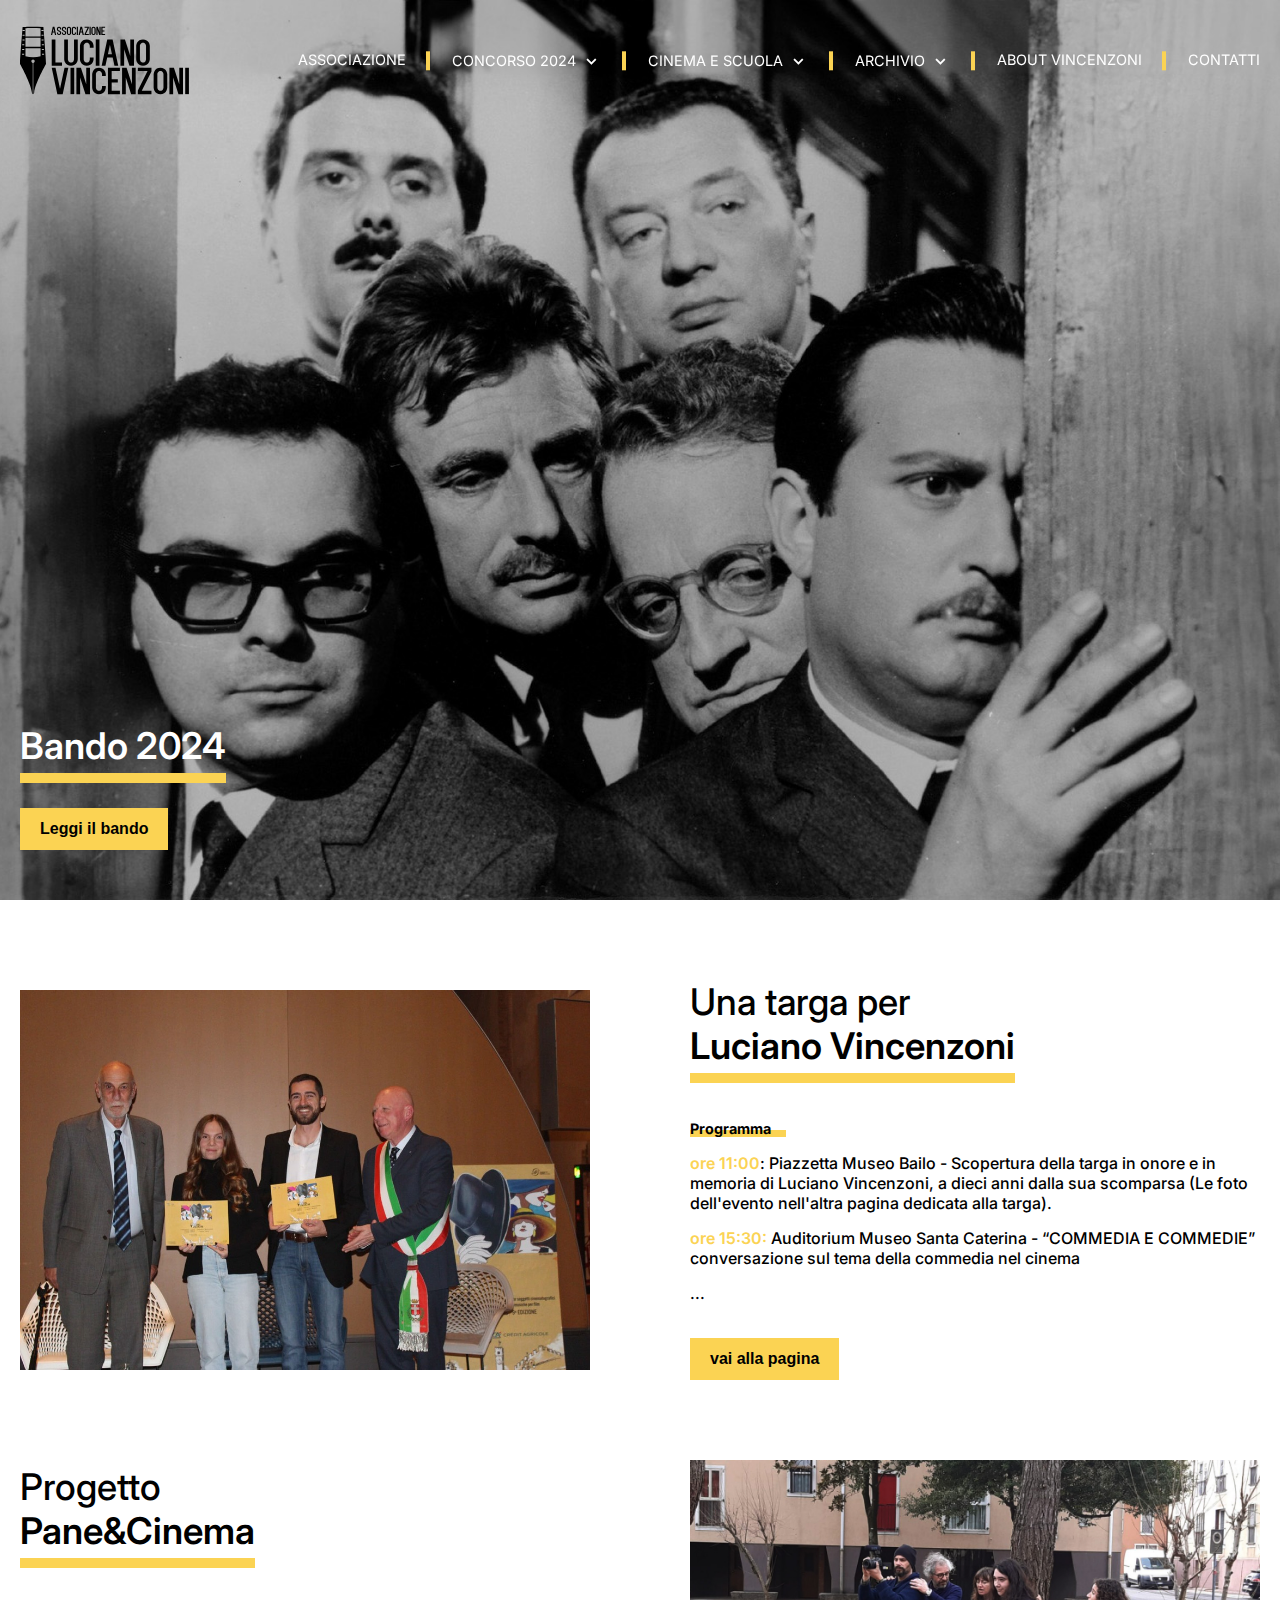
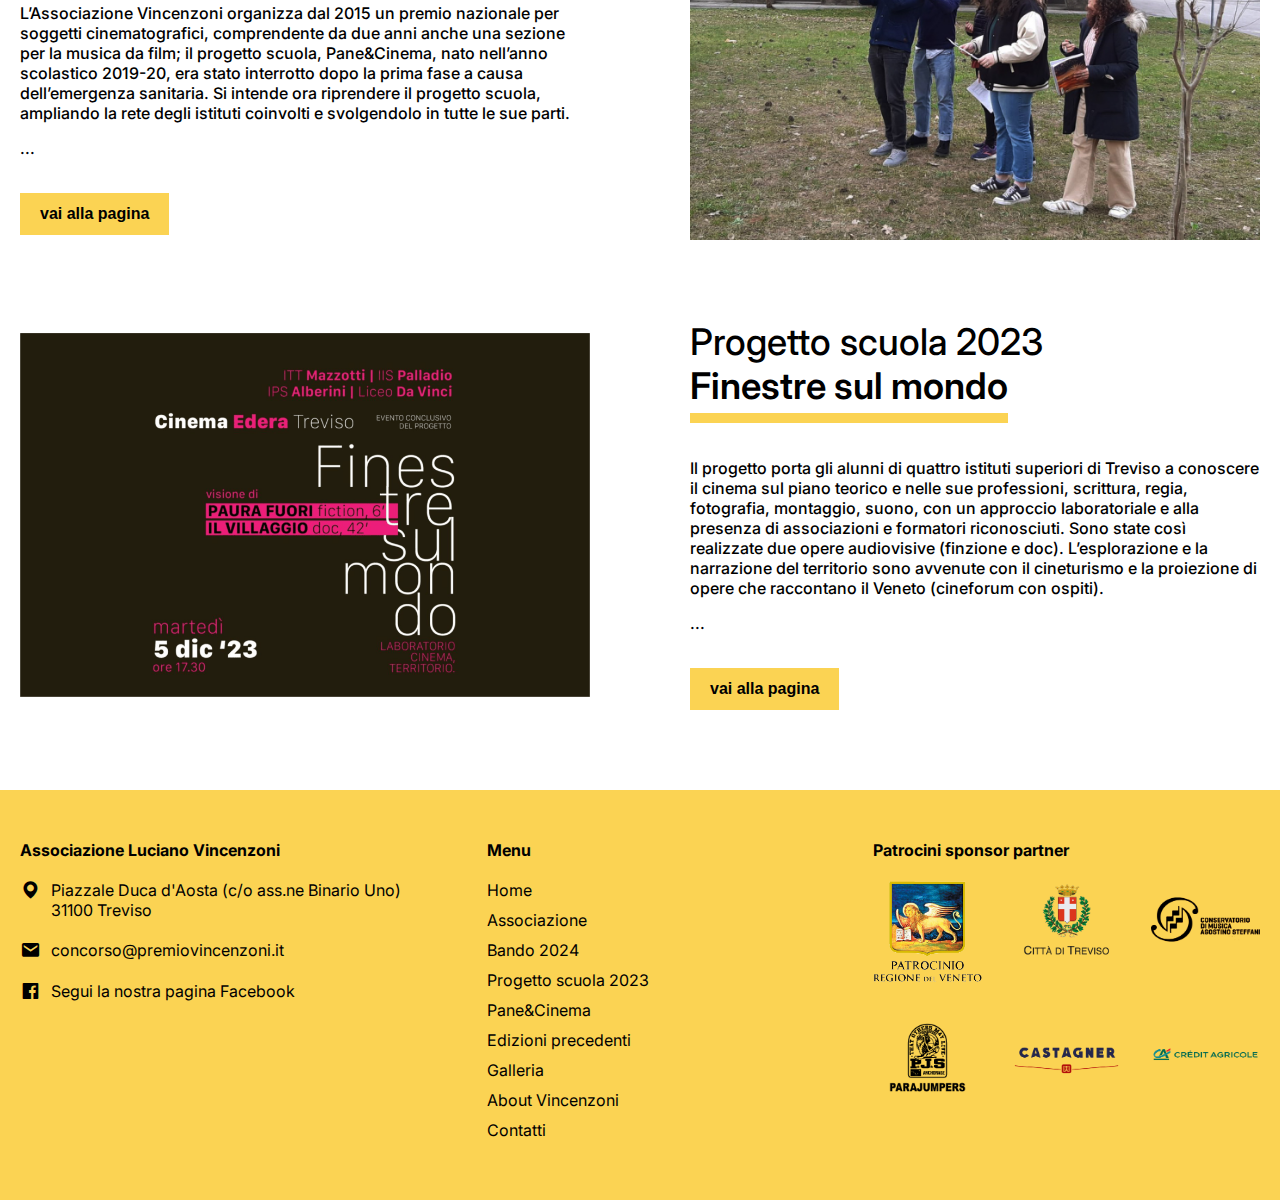
<file: index.html>
<!DOCTYPE html>
<html lang="it">
  <head>
    <meta charset="UTF-8" />
    <meta name="viewport" content="width=device-width, initial-scale=1.0" />
    <title>Home | Associazione Vincenzoni</title>
    <link rel="icon" href="assets/images/favicon.ico" type="image/x-icon" />
    <!-- Linking Box Icons for Icons -->
    <link
      href="https://unpkg.com/boxicons@2.1.4/css/boxicons.min.css"
      rel="stylesheet"
    />
    <link rel="stylesheet" href="assets/css/style.css" />
    <script src="assets/script/script.js" defer></script>
  </head>
  <body>
      
    <!-- Header or Navbar -->
    <header class="site-header" id="site-header">
      <navbar class="navbar">
        <!-- Navbar Logo -->
        <a href="index.html" class="logo-link" id="logo-image">
          <img
            src="assets/images/logo-black.svg"
            alt="Associazione Vincenzoni"
            class="logo-image black"
          />
          <img
            src="assets/images/logo-white.svg"
            alt="Associazione Vincenzoni"
            class="logo-image white"
          />
        </a>

        <!-- Navbar Links -->
        <ul class="menu-links">
          <li class="menu-item">
            <a href="./Associazione/Associazione.html">ASSOCIAZIONE</a>
          </li>
          <li class="menu-item has-dropdown">
            <a href="javascript:void(0)">
              CONCORSO 2024
              <i class="dropdown-icon bx bx-chevron-down"></i>
            </a>

            <!-- Navbar Dropdown Links -->
            <ul class="dropdown-links">
              <li class="dropdown-item">
                <a href="./Concorso 2024/Bando 2024/Concorso2024_Bando2024.html">Bando 2024</a>
              </li>
            </ul>
          </li>
          <li class="menu-item has-dropdown">
            <a href="javascript:void(0)">
              CINEMA E SCUOLA
              <i class="dropdown-icon bx bx-chevron-down"></i>
            </a>

            <!-- Navbar Dropdown Links -->
            <ul class="dropdown-links">
                
              <li class="dropdown-item">
                <a href="./Cinema e scuola/Progetto scuola 2023/ProgettoScuola2023.html">Progetto scuola 2023</a>
              </li>
              <li class="dropdown-item">
                <a href="./Cinema e scuola/Pane&Cinema/PaneECinema.html">Pane&amp;Cinema</a>
              </li>
    
            </ul>
          </li>
          <li class="menu-item has-dropdown">
            <a href="javascript:void(0)">
              ARCHIVIO
              <i class="dropdown-icon bx bx-chevron-down"></i>
            </a>

            <!-- Navbar Dropdown Links -->
            <ul class="dropdown-links">
              <li class="dropdown-item">
                <a href="./Archivio/Edizioni precedenti/Archivio_EdizioniPrecedenti.html">Edizioni precedenti</a>
              </li>
              <li class="dropdown-item">
                <a href="./Archivio/Galleria/Galleria.html">Galleria</a>
              </li>
            </ul>
          </li>
          <li class="menu-item">
            <a href="./About Vincenzoni/AboutVincenzoni.html">ABOUT VINCENZONI</a>
          </li>
          <li class="menu-item no-separator">
            <a href="./Contatti/Contatti.html">CONTATTI</a>
          </li>
        </ul>

        <!-- Menu Toggler Button -->
        <button class="menu-toggler" id="menu-toggler">
          <i class="bx bx-menu"></i>
        </button>
      </navbar>
    </header>

    <!-- Hero Section -->
    <section class="hero-section">
      <img
        src="assets/images/Signore_&_signori.jpg"
        alt="Signore&Signori"
        class="hero-image"
      />
      <div class="section-content">
        <div class="content-wrapper">
          <h2 class="section-title">
            <b>Bando 2024</b>
          </h2>
          <button onclick="window.location.href='https://valentina3097.github.io/associazionevincenzon/Concorso%202024/Bando%202024/Concorso2024_Bando2024.html'" class="hero-button">Leggi il bando</button>
        </div>
      </div>
    </section>

    <!-- Event Section -->
    <section class="event-section">
      <div class="section-content">
        <!-- Card List of Event Section -->
        <div class="card-list">
          <!-- Each Card of Card List -->
          <div class="card-item">
            <div class="card-image card-column">
              <h2 class="card-title mobile-title">
                Una targa per <br />
                <b>Luciano Vincenzoni</b>
              </h2>
              <img
                src="assets/images/una-giornata-per-vincenzoni_art.jpg"
                alt="Una Giornata Per Vincenzoni Art"
              />
            </div>
            <div class="card-content card-column">
              <h2 class="card-title">
                Una targa per <br />
                <b>Luciano Vincenzoni</b>
              </h2>
              <div class="card-details">
                <h3 class="card-subtitle">Programma</h3>
                <p class="card-text">
                  <b>ore 11:00</b>: Piazzetta Museo Bailo - Scopertura della
                  targa in onore e in memoria di Luciano Vincenzoni, a dieci
                  anni dalla sua scomparsa (Le foto dell'evento nell'altra
                  pagina dedicata alla targa).
                </p>
                <p class="card-text">
                  <b>ore 15:30:</b> Auditorium Museo Santa Caterina - “COMMEDIA
                  E COMMEDIE” conversazione sul tema della commedia nel cinema
                </p>
                <p class="card-text">...</p>
                <button onclick="window.location.href='https://valentina3097.github.io/associazionevincenzon/Archivio/Edizioni%20precedenti/Archivio_EdizioniPrecedenti.html'" class="card-button">vai alla pagina</button>
              </div>
            </div>
          </div>

          <!-- Each Card of Card List -->
          <div class="card-item">
            <div class="card-image card-column">
              <h2 class="card-title mobile-title">
                Progetto <br />
                <b>Pane&amp;Cinema</b>
              </h2>
              <img
                src="assets/images/02B_Pane-e-Cinema_Progetto-Scuola-2023.jpg"
                alt="Pane&Cinema photo"
              />
            </div>
            <div class="card-content card-column">
              <h2 class="card-title">
                Progetto <br />
                <b>Pane&amp;Cinema</b>
              </h2>
              <div class="card-details">
                <p class="card-text">
                  L’Associazione Vincenzoni organizza dal 2015 un premio nazionale per soggetti cinematografici, comprendente da due anni anche una sezione per la musica da film; il progetto scuola, Pane&amp;Cinema, nato nell’anno scolastico 2019-20, era stato interrotto dopo la prima fase a causa dell’emergenza sanitaria. Si intende ora riprendere il progetto scuola, ampliando la rete degli istituti coinvolti e svolgendolo in tutte le sue parti.
                </p>
                <p class="card-text">...</p>
                <button onclick="window.location.href='https://valentina3097.github.io/associazionevincenzon/Cinema%20e%20scuola/Pane&Cinema/PaneECinema.html'" class="card-button">vai alla pagina</button>
              </div>
            </div>
          </div>

          <!-- Each Card of Card List -->
          <div class="card-item">
            <div class="card-image card-column">
              <h2 class="card-title mobile-title">
                Progetto scuola 2023 <br />
                <b>Finestre sul mondo</b>
              </h2>
              <img
                src="assets/images/progetto-scuola-2023-finestre-sul-mondo-art.png"
                alt="Progetto Scuola 2023 Finestre Sul Mondo Art"
              />
            </div>
            <div class="card-content card-column">
              <h2 class="card-title">
                Progetto scuola 2023 <br />
                <b>Finestre sul mondo</b>
              </h2>
              <div class="card-details">
                <p class="card-text">
                  Il progetto porta gli alunni di quattro istituti superiori di Treviso a conoscere il cinema sul piano teorico e nelle sue professioni, scrittura, regia, fotografia, montaggio, suono, con un approccio laboratoriale e alla presenza di associazioni e formatori riconosciuti. Sono state così realizzate due opere audiovisive (finzione e doc). L’esplorazione e la narrazione del territorio sono avvenute con il cineturismo e la proiezione di opere che raccontano il Veneto (cineforum con ospiti).
                </p>
                <p class="card-text">...</p>
                <button onclick="window.location.href='https://valentina3097.github.io/associazionevincenzon/Cinema%20e%20scuola/Progetto%20scuola%202023/ProgettoScuola2023.html'" class="card-button">vai alla pagina</button>
              </div>
            </div>
          </div>
        </div>
      </div>
    </section>
<!-- Footer Section -->
<footer class="footer">
  <div class="section-content">
    <!-- Footer Contact Column -->
    <div class="footer-column contact">
      <h2 class="content-title">Associazione Luciano Vincenzoni</h2>
      <a href="https://maps.app.goo.gl/RJURYRFAy22mawodA" target="_blank">
        <i class="icon bx bxs-map"></i>
        <span
          >Piazzale Duca d'Aosta (c/o ass.ne Binario Uno) 31100
          Treviso</span
        >
      </a>
      <a href="mailto:concorso@premiovincenzoni.it">
        <i class="bx bxs-envelope"></i>
        <span>concorso@premiovincenzoni.it</span>
      </a>
      <a
        href="https://www.facebook.com/AssociazioneLucianoVincenzoni/?locale=it_IT"
        target="_blank"
      >
        <i class="bx bxl-facebook-square"></i>
        <span>Segui la nostra pagina Facebook</span>
      </a>
    </div>

    <div class="footer-column">
      <!-- Footer Links Column -->
      <div class="inner-column links">
        <h2 class="content-title">Menu</h2>
        <ul class="footer-links">
          <li class="link-item">
            <a href="./index.html">Home</a>
          </li>
          <li class="link-item">
            <a href="./Associazione/Associazione.html">Associazione</a>
          </li>
          <li class="link-item">
            <a href="./Concorso 2024/Bando 2024/Concorso2024_Bando2024.html">Bando 2024</a>
          </li>
          <li class="link-item">
            <a href="./Cinema e scuola/Progetto scuola 2023/ProgettoScuola2023.html">Progetto scuola 2023</a>
          </li>
          <li class="link-item">
            <a href="./Cinema e scuola/Pane&Cinema/PaneECinema.html">Pane&amp;Cinema</a>
          </li>
          <li class="link-item">
            <a href="./Archivio/Edizioni precedenti/Archivio_EdizioniPrecedenti.html">Edizioni precedenti</a>
          </li>
          <li class="link-item">
            <a href="./Archivio/Galleria/Galleria.html">Galleria</a>
          </li>              
          <li class="link-item">
            <a href="./About Vincenzoni/AboutVincenzoni.html">About Vincenzoni</a>
          </li>
          <li class="link-item">
            <a href="./Contatti/Contatti.html">Contatti</a>
          </li>
        </ul>
      </div>

      <!-- Footer Sponsors Column -->
      <div class="inner-column sponsors">
        <h2 class="content-title">Patrocini sponsor partner</h2>
        <div class="sponsor-list">
          <img
            src="assets/images/patrocinio-regione-veneto-logo.png"
            alt="Patrocinio Regione Veneto"
            class="sponsor-image"
          />
          <img
            src="assets/images/citta-di-treviso-logo.png"
            alt="Citta Di Treviso"
            class="sponsor-image"
          />
          <img
            src="assets/images/conservatorio-di-musica-agostino-steffani-logo.png"
            alt="Conservatorio Di MMusica Agostino Steffani"
            class="sponsor-image"
          />
          <img
            src="assets/images/parajumpers-logo.png"
            alt="Parajumpers"
            class="sponsor-image"
          />
          <img
            src="assets/images/castagner-logo.png"
            alt="Castagner"
            class="sponsor-image"
          />
          <img
            src="assets/images/credit-agricole-logo.png"
            alt="Credit Agricole"
            class="sponsor-image"
          />
        </div>
      </div>
    </div>
  </div>
</footer>
  </body>
</html>
</file>
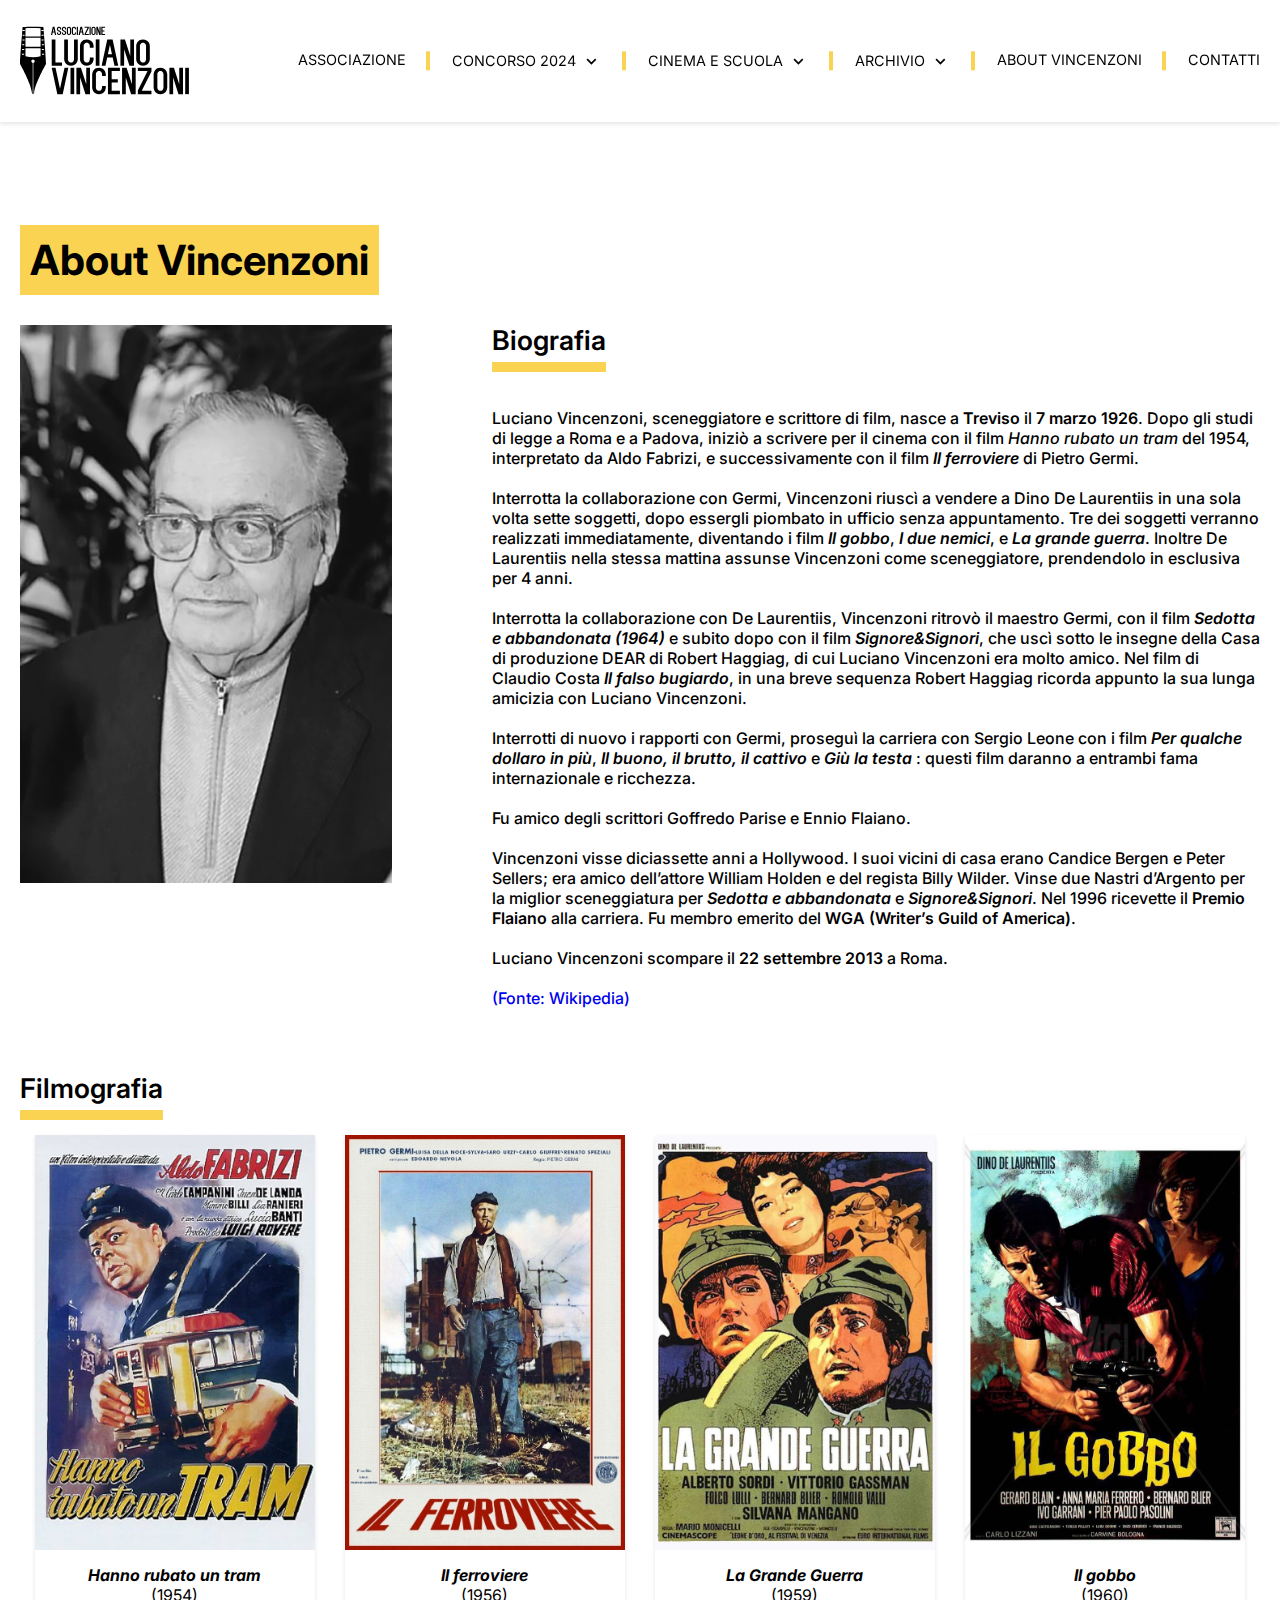
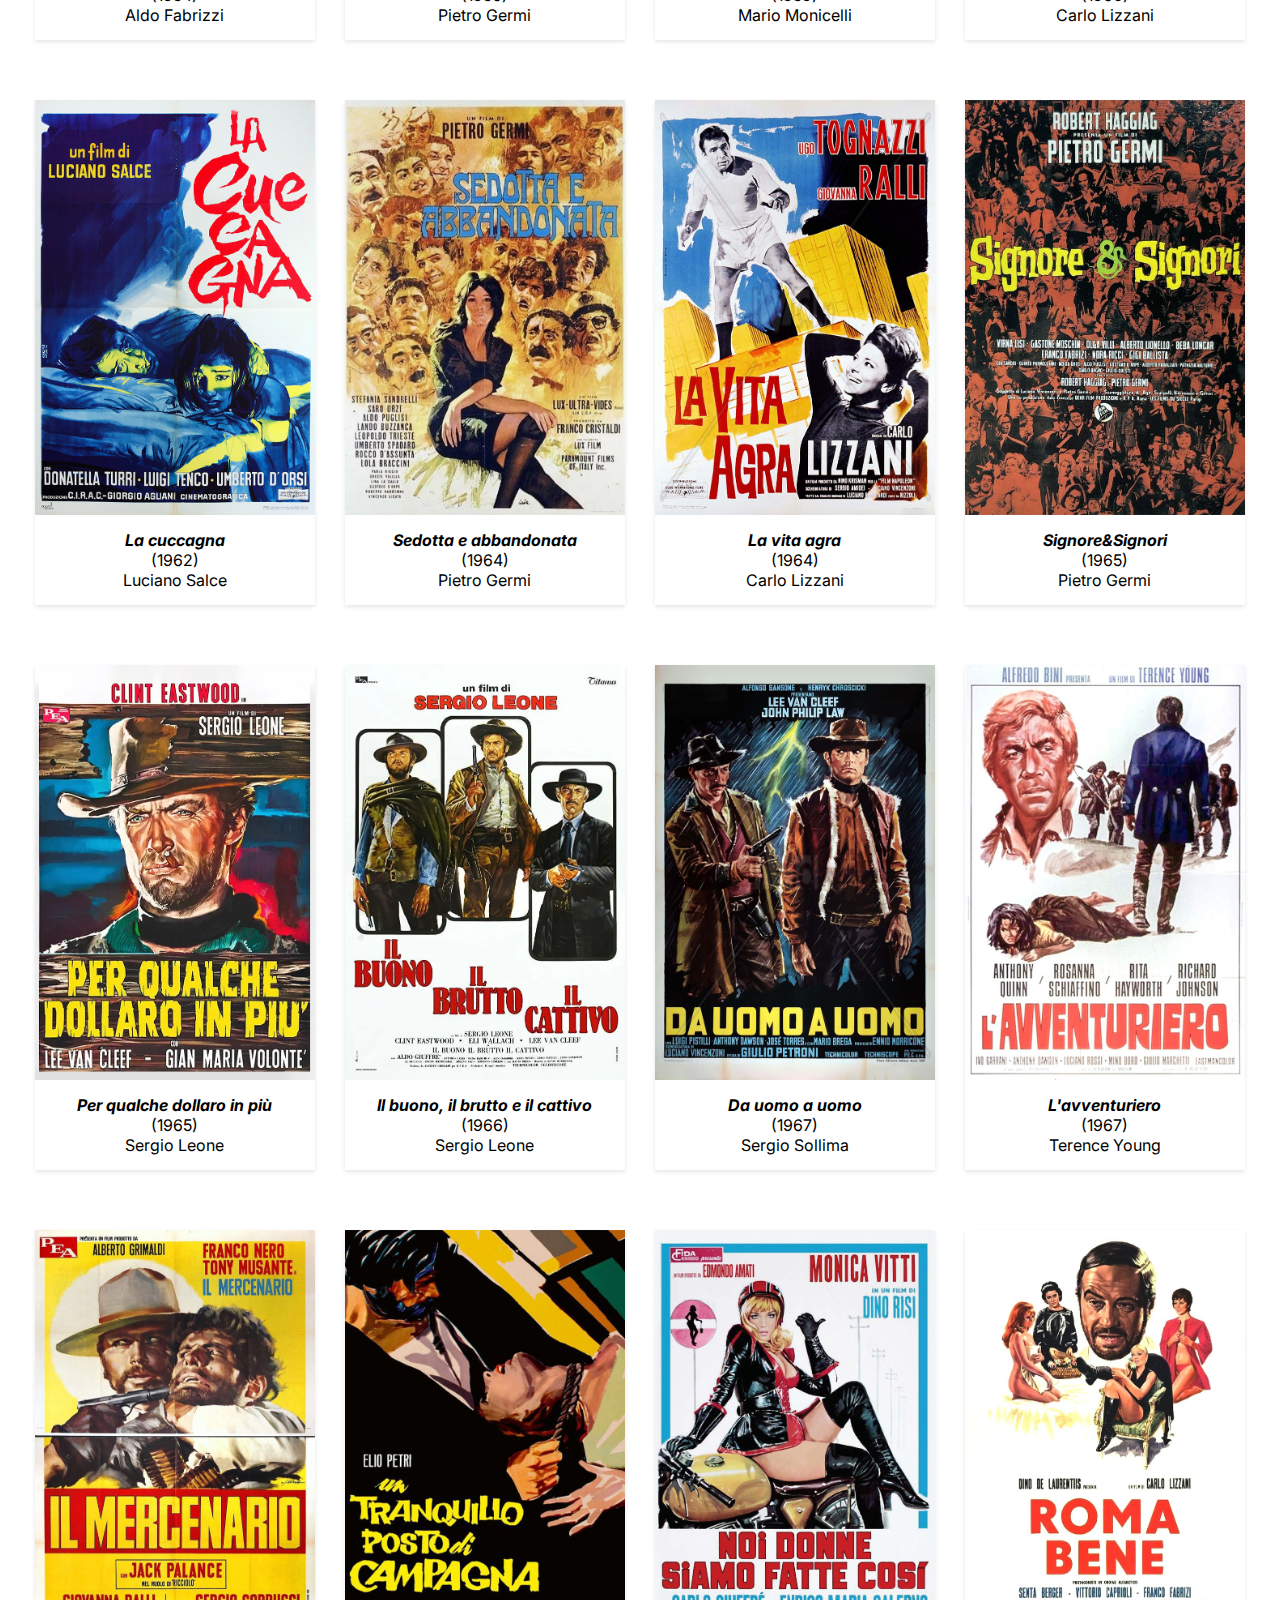
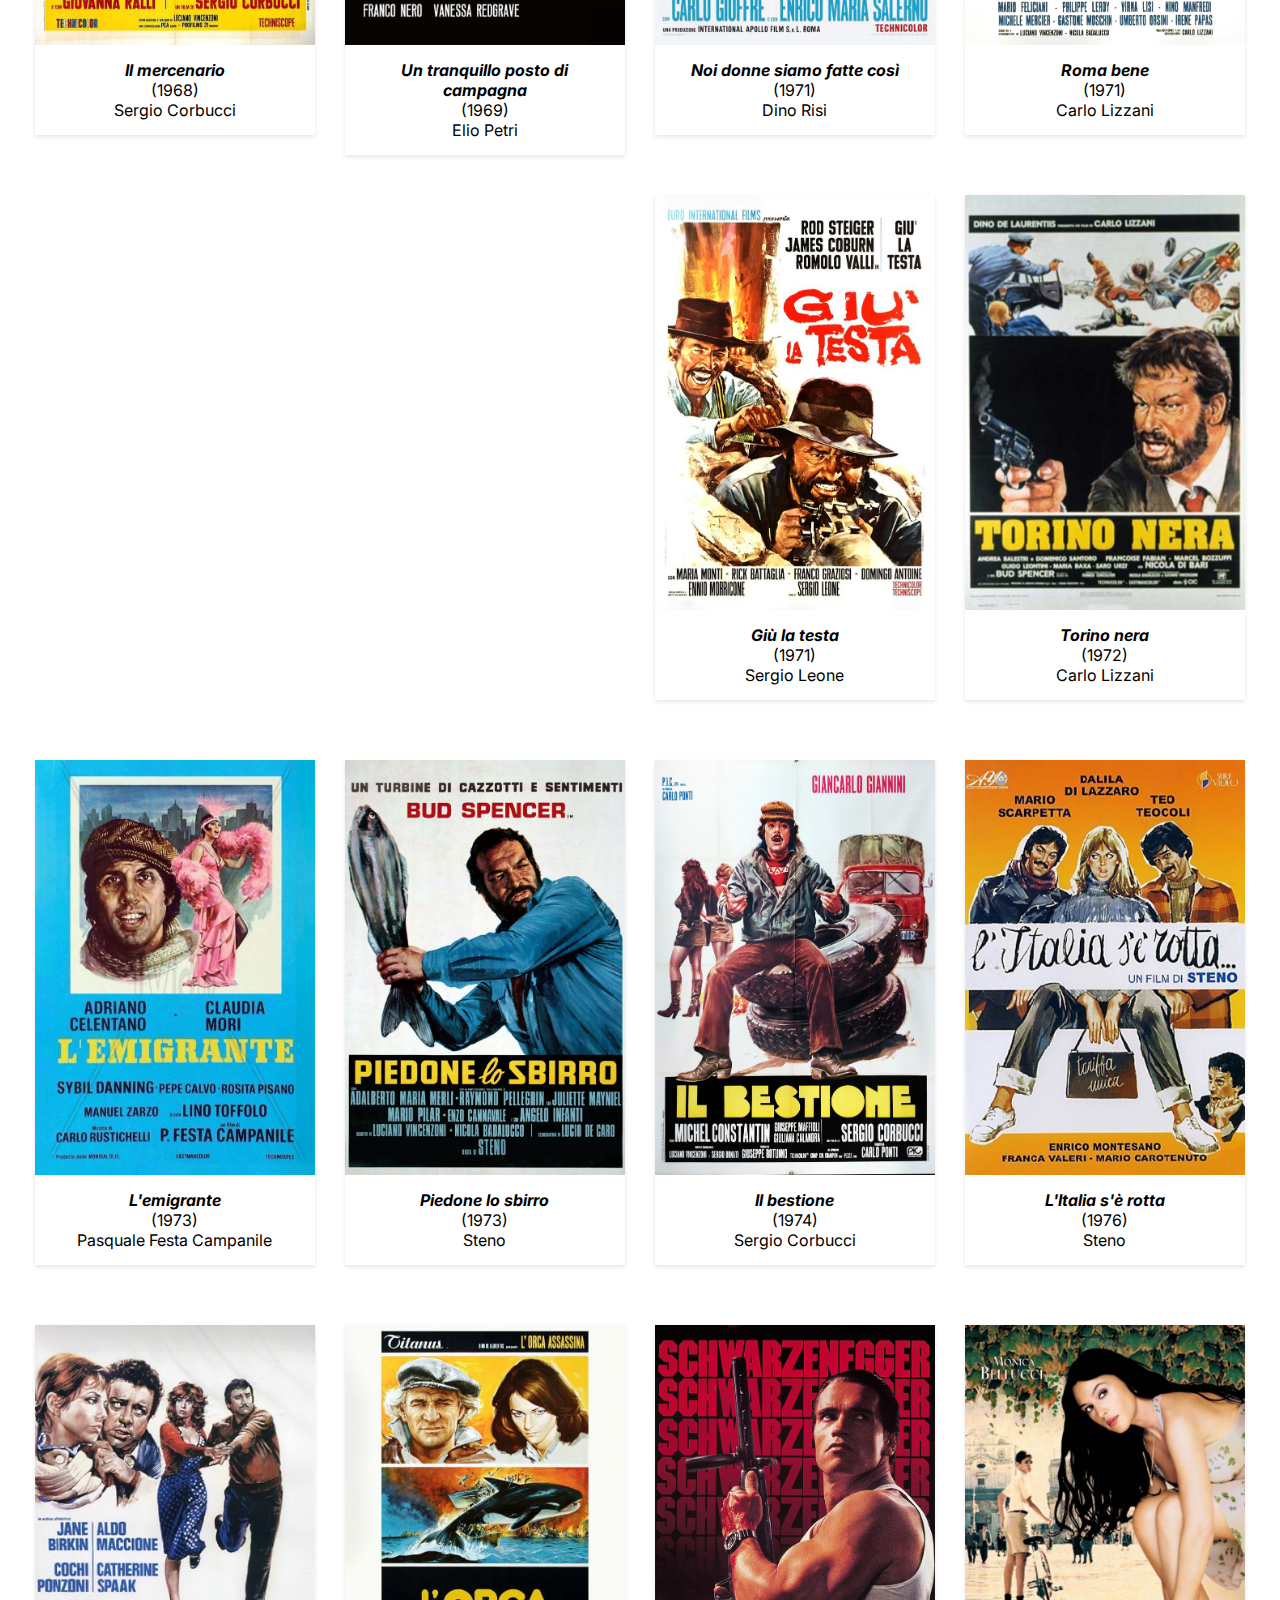
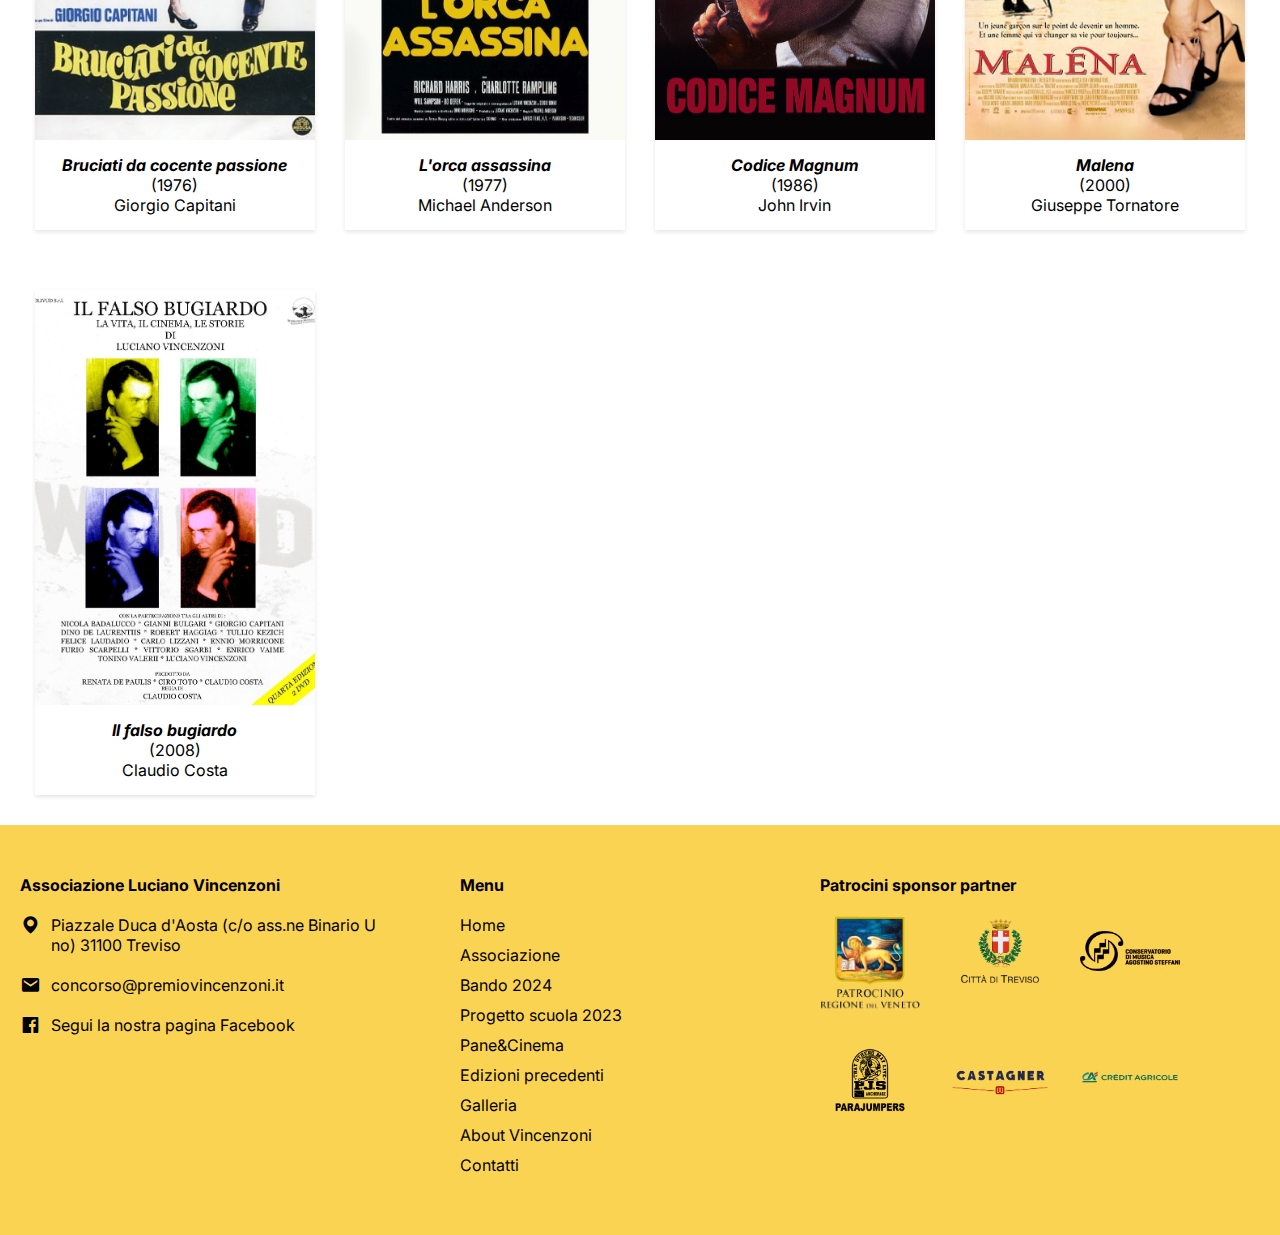
<file: About Vincenzoni/AboutVincenzoni.html>
<!DOCTYPE html>
<html lang="it">
  <head>
    <meta charset="UTF-8" />
    <meta name="viewport" content="width=device-width, initial-scale=1.0" />
    <title>About Vincenzoni | Associazione Vincenzoni</title>
    <link rel="icon" href="assets/images/favicon.ico" type="image/x-icon" />
<!-- Linking Box Icons for Icons -->
    <link
      href="https://unpkg.com/boxicons@2.1.4/css/boxicons.min.css"
      rel="stylesheet"
    />
    <link rel="stylesheet" href="assets/css/AboutVincenzoni_style.css" />
    <script src="assets/script/AboutVincenzoni_script.js" defer></script>
  </head>
  <body>
      
<!-- Header or Navbar -->
    <header class="site-header" id="site-header">
      <navbar class="navbar">
        <!-- Navbar Logo -->
        <a href="../index.html" class="logo-link" id="logo-image">
          <img
            src="assets/images/logo-black.svg"
            alt="Associazione Vincenzoni"
            class="logo-image black"
          />
        </a>

        <!-- Navbar Links -->
        <ul class="menu-links">
          <li class="menu-item">
            <a href="../Associazione/Associazione.html">ASSOCIAZIONE</a>
          </li>
          <li class="menu-item has-dropdown">
            <a href="javascript:void(0)">
              CONCORSO 2024
              <i class="dropdown-icon bx bx-chevron-down"></i>
            </a>

            <!-- Navbar Dropdown Links -->
            <ul class="dropdown-links">
              <li class="dropdown-item">
                <a href="../Concorso 2024/Bando 2024/Concorso2024_Bando2024.html">Bando 2024</a>
              </li>
            </ul>
          </li>
          <li class="menu-item has-dropdown">
            <a href="javascript:void(0)">
              CINEMA E SCUOLA
              <i class="dropdown-icon bx bx-chevron-down"></i>
            </a>

            <!-- Navbar Dropdown Links -->
            <ul class="dropdown-links">
              <li class="dropdown-item">
                <a href="../Cinema e scuola/Progetto scuola 2023/ProgettoScuola2023.html">Progetto scuola 2023</a>
              </li>
              <li class="dropdown-item">
                <a href="../Cinema e scuola/Pane&Cinema/PaneECinema.html">Pane&amp;Cinema</a>
              </li>
            </ul>
          </li>
          <li class="menu-item has-dropdown">
            <a href="javascript:void(0)">
              ARCHIVIO
              <i class="dropdown-icon bx bx-chevron-down"></i>
            </a>

            <!-- Navbar Dropdown Links -->
            <ul class="dropdown-links">
              <li class="dropdown-item">
                <a href="../Archivio/Edizioni precedenti/Archivio_EdizioniPrecedenti.html">Edizioni precedenti</a>
              </li>
              <li class="dropdown-item">
                <a href="../Archivio/Galleria/Galleria.html">Galleria</a>
              </li>
            </ul>
          </li>
          <li class="menu-item">
            <a href="About Vincenzoni.html">ABOUT VINCENZONI</a>
          </li>
          <li class="menu-item no-separator">
            <a href="../Contatti/Contatti.html">CONTATTI</a>
          </li>
        </ul>

        <!-- Menu Toggler Button -->
        <button class="menu-toggler" id="menu-toggler">
          <i class="bx bx-menu"></i>
        </button>
      </navbar>
    </header>

<!-- Page title Section -->
    <section class="page-title-section">
        <div class="page-title-content">
            <h1>About Vincenzoni</h1>
        </div>
    </section>

 <!-- Bio Section -->
  <section class="event-section">
    <div class="section-content">
        
      <!-- Card List of Event Section -->
      <div class="card-list">
          
        <!-- Each Card of Card List -->
        <div class="card-item">
          <div class="card-image card-column">
            <h2 class="card-title mobile-title">
              <b>Biografia</b>
            </h2>
            <img
              src="assets/images/Luciano_Vincenzoni.jpg"
              alt="Luciano Vincenzoni portrait"
            />
          </div>
          <div class="card-content card-column">
            <h2 class="card-title">
              <b>Biografia</b>
            </h2>
              
            <div class="card-details">
              <p class="card-text">
                 Luciano Vincenzoni, sceneggiatore e scrittore di film, nasce a <b>Treviso</b> il <b>7 marzo 1926</b>.
                 Dopo gli studi di legge a Roma e a Padova, iniziò a scrivere per il cinema con il film <i>Hanno rubato un tram</i> del 1954, interpretato da Aldo Fabrizi, e successivamente con il film <i><b>Il ferroviere</b></i> di Pietro Germi.
                 <br /><br /> 
                 Interrotta la collaborazione con Germi, Vincenzoni riuscì a vendere a Dino De Laurentiis in una sola volta sette soggetti, dopo essergli piombato in ufficio senza appuntamento. Tre dei soggetti verranno realizzati immediatamente, diventando i film <i><b>Il gobbo</b></i>, <i><b>I due nemici</b></i>, e <i><b>La grande guerra</b></i>. Inoltre De Laurentiis nella stessa mattina assunse Vincenzoni come sceneggiatore, prendendolo in esclusiva per 4 anni.
                 <br /><br /> 
                 Interrotta  la collaborazione con De Laurentiis, Vincenzoni ritrovò il maestro Germi, con il film <i><b>Sedotta e abbandonata (1964)</b></i> e subito dopo con il film <i><b>Signore&amp;Signori</b></i>, che uscì sotto le insegne della Casa di produzione DEAR di Robert Haggiag, di cui Luciano Vincenzoni era molto amico. Nel film di Claudio Costa <i><b>Il falso bugiardo</b></i>, in  una breve sequenza Robert Haggiag ricorda appunto la sua lunga amicizia con Luciano Vincenzoni.
                 <br /><br /> 
                 Interrotti di nuovo i rapporti con Germi, proseguì la carriera con Sergio Leone con i film <i><b>Per qualche dollaro in più</b></i>, <i><b>Il buono, il brutto, il cattivo</b></i> e <i><b>Giù la testa</b></i> : questi film daranno a entrambi fama internazionale e ricchezza.
                 <br /><br /> 
                 Fu amico degli scrittori Goffredo Parise e Ennio Flaiano.
                 <br /><br /> 
                 Vincenzoni visse diciassette anni a Hollywood. I suoi vicini di casa erano Candice Bergen e Peter Sellers; era  amico dell’attore William Holden e del regista Billy Wilder.
                 Vinse due Nastri d’Argento per la miglior sceneggiatura per <i><b>Sedotta e abbandonata</b></i> e <i><b>Signore&amp;Signori</b></i>. Nel 1996 ricevette il <b>Premio Flaiano</b> alla carriera. Fu membro emerito del <b>WGA (Writer’s Guild of America)</b>.
                 <br /><br /> 
                 Luciano Vincenzoni scompare il <b>22 settembre 2013</b> a Roma.
                 <br /><br /> 
                 <a href="https://it.wikipedia.org/wiki/Luciano_Vincenzoni" target="_blank" class="link">(Fonte: Wikipedia)</a>
              </p>
            </div>
              
          </div>
        </div> 
          
    </div>      
  </div>      
 </section>      
  
      
      
      
 <!-- Filmography Section -->
  <section class="film-section">
    <div class="section-content">
      <!-- Card List of Event Section -->
          
            <h2 class="card-title mobile-title">
              <b>Filmografia</b>
            </h2>
          <div class="card-content card-column">
            <h2 class="card-title">
              <b>Filmografia</b>
            </h2>
              
                <div class="responsive">
                  <div class="gallery">
                    <a target="_blank" href="https://www.dailymotion.com/video/x70dmlx">
                      <img src="assets/images/Hanno_rubato_un_tram.jpg" alt="Hanno rubato un tram" width="600" height="400">
                    </a>
                    <div class="desc"><i><b>Hanno rubato un tram</b></i> <br>
                                            (1954)<br>
                                            Aldo Fabrizzi</div>
                  </div>
                </div>


                <div class="responsive">
                  <div class="gallery">
                    <a target="_blank" href="#">
                      <img src="assets/images/Il_ferroviere.jpg" alt="Il ferroviere" width="600" height="400">
                    </a>
                    <div class="desc"><i><b>Il ferroviere</b></i> <br>
                                            (1956)<br>
                                            Pietro Germi</div>                  
                  </div>
                </div>

                <div class="responsive">
                  <div class="gallery">
                    <a target="_blank" href="#">
                      <img src="assets/images/La_Grande_Guerra.jpg" alt="La Grande Guerra" width="600" height="400">
                    </a>
                    <div class="desc"><i><b>La Grande Guerra</b></i> <br>
                                            (1959)<br>
                                            Mario Monicelli</div>                  
                  </div>
                </div>

                <div class="responsive">
                  <div class="gallery">
                    <a target="_blank" href="#">
                      <img src="assets/images/Il_gobbo.jpg" alt="Il gobbo" width="600" height="400">
                    </a>
                    <div class="desc"><i><b>Il gobbo</b></i> <br>
                                            (1960)<br>
                                            Carlo Lizzani</div>                  
                  </div>
                </div>
              
                <div class="responsive">
                  <div class="gallery">
                    <a target="_blank" href="#">
                      <img src="assets/images/La_cuccagna.jpg" alt="La cuccagna" width="600" height="400">
                    </a>
                    <div class="desc"><i><b>La cuccagna</b></i> <br>
                                            (1962)<br>
                                            Luciano Salce</div>                  
                  </div>
                </div>
              
                <div class="responsive">
                  <div class="gallery">
                    <a target="_blank" href="#">
                      <img src="assets/images/Sedotta_e_abbandonata.jpg" alt="Sedotta e abbandonata" width="600" height="400">
                    </a>
                    <div class="desc"><i><b>Sedotta e abbandonata</b></i> <br>
                                            (1964)<br>
                                            Pietro Germi</div>                  
                  </div>
                </div>              
              
                <div class="responsive">
                  <div class="gallery">
                    <a target="_blank" href="#">
                      <img src="assets/images/La_vita_agra.jpg" alt="La vita agra" width="600" height="400">
                    </a>
                    <div class="desc"><i><b>La vita agra</b></i> <br>
                                            (1964)<br>
                                            Carlo Lizzani</div>                  
                  </div>
                </div>              
              
                <div class="responsive">
                  <div class="gallery">
                    <a target="_blank" href="#">
                      <img src="assets/images/Signore_e_signori.jpg" alt="Signore & Signori" width="600" height="400">
                    </a>
                    <div class="desc"><i><b>Signore&amp;Signori</b></i> <br>
                                            (1965)<br>
                                            Pietro Germi</div>                  
                  </div>
                </div>              
              
                <div class="responsive">
                  <div class="gallery">
                    <a target="_blank" href="#">
                      <img src="assets/images/Per_qualche_dollaro_in_piu.jpg" alt="Per qualche dollaro in più" width="600" height="400">
                    </a>
                    <div class="desc"><i><b>Per qualche dollaro in più</b></i> <br>
                                            (1965)<br>
                                            Sergio Leone</div>                  
                  </div>
                </div>              
              
                <div class="responsive">
                  <div class="gallery">
                    <a target="_blank" href="#">
                      <img src="assets/images/Il_buono_il_brutto_e_il_cattivo.jpg" alt="Il buono, il brutto e il cattivo" width="600" height="400">
                    </a>
                    <div class="desc"><i><b>Il buono, il brutto e il cattivo</b></i> <br>
                                            (1966)<br> 
                                            Sergio Leone</div>                  
                  </div>
                </div>              
              
                <div class="responsive">
                  <div class="gallery">
                    <a target="_blank" href="#">
                      <img src="assets/images/Da_uomo_a_uomo.jpg" alt="Da uomo a uomo" width="600" height="400">
                    </a>
                    <div class="desc"><i><b>Da uomo a uomo</b></i> <br>
                                            (1967)<br>
                                            Sergio Sollima</div>                  
                  </div>
                </div>               
              
                <div class="responsive">
                  <div class="gallery">
                    <a target="_blank" href="#">
                      <img src="assets/images/L_avventuriero.jpg" alt="L'avventuriero" width="600" height="400">
                    </a>
                    <div class="desc"><i><b>L'avventuriero</b></i> <br>
                                            (1967)<br> 
                                            Terence Young</div>                  
                  </div>
                </div>              
              
                <div class="responsive">
                  <div class="gallery">
                    <a target="_blank" href="#">
                      <img src="assets/images/Il_mercenario.jpg" alt="Il mercenario" width="600" height="400">
                    </a>
                    <div class="desc"><i><b>Il mercenario</b></i> <br>
                                            (1968)<br> 
                                            Sergio Corbucci</div>                  
                  </div>
                </div>              
              
                <div class="responsive">
                  <div class="gallery">
                    <a target="_blank" href="#">
                      <img src="assets/images/Un_tranquillo_posto_di_campagna.jpg" alt="Un tranquillo posto di campagna" width="600" height="400">
                    </a>
                    <div class="desc"><i><b>Un tranquillo posto di campagna</b></i> <br>
                                            (1969)<br> 
                                            Elio Petri</div>                  
                  </div>
                </div>               
              
                <div class="responsive">
                  <div class="gallery">
                    <a target="_blank" href="#">
                      <img src="assets/images/Noi_donne_siamo_fatte_così.jpg" alt="Noi donne siamo fatte così" width="600" height="400">
                    </a>
                    <div class="desc"><i><b>Noi donne siamo fatte così</b></i> <br>
                                            (1971)<br> 
                                            Dino Risi</div>                  
                  </div>
                </div>              
              
                <div class="responsive">
                  <div class="gallery">
                    <a target="_blank" href="#">
                      <img src="assets/images/Roma_bene.jpg" alt="Roma bene" width="600" height="400">
                    </a>
                    <div class="desc"><i><b>Roma bene</b></i> <br>
                                            (1971)<br> 
                                            Carlo Lizzani</div>                  
                  </div>
                </div>
              
                <div class="responsive">
                  <div class="gallery">
                    <a target="_blank" href="#">
                      <img src="assets/images/Giu_la_testa.jpg" alt="Giù la testa" width="600" height="400">
                    </a>
                    <div class="desc"><i><b>Giù la testa</b></i> <br>
                                            (1971)<br> 
                                            Sergio Leone</div>                  
                  </div>
                </div>              
              
                <div class="responsive">
                  <div class="gallery">
                    <a target="_blank" href="#">
                      <img src="assets/images/Torino_nera.jpg" alt="Torino nera" width="600" height="400">
                    </a>
                    <div class="desc"><i><b>Torino nera</b></i> <br>
                                            (1972)<br> 
                                            Carlo Lizzani</div>                  
                  </div>
                </div>              
              
                <div class="responsive">
                  <div class="gallery">
                    <a target="_blank" href="#">
                      <img src="assets/images/L_emigrante.jpg" alt="L'emigrante" width="600" height="400">
                    </a>
                    <div class="desc"><i><b>L'emigrante</b></i> <br>
                                            (1973)<br> 
                                            Pasquale Festa Campanile</div>                  
                  </div>
                </div>              
              
                <div class="responsive">
                  <div class="gallery">
                    <a target="_blank" href="#">
                      <img src="assets/images/Piedone_lo_sbirro.jpg" alt="Piedone lo sbirro" width="600" height="400">
                    </a>
                    <div class="desc"><i><b>Piedone lo sbirro</b></i> <br>
                                            (1973)<br> 
                                            Steno</div>                  
                  </div>
                </div>              
              
                <div class="responsive">
                  <div class="gallery">
                    <a target="_blank" href="#">
                      <img src="assets/images/Il_bestione.jpg" alt="Il bestione" width="600" height="400">
                    </a>
                    <div class="desc"><i><b>Il bestione</b></i> <br>
                                            (1974)<br> 
                                            Sergio Corbucci</div>                  
                  </div>
                </div>              
              
                <div class="responsive">
                  <div class="gallery">
                    <a target="_blank" href="#">
                      <img src="assets/images/L_Italia_s_è_rotta.jpg" alt="L'Italia s'è rotta" width="600" height="400">
                    </a>
                    <div class="desc"><i><b>L'Italia s'è rotta</b></i> <br>
                                            (1976)<br> 
                                            Steno</div>                  
                  </div>
                </div>              
              
                <div class="responsive">
                  <div class="gallery">
                    <a target="_blank" href="#">
                      <img src="assets/images/Bruciati_da_cocente_passione.jpg" alt="Bruciati da cocente passione" width="600" height="400">
                    </a>
                    <div class="desc"><i><b>Bruciati da cocente passione</b></i> <br>
                                            (1976)<br> 
                                            Giorgio Capitani</div>                  
                  </div>
                </div>              
              
                <div class="responsive">
                  <div class="gallery">
                    <a target="_blank" href="#">
                      <img src="assets/images/L_orca_assassina.jpg" alt="L'orca assassina" width="600" height="400">
                    </a>
                    <div class="desc"><i><b>L'orca assassina</b></i> <br>
                                            (1977)<br> 
                                            Michael Anderson</div>                  
                  </div>
                </div>              
              
                <div class="responsive">
                  <div class="gallery">
                    <a target="_blank" href="#">
                      <img src="assets/images/Codice_Magnum.jpg" alt="Codice Magnum" width="600" height="400">
                    </a>
                    <div class="desc"><i><b>Codice Magnum</b></i> <br>
                                            (1986)<br> 
                                            John Irvin</div>                  
                  </div>
                </div>              
              
                <div class="responsive">
                  <div class="gallery">
                    <a target="_blank" href="#">
                      <img src="assets/images/Malena.jpg" alt="Malena" width="600" height="400">
                    </a>
                    <div class="desc"><i><b>Malena</b></i> <br>
                                            (2000)<br> 
                                            Giuseppe Tornatore</div>                  
                  </div>
                </div>
              
                <div class="responsive">
                  <div class="gallery">
                    <a target="_blank" href="#">
                      <img src="assets/images/Il_falso_bugiardo.jpg" alt="Il falso bugiardo" width="600" height="400">
                    </a>
                    <div class="desc"><i><b>Il falso bugiardo</b></i> <br>
                                            (2008)<br> 
                                            Claudio Costa</div>                  
                  </div>
                </div>              
              
              
                <div class="clearfix"></div>

              
          </div>
        </div> 
          
 </section>      
      
      
      
<!-- Footer Section -->
<footer class="footer">
  <div class="section-content">
    <!-- Footer Contact Column -->
    <div class="footer-column contact">
      <h2 class="content-title">Associazione Luciano Vincenzoni</h2>
      <a href="https://maps.app.goo.gl/RJURYRFAy22mawodA" target="_blank">
        <i class="icon bx bxs-map"></i>
        <span
          >Piazzale Duca d'Aosta (c/o ass.ne Binario Uno) 31100
          Treviso</span
        >
      </a>
      <a href="mailto:concorso@premiovincenzoni.it">
        <i class="bx bxs-envelope"></i>
        <span>concorso@premiovincenzoni.it</span>
      </a>
      <a
        href="https://www.facebook.com/AssociazioneLucianoVincenzoni/?locale=it_IT"
        target="_blank"
      >
        <i class="bx bxl-facebook-square"></i>
        <span>Segui la nostra pagina Facebook</span>
      </a>
    </div>

    <div class="footer-column">
      <!-- Footer Links Column -->
      <div class="inner-column links">
        <h2 class="content-title">Menu</h2>
        <ul class="footer-links">
          <li class="link-item">
            <a href="../index.html">Home</a>
          </li>
          <li class="link-item">
            <a href="../Associazione/Associazione.html">Associazione</a>
          </li>
          <li class="link-item">
            <a href="../Concorso 2024/Bando 2024/Concorso2024_Bando2024.html">Bando 2024</a>
          </li>
          <li class="link-item">
            <a href="../Cinema e scuola/Progetto scuola 2023/ProgettoScuola2023.html">Progetto scuola 2023</a>
          </li>
          <li class="link-item">
            <a href="../Cinema e scuola/Pane&Cinema/PaneECinema.html">Pane&amp;Cinema</a>
          </li>
          <li class="link-item">
            <a href="../Archivio/Edizioni precedenti/Archivio_EdizioniPrecedenti.html">Edizioni precedenti</a>
          </li>
          <li class="link-item">
            <a href="../Archivio/Galleria/Galleria.html">Galleria</a>
          </li>              
          <li class="link-item">
            <a href="../About Vincenzoni/AboutVincenzoni.html">About Vincenzoni</a>
          </li>
          <li class="link-item">
            <a href="../Contatti/Contatti.html">Contatti</a>
          </li>
        </ul>
      </div>

      <!-- Footer Sponsors Column -->
      <div class="inner-column sponsors">
        <h2 class="content-title">Patrocini sponsor partner</h2>
        <div class="sponsor-list">
          <img
            src="assets/images/patrocinio-regione-veneto-logo.png"
            alt="Patrocinio Regione Veneto"
            class="sponsor-image"
          />
          <img
            src="assets/images/citta-di-treviso-logo.png"
            alt="Citta Di Treviso"
            class="sponsor-image"
          />
          <img
            src="assets/images/conservatorio-di-musica-agostino-steffani-logo.png"
            alt="Conservatorio Di MMusica Agostino Steffani"
            class="sponsor-image"
          />
          <img
            src="assets/images/parajumpers-logo.png"
            alt="Parajumpers"
            class="sponsor-image"
          />
          <img
            src="assets/images/castagner-logo.png"
            alt="Castagner"
            class="sponsor-image"
          />
          <img
            src="assets/images/credit-agricole-logo.png"
            alt="Credit Agricole"
            class="sponsor-image"
          />
        </div>
      </div>
    </div>
  </div>
</footer>
  </body>
</html>
</file>
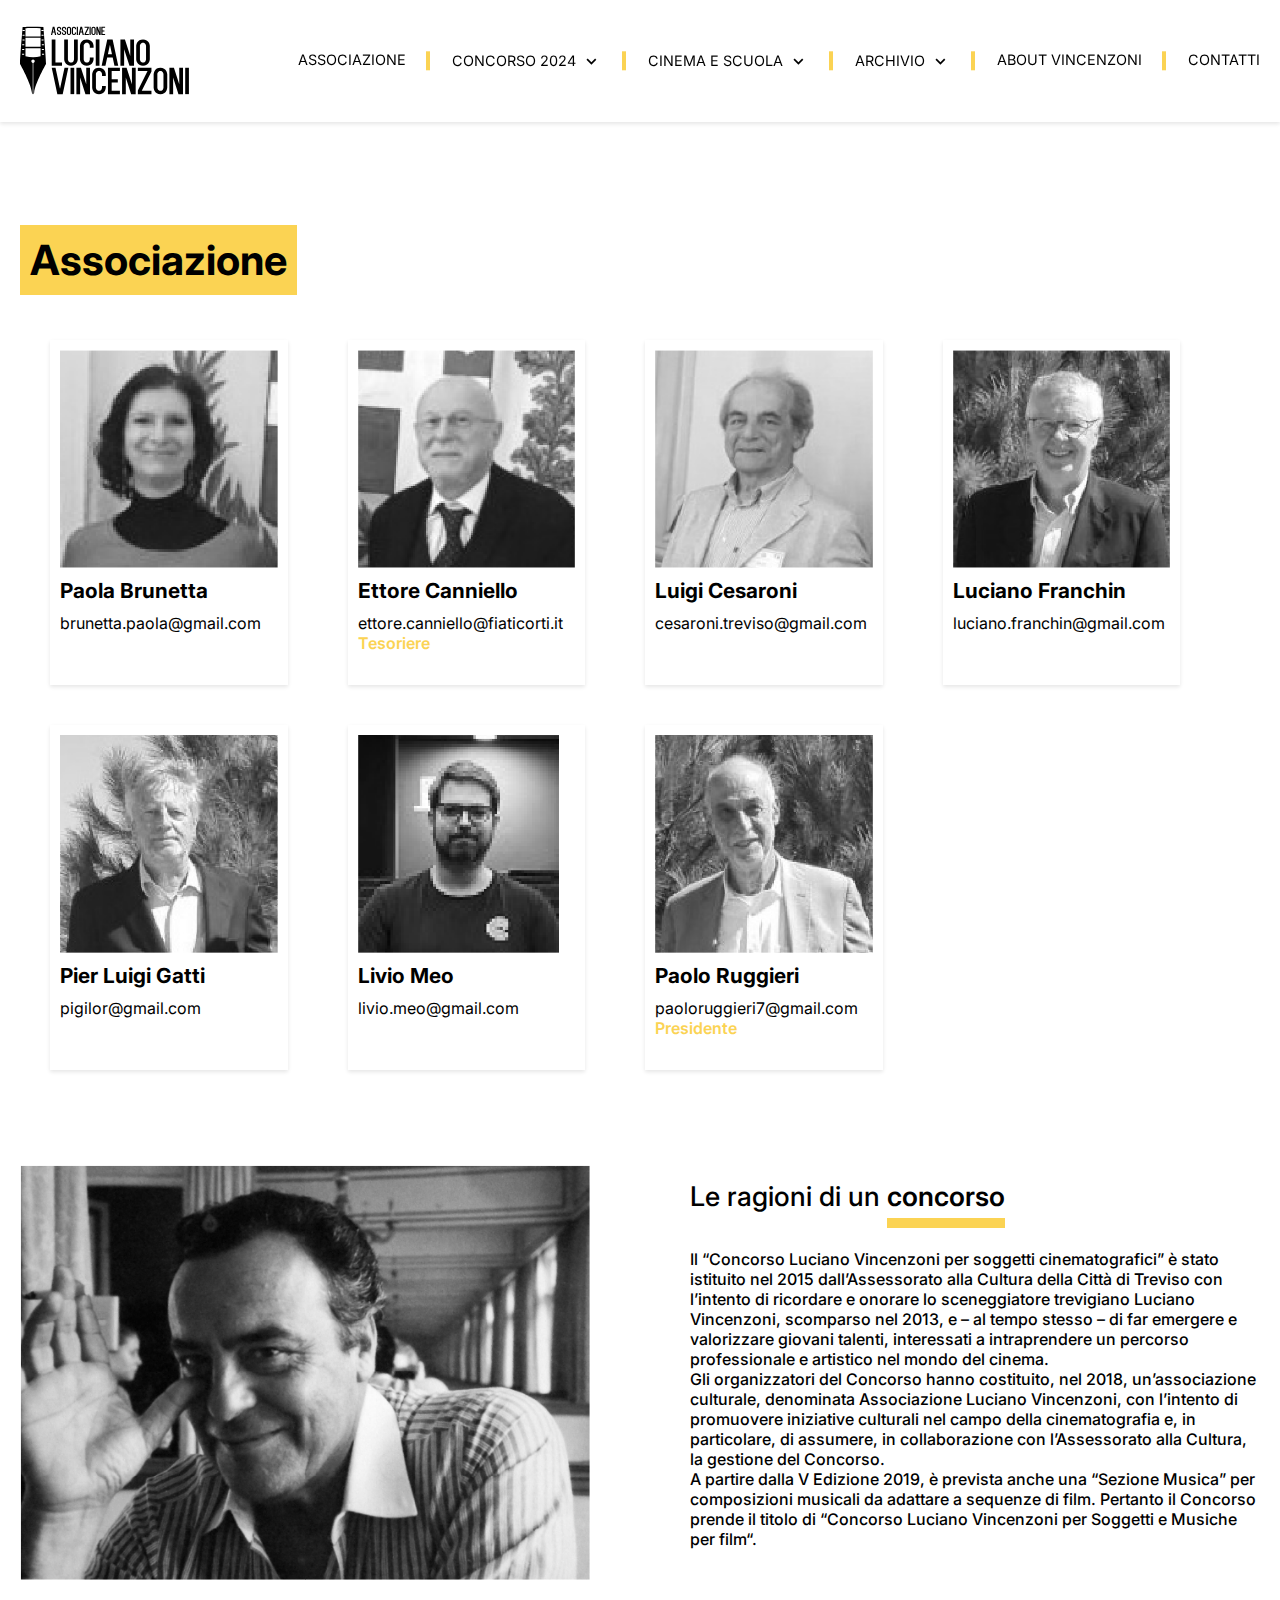
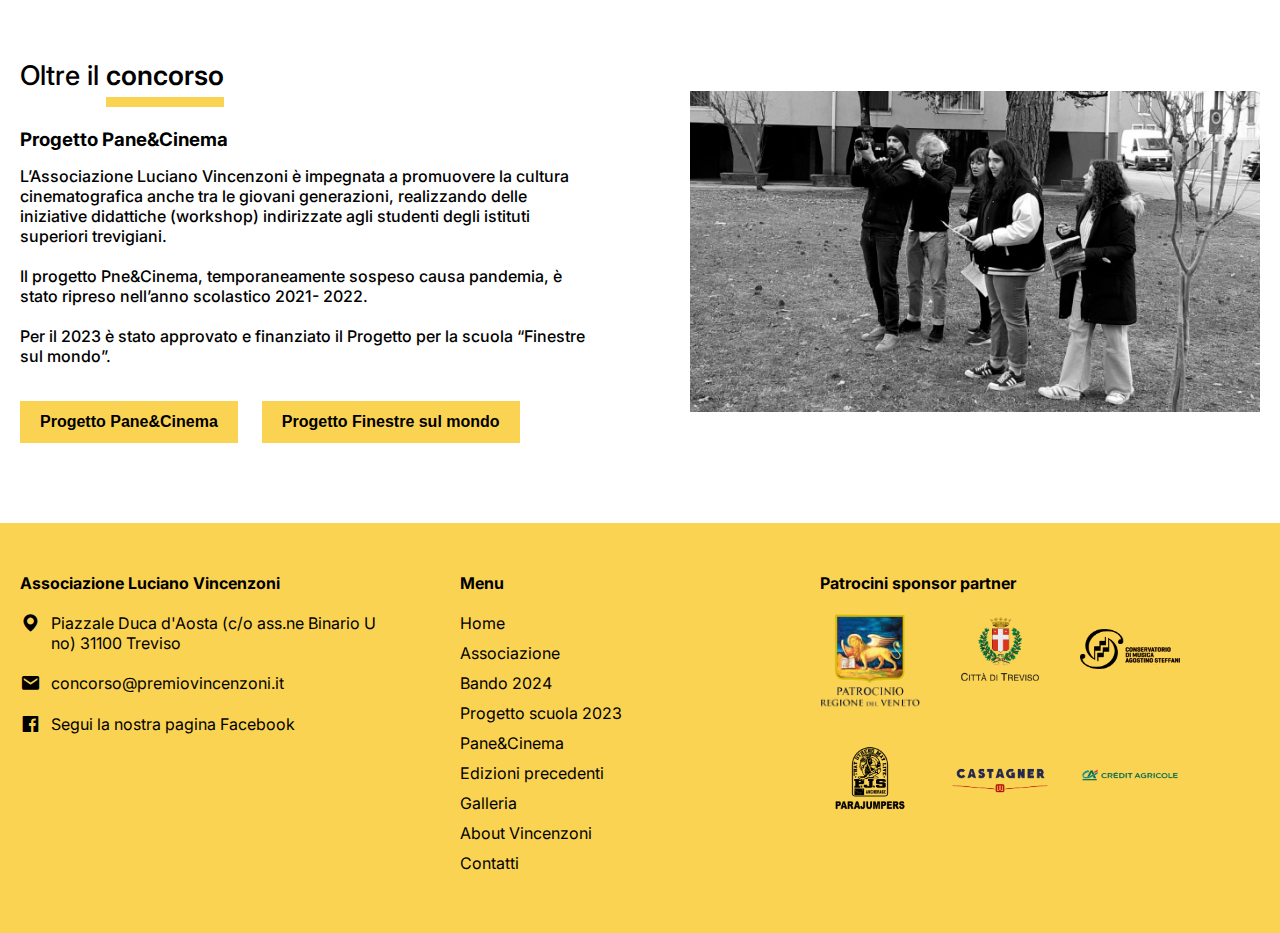
<file: Associazione/Associazione.html>
<!DOCTYPE html>
<html lang="it">
  <head>
    <meta charset="UTF-8" />
    <meta name="viewport" content="width=device-width, initial-scale=1.0" />
    <title>Associazione | Associazione Vincenzoni</title>
    <link rel="icon" href="assets/images/favicon.ico" type="image/x-icon" />
<!-- Linking Box Icons for Icons -->
    <link
      href="https://unpkg.com/boxicons@2.1.4/css/boxicons.min.css"
      rel="stylesheet"
    />
    <link rel="stylesheet" href="assets/css/Associazione_style.css" />
    <script src="assets/script/Associazione_script.js" defer></script>
  </head>
  <body>
      
<!-- Header or Navbar -->
    <header class="site-header" id="site-header">
      <navbar class="navbar">
        <!-- Navbar Logo -->
        <a href="../index.html" class="logo-link" id="logo-image">
          <img
            src="assets/images/logo-black.svg"
            alt="Associazione Vincenzoni"
            class="logo-image black"
          />
        </a>

        <!-- Navbar Links -->
        <ul class="menu-links">
          <li class="menu-item">
            <a href="Associazione.html">ASSOCIAZIONE</a>
          </li>
          <li class="menu-item has-dropdown">
            <a href="javascript:void(0)">
              CONCORSO 2024
              <i class="dropdown-icon bx bx-chevron-down"></i>
            </a>

            <!-- Navbar Dropdown Links -->
            <ul class="dropdown-links">
              <li class="dropdown-item">
                <a href="../Concorso 2024/Bando 2024/Concorso2024_Bando2024.html">Bando 2024</a>
              </li>
            </ul>
          </li>
          <li class="menu-item has-dropdown">
            <a href="javascript:void(0)">
              CINEMA E SCUOLA
              <i class="dropdown-icon bx bx-chevron-down"></i>
            </a>

            <!-- Navbar Dropdown Links -->
            <ul class="dropdown-links">
              <li class="dropdown-item">
                <a href="../Cinema e scuola/Progetto scuola 2023/ProgettoScuola2023.html">Progetto scuola 2023</a>
              </li>
              <li class="dropdown-item">
                <a href="../Cinema e scuola/Pane&Cinema/PaneECinema.html">Pane&amp;Cinema</a>
              </li>
            </ul>
              
          </li>
          <li class="menu-item has-dropdown">
            <a href="javascript:void(0)">
              ARCHIVIO
              <i class="dropdown-icon bx bx-chevron-down"></i>
            </a>

            <!-- Navbar Dropdown Links -->
            <ul class="dropdown-links">
              <li class="dropdown-item">
                <a href="../Archivio/Edizioni precedenti/Archivio_EdizioniPrecedenti.html">Edizioni precedenti</a>
              </li>
              <li class="dropdown-item">
                <a href="../Archivio/Galleria/Galleria.html">Galleria</a>
              </li>
            </ul>
          </li>
          <li class="menu-item">
            <a href="https://valentina3097.github.io/associazionevincenzon/About%20Vincenzoni/AboutVincenzoni.html">ABOUT VINCENZONI</a>
          </li>
          <li class="menu-item no-separator">
            <a href="../Contatti/Contatti.html">CONTATTI</a>
          </li>
        </ul>

        <!-- Menu Toggler Button -->
        <button class="menu-toggler" id="menu-toggler">
          <i class="bx bx-menu"></i>
        </button>
      </navbar>
    </header>

<!-- Page title Section -->
    <section class="page-title-section">
        <div class="page-title-content">
            <h1>Associazione</h1>
        </div>
    </section>

<!-- Associati Section -->
    <section class="associati-section">
      <div class="section-content">

        <div class="row">
            
          <div class="column">
            <div class="card">
              <img src="assets/images/Paola-Brunetta.png" alt="PaolaB">
              <div class="container">
                <h2 class="name">Paola Brunetta</h2>
                <a calss="voicemail">brunetta.paola@gmail.com</a>
              </div>
            </div>
          </div>

          <div class="column">
            <div class="card">
              <img src="assets/images/Ettore-Canniello.png" alt="EttoreC">
              <div class="container">
                <h2 class="name">Ettore Canniello</h2>
                <a calss="voicemail">ettore.canniello@fiaticorti.it</a>
                <p class="title">Tesoriere</p>
              </div>
            </div>
          </div>

          <div class="column">
            <div class="card">
              <img src="assets/images/Luigi-Cesaroni.png" alt="LuigiC">
              <div class="container">
                <h2 class="name">Luigi Cesaroni</h2>
                <a calss="voicemail">cesaroni.treviso@gmail.com</a>
              </div>
            </div>
          </div>
            
          <div class="column">
            <div class="card">
              <img src="assets/images/Luciano-Franchin.png" alt="LucianoF">
              <div class="container">
                <h2 class="name">Luciano Franchin</h2>
                <a calss="voicemail">luciano.franchin@gmail.com</a>
              </div>
            </div>
          </div>
            
          <div class="column">
            <div class="card">
              <img src="assets/images/Pier-Luigi-Gatti.png" alt="PierL">
              <div class="container">
                <h2 class="name">Pier Luigi Gatti</h2>
                <a calss="voicemail">pigilor@gmail.com</a>
              </div>
            </div>
          </div>
            
          <div class="column">
            <div class="card">
              <img src="assets/images/Livio-Meo.png" alt="LivioM">
              <div class="container">
                <h2 class="name">Livio Meo</h2>
                <a calss="voicemail">livio.meo@gmail.com</a>
              </div>
            </div>
          </div>            
            
          <div class="column">
            <div class="card">
              <img src="assets/images/Paolo-Ruggieri.png" alt="PaoloR">
              <div class="container">
                <h2 class="name">Paolo Ruggieri</h2>
                <a calss="voicemail">paoloruggieri7@gmail.com</a>
                <p class="title">Presidente</p>
              </div>
            </div>
          </div>            

      </div>   
     </div>   
    </section>
  
      
      
 <!-- II Section -->
  <section class="event-section">
    <div class="section-content">
      <!-- Card List of Event Section -->
      <div class="card-list">
          
        <!-- Each Card of Card List -->
        <div class="card-item">
          <div class="card-image card-column">
            <h2 class="card-title mobile-title">
              Le ragioni di un <br />
              <b>concorso</b>
            </h2>
            <img
              src="assets/images/Luciano-Vincenzoni_le-ragioni-di-un-concorso.png"
              alt="Luciano Vincenzoni portrait"
            />
          </div>
          <div class="card-content card-column">
            <h2 class="card-title">
              Le ragioni di un <b>concorso</b>
            </h2>
              
            <div class="card-details">
              <p class="card-text">
                 Il “Concorso Luciano Vincenzoni per soggetti cinematografici” è stato istituito nel 2015 dall’Assessorato alla Cultura della Città di Treviso con l’intento di ricordare e onorare lo sceneggiatore trevigiano Luciano Vincenzoni, scomparso nel 2013, e – al tempo stesso – di far emergere e valorizzare giovani talenti, interessati a intraprendere un percorso professionale e artistico nel mondo del cinema. <br>
                 Gli organizzatori del Concorso hanno costituito, nel 2018, un’associazione culturale, denominata Associazione Luciano Vincenzoni, con l’intento di promuovere iniziative culturali nel campo della cinematografia e, in particolare, di assumere, in collaborazione con l’Assessorato alla Cultura, la gestione del Concorso. <br>
                 A partire dalla V Edizione 2019, è prevista anche una “Sezione Musica” per composizioni musicali da adattare a sequenze di film. Pertanto il Concorso prende il titolo di “Concorso Luciano Vincenzoni per Soggetti e Musiche per film“.
              </p>
                
            </div>
          </div>
        </div>

        <!-- Each Card of Card List -->
        <div class="card-item">
          <div class="card-image card-column">
            <h2 class="card-title mobile-title">
              Oltre il <br />
              <b>concorso</b>
            </h2>
            <img
              src="assets/images/Pane_e_Cinema_Oltre_il_concorso.jpg"
              alt="Pane e Cinema photo"
            />
          </div>
          <div class="card-content card-column">
            <h2 class="card-title">
              Oltre il <b>concorso</b>
            </h2>
            <div class="card-details">
              <h3 class="card-subtitle">Progetto Pane&amp;Cinema</h3>
                <p class="card-text">
                  L’Associazione Luciano Vincenzoni è impegnata a promuovere la cultura cinematografica anche tra le giovani generazioni, realizzando delle iniziative didattiche (workshop) indirizzate agli studenti degli istituti superiori trevigiani. <br> <br>
                  Il progetto Pne&amp;Cinema, temporaneamente sospeso causa pandemia, è stato ripreso nell’anno scolastico 2021- 2022.<br> <br>
                  Per il 2023 è stato approvato e finanziato il Progetto per la scuola “Finestre sul mondo”.
                </p>
                <button onclick="window.location.href='../Cinema e scuola/Pane&Cinema/PaneECinema.html'" class="card-button">Progetto Pane&amp;Cinema</button>
                <button onclick="window.location.href='../Cinema e scuola/Progetto scuola 2023/ProgettoScuola2023.html'" class="card-button">Progetto Finestre sul mondo</button>
            </div>
          </div>
        </div>
      
        </div>
      </div>
    </section>            
      
      
<!-- Footer Section -->
<footer class="footer">
  <div class="section-content">
    <!-- Footer Contact Column -->
    <div class="footer-column contact">
      <h2 class="content-title">Associazione Luciano Vincenzoni</h2>
      <a href="https://maps.app.goo.gl/RJURYRFAy22mawodA" target="_blank">
        <i class="icon bx bxs-map"></i>
        <span
          >Piazzale Duca d'Aosta (c/o ass.ne Binario Uno) 31100
          Treviso</span
        >
      </a>
      <a href="mailto:concorso@premiovincenzoni.it">
        <i class="bx bxs-envelope"></i>
        <span>concorso@premiovincenzoni.it</span>
      </a>
      <a
        href="https://www.facebook.com/AssociazioneLucianoVincenzoni/?locale=it_IT"
        target="_blank"
      >
        <i class="bx bxl-facebook-square"></i>
        <span>Segui la nostra pagina Facebook</span>
      </a>
    </div>

    <div class="footer-column">
      <!-- Footer Links Column -->
      <div class="inner-column links">
        <h2 class="content-title">Menu</h2>
        <ul class="footer-links">
          <li class="link-item">
            <a href="../index.html">Home</a>
          </li>
          <li class="link-item">
            <a href="../Associazione/Associazione.html">Associazione</a>
          </li>
          <li class="link-item">
            <a href="../Concorso 2024/Bando 2024/Concorso2024_Bando2024.html">Bando 2024</a>
          </li>
          <li class="link-item">
            <a href="../Cinema e scuola/Progetto scuola 2023/ProgettoScuola2023.html">Progetto scuola 2023</a>
          </li>
          <li class="link-item">
            <a href="../Cinema e scuola/Pane&Cinema/PaneECinema.html">Pane&amp;Cinema</a>
          </li>
          <li class="link-item">
            <a href="../Archivio/Edizioni precedenti/Archivio_EdizioniPrecedenti.html">Edizioni precedenti</a>
          </li>
          <li class="link-item">
            <a href="../Archivio/Galleria/Galleria.html">Galleria</a>
          </li>              
          <li class="link-item">
            <a href="https://valentina3097.github.io/associazionevincenzon/About%20Vincenzoni/AboutVincenzoni.html">About Vincenzoni</a>
          </li>
          <li class="link-item">
            <a href="../Contatti/Contatti.html">Contatti</a>
          </li>
        </ul>
      </div>

      <!-- Footer Sponsors Column -->
      <div class="inner-column sponsors">
        <h2 class="content-title">Patrocini sponsor partner</h2>
        <div class="sponsor-list">
          <img
            src="assets/images/patrocinio-regione-veneto-logo.png"
            alt="Patrocinio Regione Veneto"
            class="sponsor-image"
          />
          <img
            src="assets/images/citta-di-treviso-logo.png"
            alt="Citta Di Treviso"
            class="sponsor-image"
          />
          <img
            src="assets/images/conservatorio-di-musica-agostino-steffani-logo.png"
            alt="Conservatorio Di MMusica Agostino Steffani"
            class="sponsor-image"
          />
          <img
            src="assets/images/parajumpers-logo.png"
            alt="Parajumpers"
            class="sponsor-image"
          />
          <img
            src="assets/images/castagner-logo.png"
            alt="Castagner"
            class="sponsor-image"
          />
          <img
            src="assets/images/credit-agricole-logo.png"
            alt="Credit Agricole"
            class="sponsor-image"
          />
        </div>
      </div>
    </div>
  </div>
</footer>
  </body>
</html>
</file>
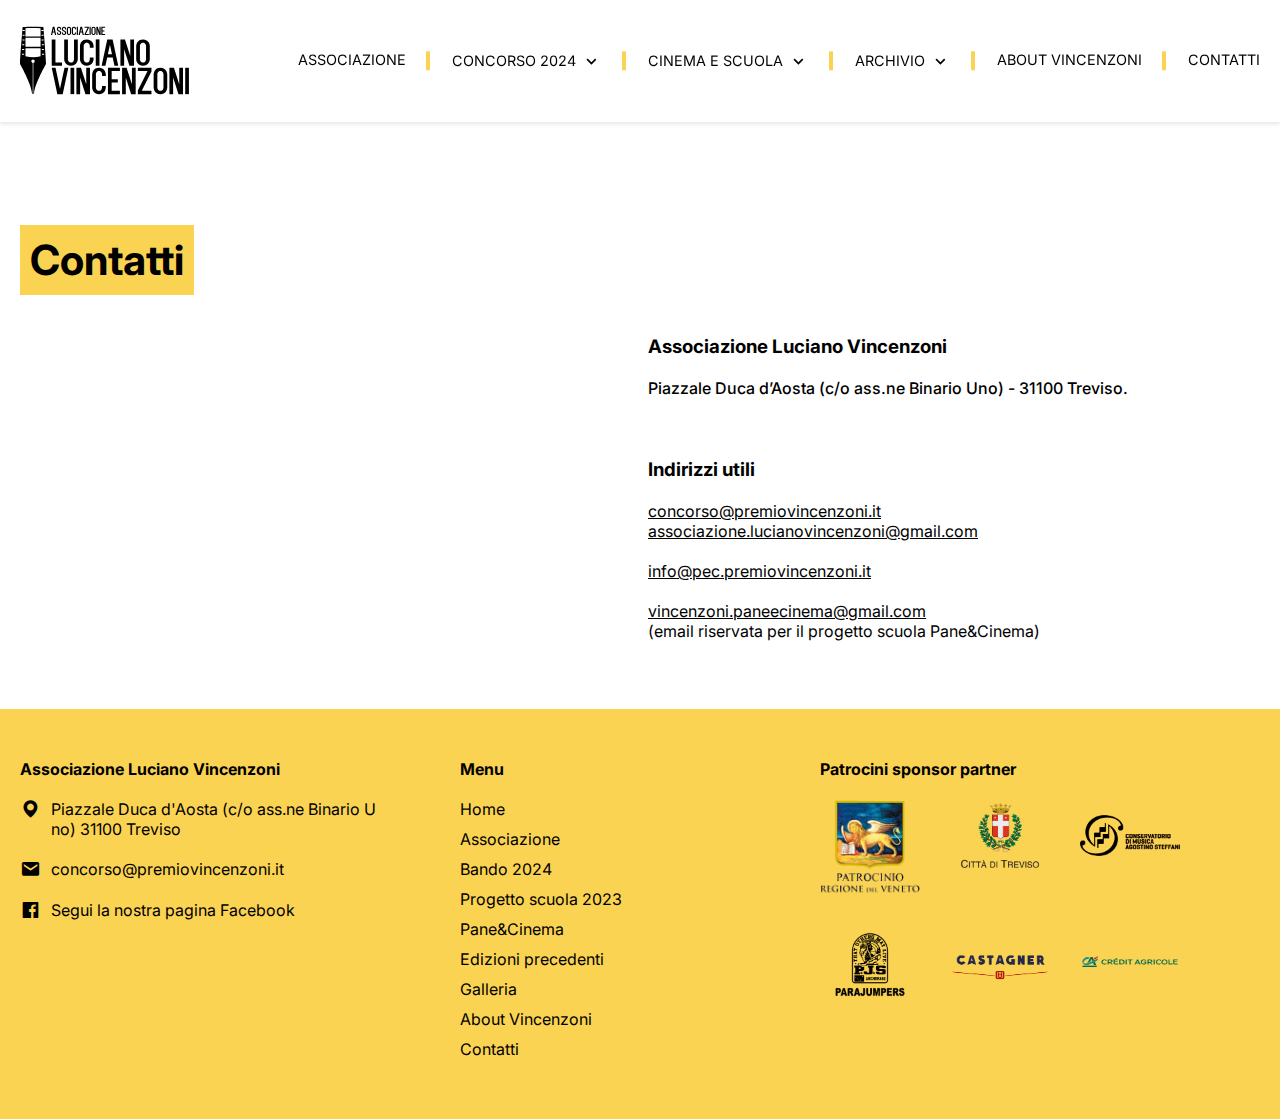
<file: Contatti/Contatti.html>
<!DOCTYPE html>
<html lang="it">
  <head>
    <meta charset="UTF-8" />
    <meta name="viewport" content="width=device-width, initial-scale=1.0" />
    <title>Contatti | Associazione Vincenzoni</title>
    <link rel="icon" href="assets/images/favicon.ico" type="image/x-icon" />
<!-- Linking Box Icons for Icons -->
    <link
      href="https://unpkg.com/boxicons@2.1.4/css/boxicons.min.css"
      rel="stylesheet"
    />
    <link rel="stylesheet" href="assets/css/Contatti_style.css" />
    <script src="assets/script/Contatti_script.js" defer></script>
  </head>
  <body>
      
<!-- Header or Navbar -->
    <header class="site-header" id="site-header">
      <navbar class="navbar">
        <!-- Navbar Logo -->
        <a href="../index.html" class="logo-link" id="logo-image">
          <img
            src="assets/images/logo-black.svg"
            alt="Associazione Vincenzoni"
            class="logo-image black"
          />
        </a>

        <!-- Navbar Links -->
        <ul class="menu-links">
          <li class="menu-item">
            <a href="../Associazione/Associazione.html">ASSOCIAZIONE</a>
          </li>
          <li class="menu-item has-dropdown">
            <a href="javascript:void(0)">
              CONCORSO 2024
              <i class="dropdown-icon bx bx-chevron-down"></i>
            </a>

            <!-- Navbar Dropdown Links -->
            <ul class="dropdown-links">
              <li class="dropdown-item">
                <a href="../Concorso 2024/Bando 2024/Concorso2024_Bando2024.html">Bando 2024</a>
              </li>
            </ul>
          </li>
          <li class="menu-item has-dropdown">
            <a href="javascript:void(0)">
              CINEMA E SCUOLA
              <i class="dropdown-icon bx bx-chevron-down"></i>
            </a>

            <!-- Navbar Dropdown Links -->
            <ul class="dropdown-links">
              <li class="dropdown-item">
                <a href="../Cinema e scuola/Progetto scuola 2023/ProgettoScuola2023.html">Progetto scuola 2023</a>
              </li>
              <li class="dropdown-item">
                <a href="../Cinema e scuola/Pane&Cinema/PaneECinema.html">Pane&amp;Cinema</a>
              </li>
            </ul>
              
          </li>
          <li class="menu-item has-dropdown">
            <a href="javascript:void(0)">
              ARCHIVIO
              <i class="dropdown-icon bx bx-chevron-down"></i>
            </a>

            <!-- Navbar Dropdown Links -->
            <ul class="dropdown-links">
              <li class="dropdown-item">
                <a href="../Archivio/Edizioni precedenti/Archivio_EdizioniPrecedenti.html">Edizioni precedenti</a>
              </li>
              <li class="dropdown-item">
                <a href="../Archivio/Galleria/Galleria.html">Galleria</a>
              </li>
            </ul>
          </li>
          <li class="menu-item">
            <a href="https://valentina3097.github.io/associazionevincenzon/About%20Vincenzoni/AboutVincenzoni.html">ABOUT VINCENZONI</a>
          </li>
          <li class="menu-item no-separator">
            <a href="Contatti.html">CONTATTI</a>
          </li>
        </ul>

        <!-- Menu Toggler Button -->
        <button class="menu-toggler" id="menu-toggler">
          <i class="bx bx-menu"></i>
        </button>
      </navbar>
    </header>

<!-- Page title Section -->
  <section class="page-title-section">
        <div class="page-title-content">
            <h1>Contatti</h1>
        </div>
  </section>

<!-- Sezione mappa -->
  <section class="contatti-section">
    <div class="section-content">
      <!-- Card List of Event Section -->
      <div class="card-list">
          
        <!-- Each Card of Card List -->
        <div class="card-item">
            
          <div class="card-content card-column">
              
              <div class="map" id="googleMap">
               <div class="map-container">
                 <iframe src="https://www.google.com/maps/embed?pb=!1m18!1m12!1m3!1d5577.0862378030315!2d12.244498775771053!3d45.659996120354215!2m3!1f0!2f0!3f0!3m2!1i1024!2i768!4f13.1!3m3!1m2!1s0x477949d6a10e33c1%3A0xbda0efadc7660ce2!2sBinario%201!5e0!3m2!1sit!2sit!4v1716042665814!5m2!1sit!2sit" width="600" height="400" style="border:0;" allowfullscreen="" loading="lazy" referrerpolicy="no-referrer-when-downgrade"></iframe>
               </div>  
              </div>
              
          </div>
            
          <div class="card-content card-column">
              
            <div class="card-details">
                
              <h3 class="card-title">Associazione Luciano Vincenzoni</h3>
                  <br>
                <p class="card-text">
                  Piazzale Duca d’Aosta (c/o ass.ne Binario Uno) - 31100 Treviso.
                </p>
                  <br /> <br /> <br />  
                
              <h3 class="card-title">Indirizzi utili</h3>
                  <br>
                  <a href="mailto:concorso@premiovincenzoni.it" class="voicemail">concorso@premiovincenzoni.it</a> <br>
                  <a href="mailto:associazione.lucianovincenzoni@gmail.com" class="voicemail">associazione.lucianovincenzoni@gmail.com</a> <br> <br />
                  <a href="mailto:info@pec.premiovincenzoni.it" class="voicemail">info@pec.premiovincenzoni.it</a>
                  <br> <br />
                  <a href="mailto:vincenzoni.paneecinema@gmail.com" class="voicemail">vincenzoni.paneecinema@gmail.com</a> <br>
                                                                                      (email riservata per il progetto scuola Pane&amp;Cinema)
            </div>
              
          </div>
            
        </div> 
          
      </div>      
    </div>      
 </section>           
      
      
      
      
      
      
      
      
<!-- Footer Section -->
    <footer class="footer">
      <div class="section-content">
        <!-- Footer Contact Column -->
        <div class="footer-column contact">
          <h2 class="content-title">Associazione Luciano Vincenzoni</h2>
          <a href="https://maps.app.goo.gl/RJURYRFAy22mawodA" target="_blank">
            <i class="icon bx bxs-map"></i>
            <span
              >Piazzale Duca d'Aosta (c/o ass.ne Binario Uno) 31100
              Treviso</span
            >
          </a>
          <a href="mailto:concorso@premiovincenzoni.it">
            <i class="bx bxs-envelope"></i>
            <span>concorso@premiovincenzoni.it</span>
          </a>
          <a
            href="https://www.facebook.com/AssociazioneLucianoVincenzoni/?locale=it_IT"
            target="_blank"
          >
            <i class="bx bxl-facebook-square"></i>
            <span>Segui la nostra pagina Facebook</span>
          </a>
        </div>

        <div class="footer-column">
          <!-- Footer Links Column -->
          <div class="inner-column links">
            <h2 class="content-title">Menu</h2>
            <ul class="footer-links">
              <li class="link-item">
                <a href="../index.html">Home</a>
              </li>
              <li class="link-item">
                <a href="../Associazione/Associazione.html">Associazione</a>
              </li>
              <li class="link-item">
                <a href="../Concorso 2024/Bando 2024/Concorso2024_Bando2024.html">Bando 2024</a>
              </li>
              <li class="link-item">
                <a href="../Cinema e scuola/Progetto scuola 2023/ProgettoScuola2023.html">Progetto scuola 2023</a>
              </li>
              <li class="link-item">
                <a href="../Cinema e scuola/Pane&Cinema/PaneECinema.html">Pane&amp;Cinema</a>
              </li>
              <li class="link-item">
                <a href="../Archivio/Edizioni precedenti/Archivio_EdizioniPrecedenti.html">Edizioni precedenti</a>
              </li>
              <li class="link-item">
                <a href="../Archivio/Galleria/Galleria.html">Galleria</a>
              </li>              
              <li class="link-item">
                <a href="https://valentina3097.github.io/associazionevincenzon/About%20Vincenzoni/AboutVincenzoni.html">About Vincenzoni</a>
              </li>
              <li class="link-item">
                <a href="../Contatti/Contatti.html">Contatti</a>
              </li>
            </ul>
          </div>

          <!-- Footer Sponsors Column -->
          <div class="inner-column sponsors">
            <h2 class="content-title">Patrocini sponsor partner</h2>
            <div class="sponsor-list">
              <img
                src="assets/images/patrocinio-regione-veneto-logo.png"
                alt="Patrocinio Regione Veneto"
                class="sponsor-image"
              />
              <img
                src="assets/images/citta-di-treviso-logo.png"
                alt="Citta Di Treviso"
                class="sponsor-image"
              />
              <img
                src="assets/images/conservatorio-di-musica-agostino-steffani-logo.png"
                alt="Conservatorio Di MMusica Agostino Steffani"
                class="sponsor-image"
              />
              <img
                src="assets/images/parajumpers-logo.png"
                alt="Parajumpers"
                class="sponsor-image"
              />
              <img
                src="assets/images/castagner-logo.png"
                alt="Castagner"
                class="sponsor-image"
              />
              <img
                src="assets/images/credit-agricole-logo.png"
                alt="Credit Agricole"
                class="sponsor-image"
              />
            </div>
          </div>
        </div>
      </div>
    </footer>
  </body>
</html>
</file>
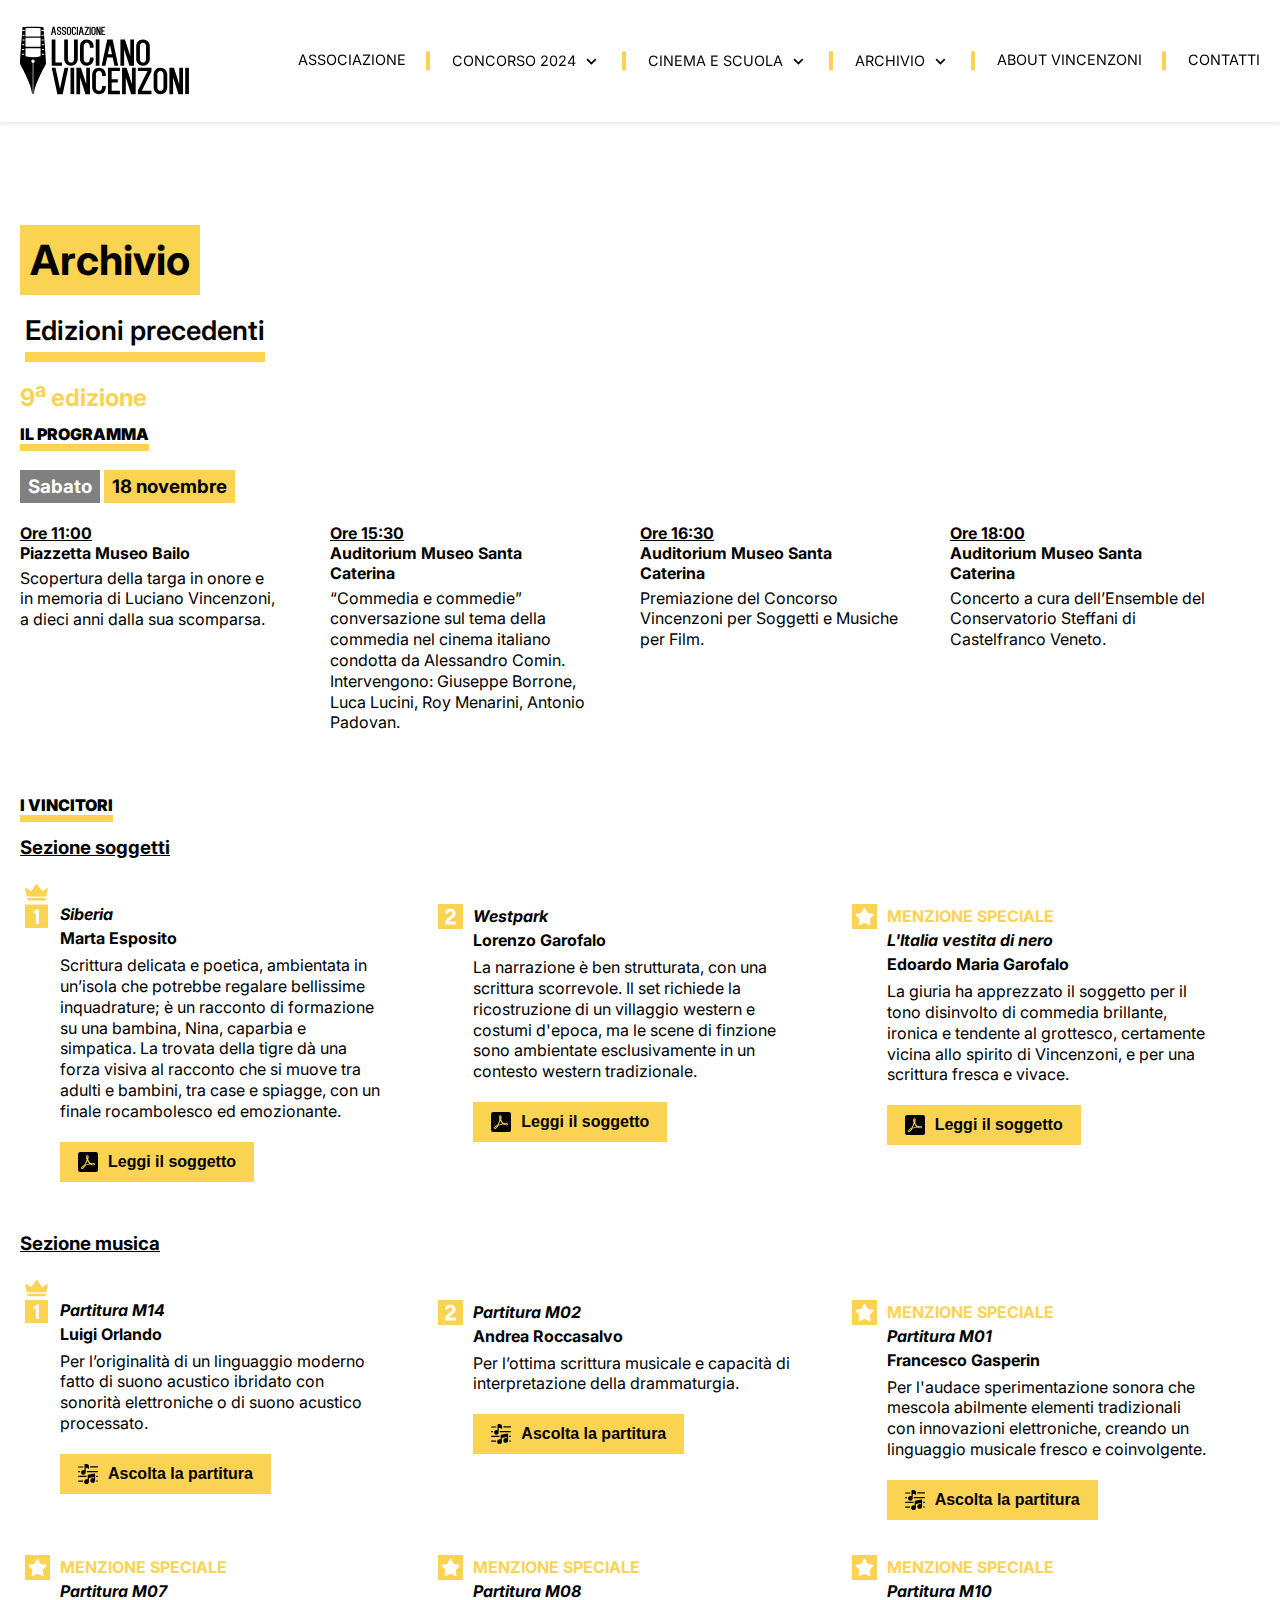
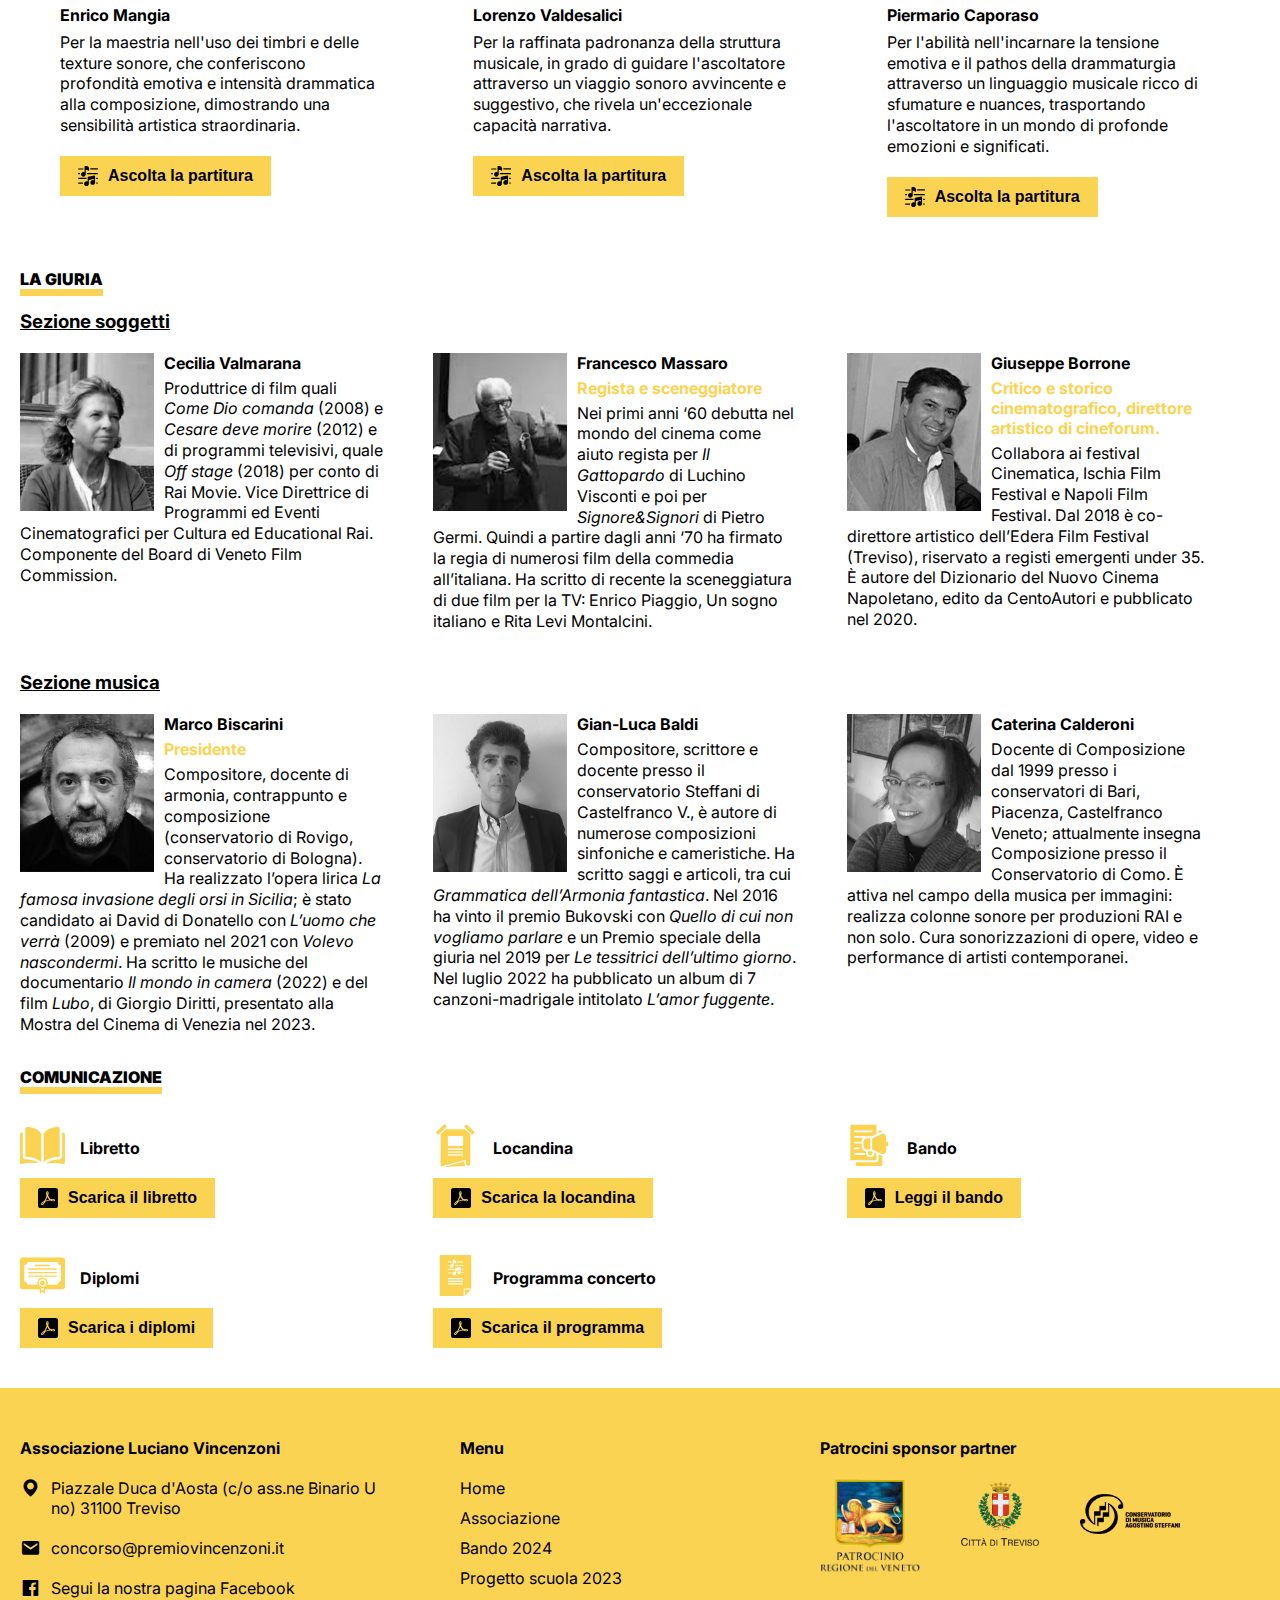
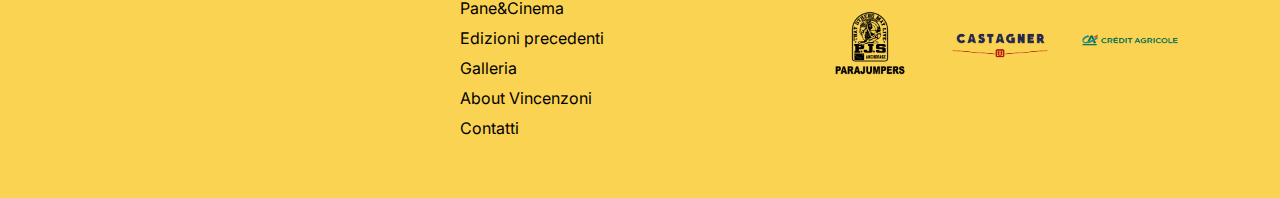
<file: Archivio/Edizioni precedenti/Archivio_EdizioniPrecedenti.html>
<!DOCTYPE html>
<html lang="it">
  <head>
    <meta charset="UTF-8" />
    <meta name="viewport" content="width=device-width, initial-scale=1.0" />
    <title>Archivio - Edizioni precedenti | Associazione Vincenzoni</title>
    <link rel="icon" href="assets/images/favicon.ico" type="image/x-icon" />
<!-- Linking Box Icons for Icons -->
    <link
      href="https://unpkg.com/boxicons@2.1.4/css/boxicons.min.css"
      rel="stylesheet"
    />
    <link rel="stylesheet" href="assets/css/Archivio_EdizioniPrecedenti_style.css"/>
    <script src="assets/script/Archivio_EdizioniPrecedenti_script.js" defer></script>
  </head>
  <body>
      
<!-- Header or Navbar -->
    <header class="site-header" id="site-header">
      <navbar class="navbar">
        <!-- Navbar Logo -->
        <a href="../../index.html" class="logo-link" id="logo-image">
          <img
            src="assets/images/logo-black.svg"
            alt="Associazione Vincenzoni"
            class="logo-image black"
          />
        </a>

        <!-- Navbar Links -->
        <ul class="menu-links">
          <li class="menu-item">
            <a href="../../Associazione/Associazione.html">ASSOCIAZIONE</a>
          </li>
          <li class="menu-item has-dropdown">
            <a href="javascript:void(0)">
              CONCORSO 2024
              <i class="dropdown-icon bx bx-chevron-down"></i>
            </a>

            <!-- Navbar Dropdown Links -->
            <ul class="dropdown-links">
              <li class="dropdown-item">
                <a href="../../Concorso 2024/Bando 2024/Concorso2024_Bando2024.html">Bando 2024</a>
              </li>
            </ul>
          </li>
          <li class="menu-item has-dropdown">
            <a href="javascript:void(0)">
              CINEMA E SCUOLA
              <i class="dropdown-icon bx bx-chevron-down"></i>
            </a>

            <!-- Navbar Dropdown Links -->
            <ul class="dropdown-links">
              <li class="dropdown-item">
                <a href="../../Cinema e scuola/Progetto scuola 2023/ProgettoScuola2023.html">Progetto scuola 2023</a>
              </li>
              <li class="dropdown-item">
                <a href="../../Cinema e scuola/Pane&Cinema/PaneECinema.html">Pane&amp;Cinema</a>
              </li>
            </ul>
              
          </li>
          <li class="menu-item has-dropdown">
            <a href="javascript:void(0)">
              ARCHIVIO
              <i class="dropdown-icon bx bx-chevron-down"></i>
            </a>

            <!-- Navbar Dropdown Links -->
            <ul class="dropdown-links">
              <li class="dropdown-item">
                <a href="Archivio_EdizioniPrecedenti.html">Edizioni precedenti</a>
              </li>
              <li class="dropdown-item">
                <a href="../Galleria/Galleria.html">Galleria</a>
              </li>
            </ul>
          </li>
          <li class="menu-item">
            <a href="https://valentina3097.github.io/associazionevincenzon/About%20Vincenzoni/AboutVincenzoni.html">ABOUT VINCENZONI</a>
          </li>
          <li class="menu-item no-separator">
            <a href="../../Contatti/Contatti.html">CONTATTI</a>
          </li>
        </ul>

        <!-- Menu Toggler Button -->
        <button class="menu-toggler" id="menu-toggler">
          <i class="bx bx-menu"></i>
        </button>
      </navbar>
    </header>

<!-- Page title Section -->
 <section class="page-title-section">
    <div class="page-title-content">
            <h1>Archivio</h1>
    </div>
 </section>

  <section class="edizioni-section">
    <div class="section-content">
            <h2 class="section-title">
              <b>Edizioni precedenti</b>
            </h2>

      
<!-- PROGRAMMA section -->
        
            <h2 class="edizione-title">9<sup>a</sup> edizione</h2>
        
            <h3 class="content-title"><b>IL PROGRAMMA</b></h3>
        
             <h3 class="date"><span class="week-day">Sabato</span> <span class="month">18 novembre</span></h3>
        
              <div class="row">
                  
                <div class="column">
                  <h4><u>Ore 11:00</u> <br>
                         Piazzetta Museo Bailo
                  </h4>
                  <p class="program-text">Scopertura della targa in onore e in memoria di Luciano Vincenzoni, a dieci anni dalla sua scomparsa.</p>
                </div>
                  
                <div class="column">
                  <h4><u>Ore 15:30</u> <br>
                         Auditorium Museo Santa Caterina
                  </h4>
                  <p class="program-text">“Commedia e commedie” conversazione sul tema della commedia nel cinema italiano condotta da Alessandro Comin. Intervengono: Giuseppe Borrone, Luca Lucini, Roy Menarini, Antonio Padovan.</p>
                </div>
                  
                <div class="column">
                  <h4><u>Ore 16:30</u> <br>
                         Auditorium Museo Santa Caterina
                  </h4>
                  <p class="program-text">Premiazione del Concorso Vincenzoni per Soggetti e Musiche per Film.</p>
                </div>                  

                <div class="column">
                  <h4><u>Ore 18:00</u> <br>
                         Auditorium Museo Santa Caterina
                  </h4>
                  <p class="program-text">Concerto a cura dell’Ensemble del Conservatorio Steffani di Castelfranco Veneto.</p>
                </div> 
                  
              </div>
        
        
<!-- VINCITORI section -->
        
        <!-- soggetti -->
        
            <h3 class="content-title"><b>I VINCITORI</b></h3>
        
             <h3 class="type"><u>Sezione soggetti</u></h3>
        
              <div class="winner-row">
                  
                <div class="winner-column">
                  <h4 class="first-winner"><i>Siberia</i> <br>
                                              Marta Esposito</h4>
                  
                    
                  <p class="vincitori-text">Scrittura delicata e poetica, ambientata in un’isola che potrebbe regalare bellissime inquadrature; è un racconto di formazione su una bambina, Nina, caparbia e simpatica. La trovata della tigre dà una forza visiva al racconto che si muove tra adulti e bambini, tra case e spiagge, con un finale rocambolesco ed emozionante.</p>
                 
                  <a href="assets/file/004-Siberia.pdf" target="_blank">
                   <button class="button-with-icon">
                       <img src="assets/images/pdf.svg" alt="Icona" class="icon">
                       Leggi il soggetto
                   </button>
                  </a>  
                </div>
                  
                <div class="winner-column">
                  <h4 class="second-winner"><i>Westpark</i> <br>
                                               Lorenzo Garofalo
                  </h4>
                  <p class="vincitori-text">La narrazione è ben strutturata, con una scrittura scorrevole. Il set richiede la ricostruzione di un villaggio western e costumi d'epoca, ma le scene di finzione sono ambientate esclusivamente in un contesto western tradizionale.</p>
                    
                  <a href="assets/file/034-WESTPARK.pdf" target="_blank">
                   <button class="button-with-icon">
                       <img src="assets/images/pdf.svg" alt="Icona" class="icon">
                       Leggi il soggetto
                   </button>
                  </a>   
                </div>                
               
                <div class="winner-column">
                 <h5 class="special-mention-title"></h5>   
                  <h4 class="special-mention"><span class="colored">MENZIONE SPECIALE</span> <br>
                                           <i>L'Italia vestita di nero</i> <br>
                                              Edoardo Maria Garofalo
                  </h4>
                  <p class="vincitori-text">La giuria ha apprezzato il soggetto per il tono disinvolto di commedia brillante, ironica e tendente al grottesco, certamente vicina allo spirito di Vincenzoni, e per una scrittura fresca e vivace.</p>
                  
                  <a href="assets/file/039-Litalia-vestita-di-nero.pdf" target="_blank">
                   <button class="button-with-icon">
                       <img src="assets/images/pdf.svg" alt="Icona" class="icon">
                       Leggi il soggetto
                   </button>
                  </a>    
                </div>                  
                  
              </div>        
        

        <!-- musica -->
        
             <h3 class="type"><u>Sezione musica</u></h3>        
              <div class="winner-row">
                  
                <div class="winner-column">
                  <h4 class="first-winner"><i>Partitura M14</i> <br>
                                              Luigi Orlando</h4>
                  
                    
                  <p class="vincitori-text">Per l’originalità di un linguaggio moderno fatto di suono acustico ibridato con sonorità elettroniche o di suono acustico processato.</p>
                 
                  <a href="https://drive.google.com/file/d/1Q1pkZ58UqsmFbx_Y_0U1lcRJqvkd-jVn/view" target="_blank">
                   <button class="button-with-icon">
                       <img src="assets/images/music.svg" alt="Icona" class="icon">
                       Ascolta la partitura
                   </button>
                  </a>  
                </div>
                  
                <div class="winner-column">
                  <h4 class="second-winner"><i>Partitura M02</i> <br>
                                               Andrea Roccasalvo
                  </h4>
                  <p class="vincitori-text">Per l’ottima scrittura musicale e capacità di interpretazione della drammaturgia.</p>
                    
                  <a href="https://drive.google.com/file/d/1FIasy9sKAjFPeI71kNKDgOf97GppQ7k5/view" target="_blank">
                   <button class="button-with-icon">
                       <img src="assets/images/music.svg" alt="Icona" class="icon">
                       Ascolta la partitura
                   </button>
                  </a>   
                </div>                
               
                <div class="winner-column">
                 <h5 class="special-mention-title"></h5>   
                  <h4 class="special-mention"><span class="colored">MENZIONE SPECIALE</span> <br>
                                           <i>Partitura M01</i> <br>
                                              Francesco Gasperin
                  </h4>
                  <p class="vincitori-text">Per l'audace sperimentazione sonora che mescola abilmente elementi tradizionali con innovazioni elettroniche, creando un linguaggio musicale fresco e coinvolgente.</p>
                    
                  <a href="https://drive.google.com/file/d/1AQo2HAesEQuA_0Pw2K7PNrugmYlmlfmg/view" target="_blank">
                   <button class="button-with-icon">
                       <img src="assets/images/music.svg" alt="Icona" class="icon">
                       Ascolta la partitura
                   </button>
                  </a>    
                </div>
                  
                <div class="winner-column">
                 <h5 class="special-mention-title"></h5>   
                  <h4 class="special-mention"><span class="colored">MENZIONE SPECIALE</span> <br>
                                           <i>Partitura M07</i> <br>
                                              Enrico Mangia
                  </h4>
                  <p class="vincitori-text">Per la maestria nell'uso dei timbri e delle texture sonore, che conferiscono profondità emotiva e intensità drammatica alla composizione, dimostrando una sensibilità artistica straordinaria.</p>
                    
                  <a href="https://drive.google.com/file/d/1VcSOalbAzzECIEmAZHEBKdEboz8CDtc0/view" target="_blank">
                   <button class="button-with-icon">
                       <img src="assets/images/music.svg" alt="Icona" class="icon">
                       Ascolta la partitura
                   </button>
                  </a>    
                </div> 
                  
                <div class="winner-column">
                 <h5 class="special-mention-title"></h5>   
                  <h4 class="special-mention"><span class="colored">MENZIONE SPECIALE</span> <br>
                                           <i>Partitura M08</i> <br>
                                              Lorenzo Valdesalici
                  </h4>
                  <p class="vincitori-text">Per la raffinata padronanza della struttura musicale, in grado di guidare l'ascoltatore attraverso un viaggio sonoro avvincente e suggestivo, che rivela un'eccezionale capacità narrativa.</p>
                    
                  <a href="https://drive.google.com/file/d/1PvwmVvwN2hCmx1gLQOdLpw5-4SbA3MtS/view" target="_blank">
                   <button class="button-with-icon">
                       <img src="assets/images/music.svg" alt="Icona" class="icon">
                       Ascolta la partitura
                   </button>
                  </a>    
                </div>                   
                  
                <div class="winner-column">
                 <h5 class="special-mention-title"></h5>   
                  <h4 class="special-mention"><span class="colored">MENZIONE SPECIALE</span> <br>
                                           <i>Partitura M10</i> <br>
                                              Piermario Caporaso
                  </h4>
                  <p class="vincitori-text">Per l'abilità nell'incarnare la tensione emotiva e il pathos della drammaturgia attraverso un linguaggio musicale ricco di sfumature e nuances, trasportando l'ascoltatore in un mondo di profonde emozioni e significati.</p>
                    
                  <a href="https://drive.google.com/file/d/1SFlCmsLf9Pb3-GjqClfL29EjZ0Sntc9n/view" target="_blank">
                   <button class="button-with-icon">
                       <img src="assets/images/music.svg" alt="Icona" class="icon">
                       Ascolta la partitura
                   </button>
                  </a>    
                </div>
                  
              </div>        
        

<!-- GIURIE section -->
        
        <!-- soggetti -->
        
            <h3 class="content-title"><b>LA GIURIA</b></h3>
        
             <h3 class="type"><u>Sezione soggetti</u></h3>
        
              <div class="juror-row">
                  
                <div class="juror-column">
                  <h4 class="first-juror">Cecilia Valmarana</h4>
                    
                  <p class="juror-text">Produttrice di film quali <i>Come Dio comanda</i> (2008) e <i>Cesare deve morire</i> (2012) e di programmi televisivi, quale <i>Off stage</i> (2018) per conto di Rai Movie. Vice Direttrice di Programmi ed Eventi Cinematografici per Cultura ed Educational Rai. Componente del Board di Veneto Film Commission.
                  </p>
 
                </div>
                  
                <div class="juror-column">
                  <h4 class="second-juror">Francesco Massaro</h4>
                    <h4 class="juror-title">Regista e sceneggiatore</h4>
                    
                  <p class="juror-text">Nei primi anni ‘60 debutta nel mondo del cinema come aiuto regista per <i>Il Gattopardo</i> di Luchino Visconti e poi per <i>Signore&amp;Signori</i> di Pietro Germi. Quindi a partire dagli anni ‘70 ha firmato la regia di numerosi film della commedia all’italiana. Ha scritto di recente la sceneggiatura di due film per la TV: Enrico Piaggio, Un sogno italiano e Rita Levi Montalcini.</p>
 
                </div>
                  
                <div class="juror-column">
                  <h4 class="third-juror">Giuseppe Borrone</h4>
                    <h4 class="juror-title">Critico e storico cinematografico, direttore artistico di cineforum.</h4>
                    
                  <p class="juror-text">Collabora ai festival Cinematica, Ischia Film Festival e Napoli Film Festival. Dal 2018 è co-direttore artistico dell’Edera Film Festival (Treviso), riservato a registi emergenti under 35. È autore del Dizionario del Nuovo Cinema Napoletano, edito da CentoAutori e pubblicato nel 2020.
                  </p>
 
                </div>                  
                  
                  
              </div>                   
        
        
        <!-- musica -->
        
             <h3 class="type"><u>Sezione musica</u></h3> 
        
              <div class="juror-row">
                  
                <div class="juror-column">
                  <h4 class="fourth-juror">Marco Biscarini</h4>
                    <h4 class="juror-title">Presidente</h4>
                    
                  <p class="juror-text">Compositore, docente di armonia, contrappunto e composizione (conservatorio di Rovigo, conservatorio di Bologna). Ha realizzato l’opera lirica <i>La famosa invasione degli orsi in Sicilia</i>; è stato candidato ai David di Donatello con <i>L’uomo che verrà</i> (2009) e premiato nel 2021 con <i>Volevo nascondermi</i>. Ha scritto le musiche del documentario <i>Il mondo in camera</i> (2022) e del film <i>Lubo</i>, di Giorgio Diritti, presentato alla Mostra del Cinema di Venezia nel 2023.

                  </p>
 
                </div>
                  
                <div class="juror-column">
                  <h4 class="fifth-juror">Gian-Luca Baldi</h4>
                    
                  <p class="juror-text">Compositore, scrittore e docente presso il conservatorio Steffani di Castelfranco V., è autore di numerose composizioni sinfoniche e cameristiche. Ha scritto saggi e articoli, tra cui <i>Grammatica dell’Armonia fantastica</i>. Nel 2016 ha vinto il premio Bukovski con <i>Quello di cui non vogliamo parlare</i> e un Premio speciale della giuria nel 2019 per <i>Le tessitrici dell’ultimo giorno</i>. Nel luglio 2022 ha pubblicato un album di 7 canzoni-madrigale intitolato <i>L’amor fuggente</i>.</p>
 
                </div>
                  
                <div class="juror-column">
                  <h4 class="sixth-juror">Caterina Calderoni</h4>
                    
                  <p class="juror-text">Docente di Composizione dal 1999 presso i conservatori di Bari, Piacenza, Castelfranco Veneto; attualmente insegna Composizione presso il Conservatorio di Como. È attiva nel campo della musica per immagini: realizza colonne sonore per produzioni RAI e non solo. Cura sonorizzazioni di opere, video e performance di artisti contemporanei.
                  </p>
 
                </div>                  
                  
                  
              </div>                   
        

<!-- COMUNICAZIONE section -->
        
            <h3 class="content-title"><b>COMUNICAZIONE</b></h3>        
        
        
              <div class="communication-row">
                  
                <div class="communication-column">
                  <h4 class="first-file">Libretto</h4>
                  
                  <a href="assets/file/LIBRETTO_concorso.Vincenzoni.2023.pdf" target="_blank">
                   <button class="button-with-icon">
                       <img src="assets/images/pdf.svg" alt="Icona" class="icon">
                       Scarica il libretto
                   </button>
                  </a>  
                </div>  
                  
                <div class="communication-column">
                  <h4 class="second-file">Locandina</h4>
                  
                  <a href="assets/file/MANIFESTO_concorso.Vincenzoni.2023.pdf" target="_blank">
                   <button class="button-with-icon">
                       <img src="assets/images/pdf.svg" alt="Icona" class="icon">
                       Scarica la locandina
                   </button>
                  </a>  
                </div>                  
                  
                <div class="communication-column">
                  <h4 class="third-file">Bando</h4>
                  
                  <a href="assets/file/BANDO_concorso.Vincenzoni.2023.pdf" target="_blank">
                   <button class="button-with-icon">
                       <img src="assets/images/pdf.svg" alt="Icona" class="icon">
                       Leggi il bando
                   </button>
                  </a>  
                </div>                  

                <div class="communication-column">
                  <h4 class="fourth-file">Diplomi</h4>
                  
                  <a href="assets/file/DIPLOMI.concorso.Vincenzoni.2023.pdf" target="_blank">
                   <button class="button-with-icon">
                       <img src="assets/images/pdf.svg" alt="Icona" class="icon">
                       Scarica i diplomi
                   </button>
                  </a>  
                </div>                   
                  
                <div class="communication-column">
                  <h4 class="fifth-file">Programma concerto</h4>
                  
                  <a href="assets/file/PROGRAMMA_concorso.Vincenzoni.2023.pdf" target="_blank">
                   <button class="button-with-icon">
                       <img src="assets/images/pdf.svg" alt="Icona" class="icon">
                       Scarica il programma
                   </button>
                  </a>  
                </div>                   
        
        
              </div>
                   
                   
    </div>
  </section> 
      
      <!-- Footer Section -->
      <footer class="footer">
        <div class="section-content">
          <!-- Footer Contact Column -->
          <div class="footer-column contact">
            <h2 class="content-title">Associazione Luciano Vincenzoni</h2>
            <a href="https://maps.app.goo.gl/RJURYRFAy22mawodA" target="_blank">
              <i class="icon bx bxs-map"></i>
              <span
                >Piazzale Duca d'Aosta (c/o ass.ne Binario Uno) 31100
                Treviso</span
              >
            </a>
            <a href="mailto:concorso@premiovincenzoni.it">
              <i class="bx bxs-envelope"></i>
              <span>concorso@premiovincenzoni.it</span>
            </a>
            <a
              href="https://www.facebook.com/AssociazioneLucianoVincenzoni/?locale=it_IT"
              target="_blank"
            >
              <i class="bx bxl-facebook-square"></i>
              <span>Segui la nostra pagina Facebook</span>
            </a>
          </div>
      
          <div class="footer-column">
            <!-- Footer Links Column -->
            <div class="inner-column links">
              <h2 class="content-title">Menu</h2>
              <ul class="footer-links">
                <li class="link-item">
                  <a href="../../index.html">Home</a>
                </li>
                <li class="link-item">
                  <a href="../../Associazione/Associazione.html">Associazione</a>
                </li>
                <li class="link-item">
                  <a href="../../Concorso 2024/Bando 2024/Concorso2024_Bando2024.html">Bando 2024</a>
                </li>
                <li class="link-item">
                  <a href="../../Cinema e scuola/Progetto scuola 2023/ProgettoScuola2023.html">Progetto scuola 2023</a>
                </li>
                <li class="link-item">
                  <a href="../../Cinema e scuola/Pane&Cinema/PaneECinema.html">Pane&amp;Cinema</a>
                </li>
                <li class="link-item">
                  <a href="../../Archivio/Edizioni precedenti/Archivio_EdizioniPrecedenti.html">Edizioni precedenti</a>
                </li>
                <li class="link-item">
                  <a href="../../Archivio/Galleria/Galleria.html">Galleria</a>
                </li>              
                <li class="link-item">
                  <a href="https://valentina3097.github.io/associazionevincenzon/About%20Vincenzoni/AboutVincenzoni.html">About Vincenzoni</a>
                </li>
                <li class="link-item">
                  <a href="../../Contatti/Contatti.html">Contatti</a>
                </li>
              </ul>
            </div>
      
            <!-- Footer Sponsors Column -->
            <div class="inner-column sponsors">
              <h2 class="content-title">Patrocini sponsor partner</h2>
              <div class="sponsor-list">
                <img
                  src="assets/images/patrocinio-regione-veneto-logo.png"
                  alt="Patrocinio Regione Veneto"
                  class="sponsor-image"
                />
                <img
                  src="assets/images/citta-di-treviso-logo.png"
                  alt="Citta Di Treviso"
                  class="sponsor-image"
                />
                <img
                  src="assets/images/conservatorio-di-musica-agostino-steffani-logo.png"
                  alt="Conservatorio Di MMusica Agostino Steffani"
                  class="sponsor-image"
                />
                <img
                  src="assets/images/parajumpers-logo.png"
                  alt="Parajumpers"
                  class="sponsor-image"
                />
                <img
                  src="assets/images/castagner-logo.png"
                  alt="Castagner"
                  class="sponsor-image"
                />
                <img
                  src="assets/images/credit-agricole-logo.png"
                  alt="Credit Agricole"
                  class="sponsor-image"
                />
              </div>
            </div>
          </div>
        </div>
      </footer>
  </body>
</html>
</file>
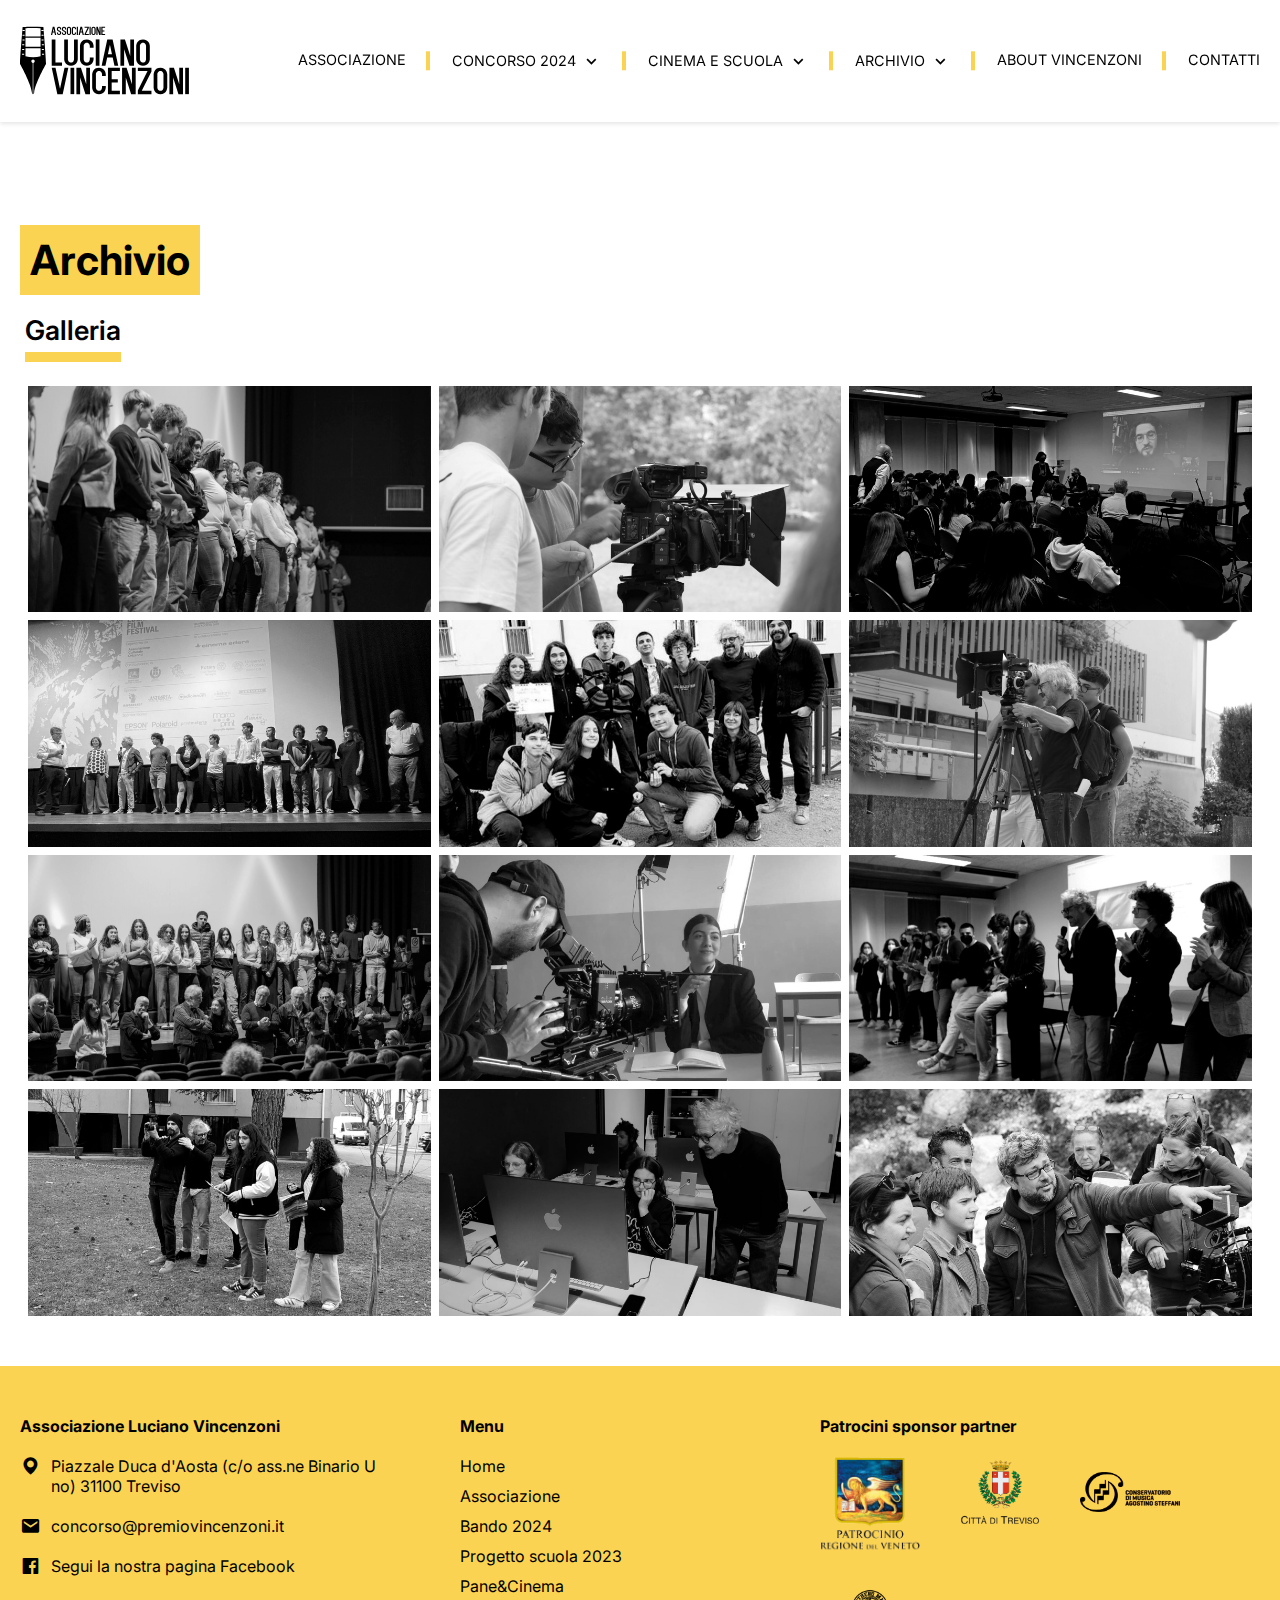
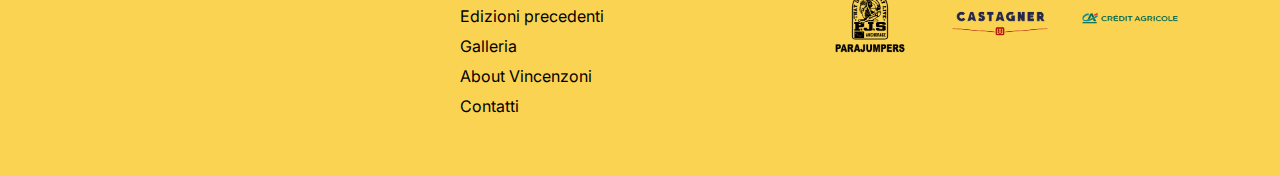
<file: Archivio/Galleria/Galleria.html>
<!DOCTYPE html>
<html lang="it">
  <head>
    <meta charset="UTF-8" />
    <meta name="viewport" content="width=device-width, initial-scale=1.0" />
    <title>Archivio - Galleria | Associazione Vincenzoni</title>
    <link rel="icon" href="assets/images/favicon.ico" type="image/x-icon" />
<!-- Linking Box Icons for Icons -->
    <link
      href="https://unpkg.com/boxicons@2.1.4/css/boxicons.min.css"
      rel="stylesheet"
    />
    <link rel="stylesheet" href="assets/css/Galleria_style.css" />
    <script src="assets/script/Galleria_script.js" defer></script>
  </head>
  <body>
      
<!-- Header or Navbar -->
    <header class="site-header" id="site-header">
      <navbar class="navbar">
        <!-- Navbar Logo -->
        <a href="../../index.html" class="logo-link" id="logo-image">
          <img
            src="assets/images/logo-black.svg"
            alt="Associazione Vincenzoni"
            class="logo-image black"
          />
        </a>

        <!-- Navbar Links -->
        <ul class="menu-links">
          <li class="menu-item">
            <a href="../../Associazione/Associazione.html">ASSOCIAZIONE</a>
          </li>
          <li class="menu-item has-dropdown">
            <a href="javascript:void(0)">
              CONCORSO 2024
              <i class="dropdown-icon bx bx-chevron-down"></i>
            </a>

            <!-- Navbar Dropdown Links -->
            <ul class="dropdown-links">
              <li class="dropdown-item">
                <a href="../../Concorso 2024/Bando 2024/Concorso2024_Bando2024.html">Bando 2024</a>
              </li>
            </ul>
          </li>
          <li class="menu-item has-dropdown">
            <a href="javascript:void(0)">
              CINEMA E SCUOLA
              <i class="dropdown-icon bx bx-chevron-down"></i>
            </a>

            <!-- Navbar Dropdown Links -->
            <ul class="dropdown-links">
              <li class="dropdown-item">
                <a href="../../Cinema e scuola/Progetto scuola 2023/ProgettoScuola2023.html">Progetto scuola 2023</a>
              </li>
              <li class="dropdown-item">
                <a href="../../Cinema e scuola/Pane&Cinema/PaneECinema.html">Pane&amp;Cinema</a>
              </li>
            </ul>
              
          </li>
          <li class="menu-item has-dropdown">
            <a href="javascript:void(0)">
              ARCHIVIO
              <i class="dropdown-icon bx bx-chevron-down"></i>
            </a>

            <!-- Navbar Dropdown Links -->
            <ul class="dropdown-links">
              <li class="dropdown-item">
                <a href="../Edizioni precedenti/Archivio_EdizioniPrecedenti.html">Edizioni precedenti</a>
              </li>
              <li class="dropdown-item">
                <a href="Galleria.html">Galleria</a>
              </li>
            </ul>
          </li>
          <li class="menu-item">
            <a href="https://valentina3097.github.io/associazionevincenzon/About%20Vincenzoni/AboutVincenzoni.html">ABOUT VINCENZONI</a>
          </li>
          <li class="menu-item no-separator">
            <a href="../../Contatti/Contatti.html">CONTATTI</a>
          </li>
        </ul>

        <!-- Menu Toggler Button -->
        <button class="menu-toggler" id="menu-toggler">
          <i class="bx bx-menu"></i>
        </button>
      </navbar>
    </header>

<!-- Page title Section -->
  <section class="page-title-section">
        <div class="page-title-content">
            <h1>Archivio</h1>
        </div>
  </section>

<!-- Sezione mappa -->
  <section class="gallery-section">
    <div class="section-content">
      <h3 class="section-title"><b>Galleria</b></h3>
        
       <div class="row"> 
        <div class="column">
          <img src="assets/images/01_Finestre-sul-Mondo_Progetto-Scuola-2023.jpg" alt="=01 Finestre sul Mondo" style="width:100%">
          <img src="assets/images/01_Pane-e-Cinema_Progetto-Scuola-2023.jpg" alt="=01 Pane&Cinema" style="width:100%">
          <img src="assets/images/02_Finestre-sul-Mondo_Progetto-Scuola-2023.jpg" alt="=02 Finestre sul Mondo" style="width:100%">
          <img src="assets/images/02_Pane-e-Cinema_Progetto-Scuola-2023.jpg" alt="=02 Pane&Cinema" style="width:100%">  
        </div>
        <div class="column">
          <img src="assets/images/03_Finestre-sul-Mondo_Progetto-Scuola-2023.jpg" alt="=03 Finestre sul Mondo" style="width:100%">
          <img src="assets/images/03_Pane-e-Cinema_Progetto-Scuola-2023.jpg" alt="=03 Pane&Cinema" style="width:100%">
          <img src="assets/images/04_Finestre-sul-Mondo_Progetto-Scuola-2023.jpg" alt="=04 Finestre sul Mondo" style="width:100%">
          <img src="assets/images/09_Finestre-sul-Mondo_Progetto-Scuola-2023.jpg" alt="=09 Finestre sul Mondo" style="width:100%">
        </div>
        <div class="column">
          <img src="assets/images/04_Pane-e-Cinema_Progetto-Scuola-2023.jpg" alt="=04 Pane&Cinema" style="width:100%">
          <img src="assets/images/05_Finestre-sul-Mondo_Progetto-Scuola-2023.jpg" alt="=05 Finestre sul Mondo" style="width:100%">
          <img src="assets/images/05_Pane-e-Cinema_Progetto-Scuola-2023.jpg" alt="=05 Pane&Cinema" style="width:100%">
          <img src="assets/images/la-pelle-dell-orso_Marco-Segato.jpg" alt="=La pelle dell'orso - Marco Segato" style="width:100%">
        </div>  
       </div>        
        
    </div>      
 </section>           
      
<script>
document.addEventListener('DOMContentLoaded', function() {
  var images = document.querySelectorAll('.column img');
  images.forEach(function(image) {
    image.addEventListener('click', function() {
      // Create a modal element
      var modal = document.createElement('div');
      modal.classList.add('modal');

      // Create an image element inside the modal
      var modalImg = document.createElement('img');
      modalImg.src = this.src;
      modal.appendChild(modalImg);

      // Append the modal to the document body
      document.body.appendChild(modal);

      // Close the modal when clicked outside the image
      modal.addEventListener('click', function() {
        modal.remove();
      });
    });
  });
});
</script>      
      
      
      
      
      
      <!-- Footer Section -->
      <footer class="footer">
        <div class="section-content">
          <!-- Footer Contact Column -->
          <div class="footer-column contact">
            <h2 class="content-title">Associazione Luciano Vincenzoni</h2>
            <a href="https://maps.app.goo.gl/RJURYRFAy22mawodA" target="_blank">
              <i class="icon bx bxs-map"></i>
              <span
                >Piazzale Duca d'Aosta (c/o ass.ne Binario Uno) 31100
                Treviso</span
              >
            </a>
            <a href="mailto:concorso@premiovincenzoni.it">
              <i class="bx bxs-envelope"></i>
              <span>concorso@premiovincenzoni.it</span>
            </a>
            <a
              href="https://www.facebook.com/AssociazioneLucianoVincenzoni/?locale=it_IT"
              target="_blank"
            >
              <i class="bx bxl-facebook-square"></i>
              <span>Segui la nostra pagina Facebook</span>
            </a>
          </div>
      
          <div class="footer-column">
            <!-- Footer Links Column -->
            <div class="inner-column links">
              <h2 class="content-title">Menu</h2>
              <ul class="footer-links">
                <li class="link-item">
                  <a href="../../index.html">Home</a>
                </li>
                <li class="link-item">
                  <a href="../../Associazione/Associazione.html">Associazione</a>
                </li>
                <li class="link-item">
                  <a href="../../Concorso 2024/Bando 2024/Concorso2024_Bando2024.html">Bando 2024</a>
                </li>
                <li class="link-item">
                  <a href="../../Cinema e scuola/Progetto scuola 2023/ProgettoScuola2023.html">Progetto scuola 2023</a>
                </li>
                <li class="link-item">
                  <a href="../../Cinema e scuola/Pane&Cinema/PaneECinema.html">Pane&amp;Cinema</a>
                </li>
                <li class="link-item">
                  <a href="../../Archivio/Edizioni precedenti/Archivio_EdizioniPrecedenti.html">Edizioni precedenti</a>
                </li>
                <li class="link-item">
                  <a href="../../Archivio/Galleria/Galleria.html">Galleria</a>
                </li>              
                <li class="link-item">
                  <a href="https://valentina3097.github.io/associazionevincenzon/About%20Vincenzoni/AboutVincenzoni.html">About Vincenzoni</a>
                </li>
                <li class="link-item">
                  <a href="../../Contatti/Contatti.html">Contatti</a>
                </li>
              </ul>
            </div>
      
            <!-- Footer Sponsors Column -->
            <div class="inner-column sponsors">
              <h2 class="content-title">Patrocini sponsor partner</h2>
              <div class="sponsor-list">
                <img
                  src="assets/images/patrocinio-regione-veneto-logo.png"
                  alt="Patrocinio Regione Veneto"
                  class="sponsor-image"
                />
                <img
                  src="assets/images/citta-di-treviso-logo.png"
                  alt="Citta Di Treviso"
                  class="sponsor-image"
                />
                <img
                  src="assets/images/conservatorio-di-musica-agostino-steffani-logo.png"
                  alt="Conservatorio Di MMusica Agostino Steffani"
                  class="sponsor-image"
                />
                <img
                  src="assets/images/parajumpers-logo.png"
                  alt="Parajumpers"
                  class="sponsor-image"
                />
                <img
                  src="assets/images/castagner-logo.png"
                  alt="Castagner"
                  class="sponsor-image"
                />
                <img
                  src="assets/images/credit-agricole-logo.png"
                  alt="Credit Agricole"
                  class="sponsor-image"
                />
              </div>
            </div>
          </div>
        </div>
      </footer>
  </body>
</html>
</file>
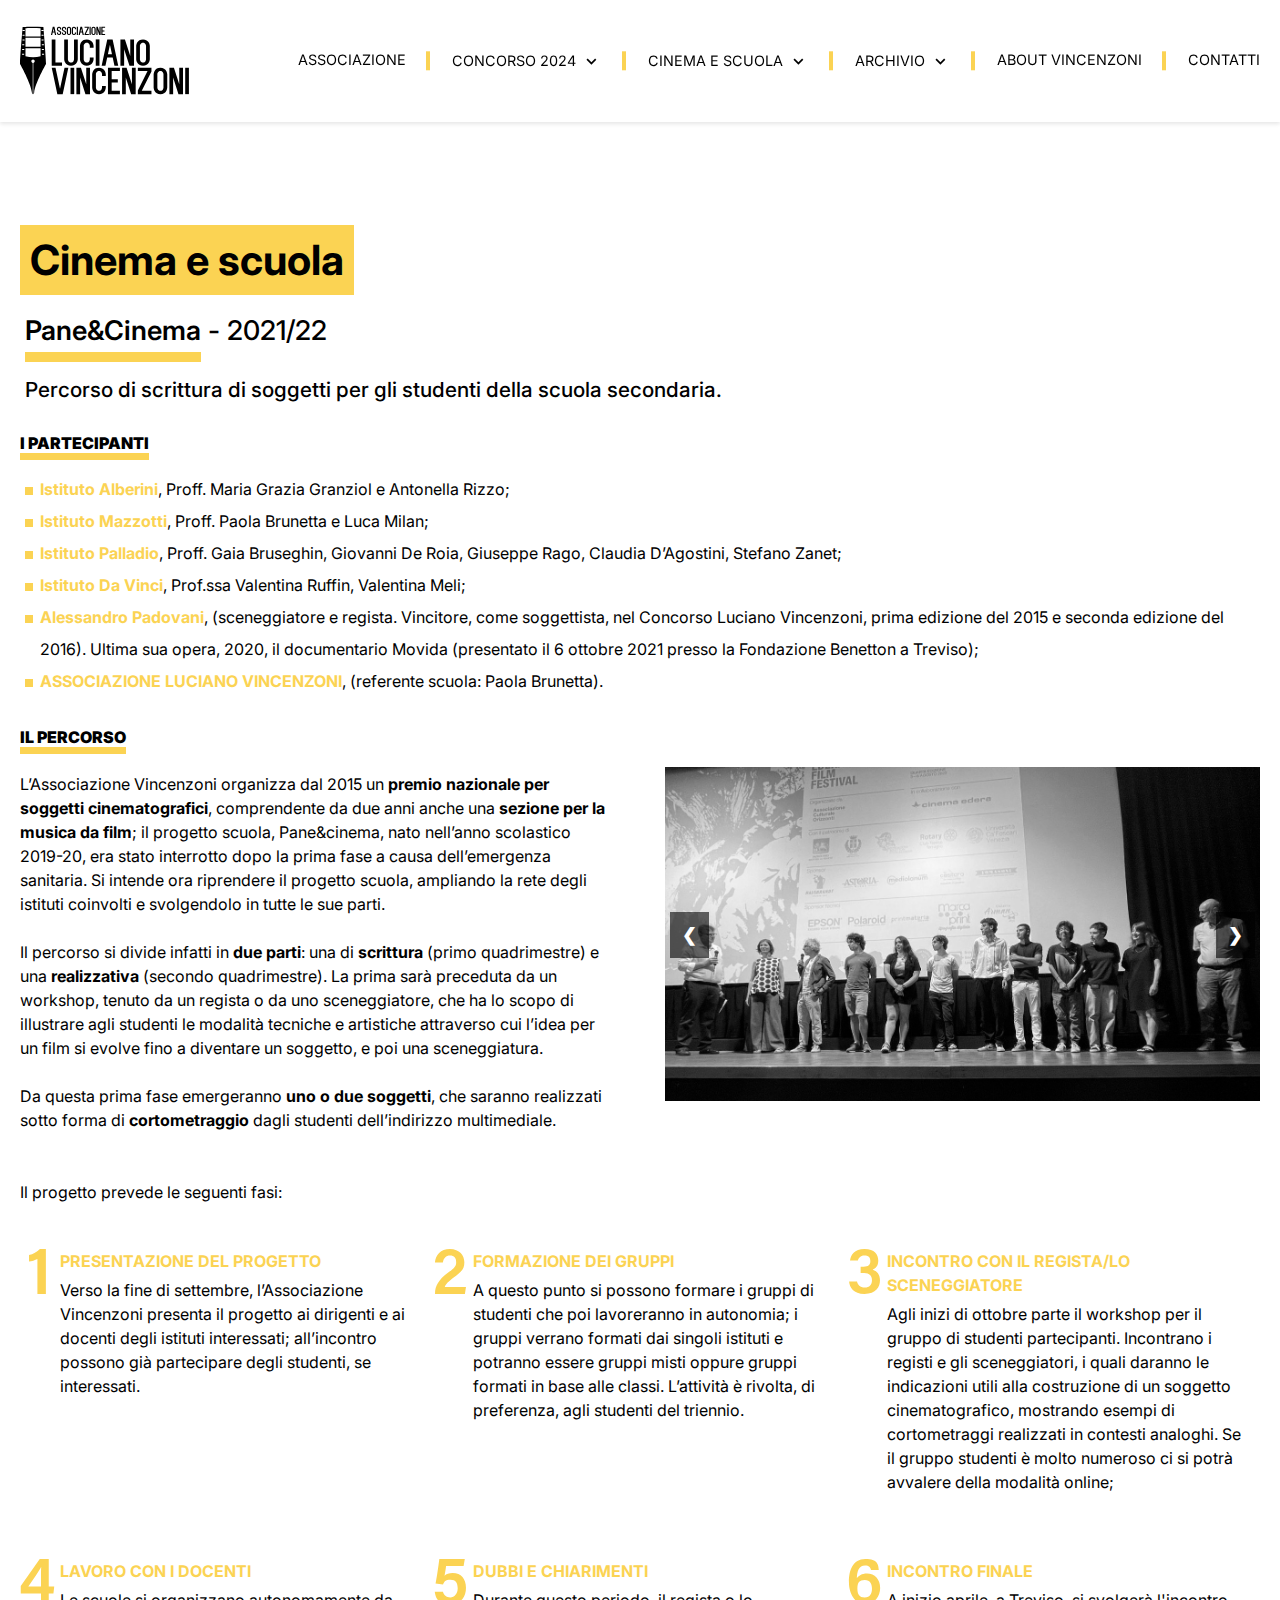
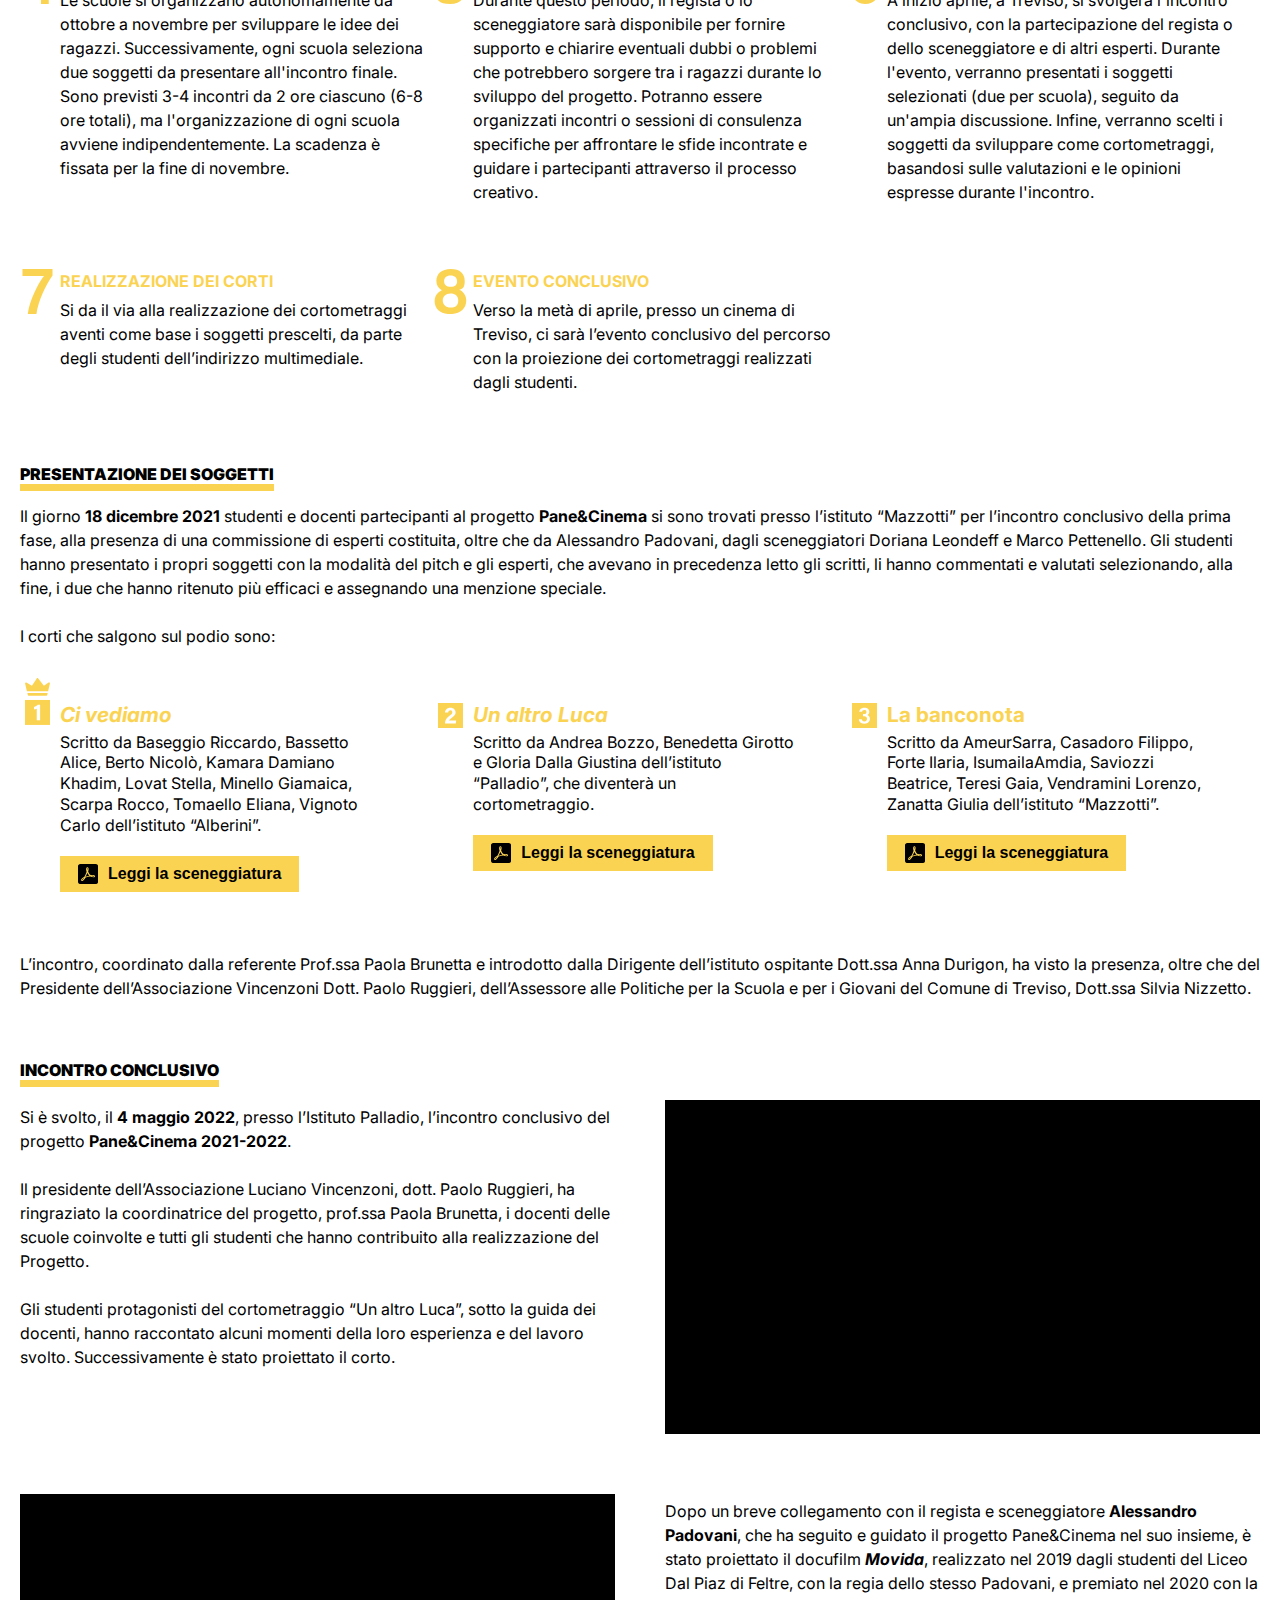
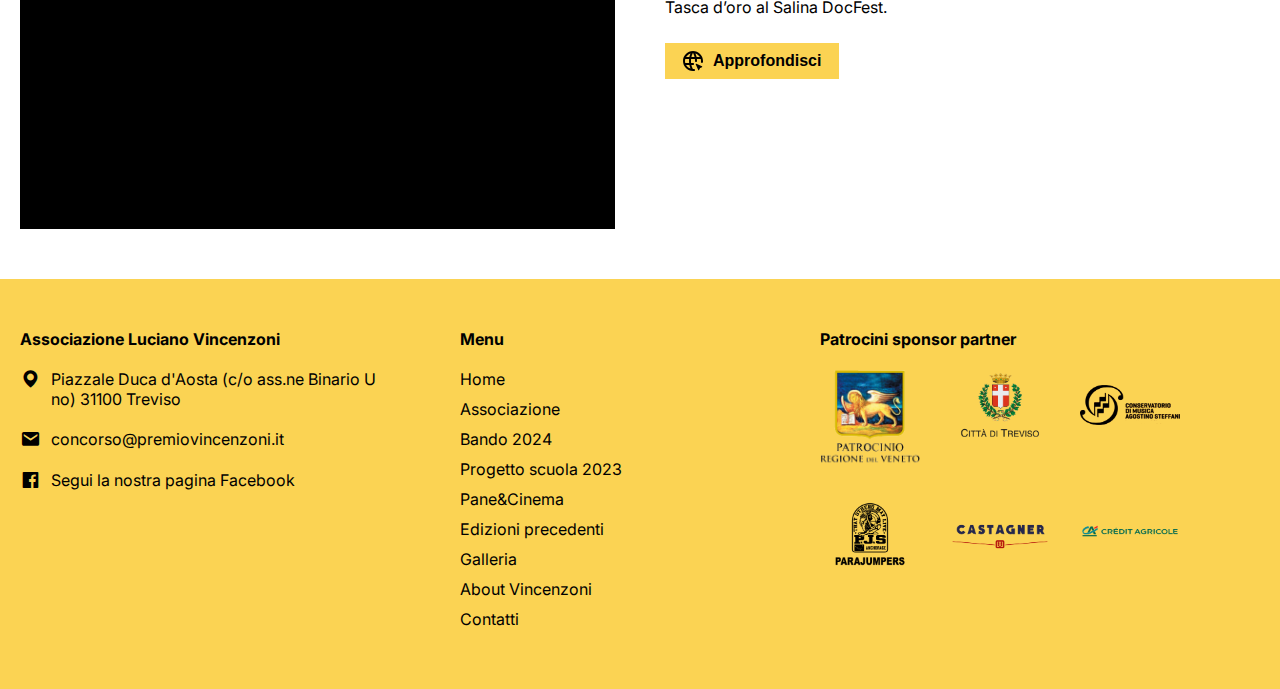
<file: Cinema e scuola/Pane&Cinema/PaneECinema.html>
<!DOCTYPE html>
<html lang="it">
  <head>
    <meta charset="UTF-8" />
    <meta name="viewport" content="width=device-width, initial-scale=1.0" />
    <title>Cinema e scuola - Pane&amp;Cinema | Associazione Vincenzoni</title>
    <link rel="icon" href="assets/images/favicon.ico" type="image/x-icon" />
<!-- Linking Box Icons for Icons -->
    <link
      href="https://unpkg.com/boxicons@2.1.4/css/boxicons.min.css"
      rel="stylesheet"
    />
    <link rel="stylesheet" href="assets/css/PaneECinema_style.css" />
    <script src="assets/script/PaneECinema_script.js" defer></script>
    <link rel="stylesheet" href="https://unpkg.com/swiper/swiper-bundle.min.css">
      
    <script src="https://www.youtube.com/iframe_api"></script>
      
  </head>
  <body>
      
<!-- Header or Navbar -->
    <header class="site-header" id="site-header">
      <navbar class="navbar">
        <!-- Navbar Logo -->
          <a href="../../index.html" class="logo-link" id="logo-image">
          <img
            src="assets/images/logo-black.svg"
            alt="Associazione Vincenzoni"
            class="logo-image black"
          />
        </a>

        <!-- Navbar Links -->
        <ul class="menu-links">
          <li class="menu-item">
            <a href="../../Associazione/Associazione.html">ASSOCIAZIONE</a>
          </li>
          <li class="menu-item has-dropdown">
            <a href="javascript:void(0)">
              CONCORSO 2024
              <i class="dropdown-icon bx bx-chevron-down"></i>
            </a>

            <!-- Navbar Dropdown Links -->
            <ul class="dropdown-links">
              <li class="dropdown-item">
                <a href="../../Concorso 2024/Bando 2024/Concorso2024_Bando2024.html">Bando 2024</a>
              </li>
            </ul>
          </li>
          <li class="menu-item has-dropdown">
            <a href="javascript:void(0)">
              CINEMA E SCUOLA
              <i class="dropdown-icon bx bx-chevron-down"></i>
            </a>

            <!-- Navbar Dropdown Links -->
            <ul class="dropdown-links">
              <li class="dropdown-item">
                <a href="../Progetto scuola 2023/ProgettoScuola2023.html">Progetto scuola 2023</a>
              </li>
              <li class="dropdown-item">
                <a href="PaneECinema.html">Pane&amp;Cinema</a>
              </li>
            </ul>
              
          </li>
          <li class="menu-item has-dropdown">
            <a href="javascript:void(0)">
              ARCHIVIO
              <i class="dropdown-icon bx bx-chevron-down"></i>
            </a>

            <!-- Navbar Dropdown Links -->
            <ul class="dropdown-links">
              <li class="dropdown-item">
                <a href="../../Archivio/Edizioni precedenti/Archivio_EdizioniPrecedenti.html">Edizioni precedenti</a>
              </li>
              <li class="dropdown-item">
                <a href="../../Archivio/Galleria/Galleria.html">Galleria</a>
              </li>
            </ul>
          </li>
          <li class="menu-item">
            <a href="../../About Vincenzoni/AboutVincenzoni.html">ABOUT VINCENZONI</a>
          </li>
          <li class="menu-item no-separator">
            <a href="../../Contatti/Contatti.html">CONTATTI</a>
          </li>
        </ul>

        <!-- Menu Toggler Button -->
        <button class="menu-toggler" id="menu-toggler">
          <i class="bx bx-menu"></i>
        </button>
      </navbar>
    </header>

<!-- Page title Section -->
  <section class="page-title-section">
        <div class="page-title-content">
            <h1>Cinema e scuola</h1>
        </div>
  </section>

  <section class="project-section">
    <div class="section-content">
        
      <h3 class="section-title"><b>Pane&amp;Cinema</b> - 2021/22</h3>
        <h4 class="section-subtitle">Percorso di scrittura di soggetti per gli studenti della scuola secondaria.</h4>
 
<!---------------------------------------------------------------- PARTECIPANTI ---------------------------------------------------------------->
         <h3 class="content-title"><b>I PARTECIPANTI</b></h3>
        
           <ul class="lista-partecipanti">
               <li><span class="main-highlight">Istituto Alberini</span>, Proff. Maria Grazia Granziol e Antonella Rizzo;</li>
               <li><span class="main-highlight">Istituto Mazzotti</span>, Proff. Paola Brunetta e Luca Milan;</li>
               <li><span class="main-highlight">Istituto Palladio</span>, Proff. Gaia Bruseghin, Giovanni De Roia, Giuseppe Rago, Claudia D’Agostini, Stefano Zanet;</li>
               <li><span class="main-highlight">Istituto Da Vinci</span>, Prof.ssa Valentina Ruffin, Valentina Meli;</li>
               <li><span class="main-highlight">Alessandro Padovani</span>, (sceneggiatore e regista. Vincitore, come soggettista, nel Concorso Luciano Vincenzoni, prima edizione del 2015 e seconda edizione del 2016). Ultima sua opera, 2020, il documentario Movida (presentato il 6 ottobre 2021 presso la Fondazione Benetton a Treviso);</li>
               <li><span class="main-highlight">ASSOCIAZIONE LUCIANO VINCENZONI</span>, (referente scuola: Paola Brunetta).</li>
           </ul> 
        
        
<!---------------------------------------------------------------- PERCORSO ---------------------------------------------------------------->
      <h3 class="content-title"><b>IL PERCORSO</b></h3>
        
      <div class="card-list">
          
        <div class="card-item">
            
            
          <div class="card-content card-column">
              
            <div class="card-details">
              <p class="card-text">
                  L’Associazione Vincenzoni organizza dal 2015 un <b>premio nazionale per soggetti cinematografici</b>, comprendente da due anni anche una <b>sezione per la musica da film</b>; il progetto scuola, Pane&amp;cinema, nato nell’anno scolastico 2019-20, era stato interrotto dopo la prima fase a causa dell’emergenza sanitaria. Si intende ora riprendere il progetto scuola, ampliando la rete degli istituti coinvolti e svolgendolo in tutte le sue parti.
                <br> <br />
                  Il percorso si divide infatti in <b>due parti</b>: una di <b>scrittura</b> (primo quadrimestre) e una <b>realizzativa</b> (secondo quadrimestre). La prima sarà preceduta da un workshop, tenuto da un regista o da uno sceneggiatore, che ha lo scopo di illustrare agli studenti le modalità tecniche e artistiche attraverso cui l’idea per un film si evolve fino a diventare un soggetto, e poi una sceneggiatura.
                <br> <br />
                  Da questa prima fase emergeranno <b>uno o due soggetti</b>, che saranno realizzati sotto forma di <b>cortometraggio</b> dagli studenti dell’indirizzo multimediale.
                <br> <br> <br />
                  Il progetto prevede le seguenti fasi:
              </p>
                
            </div>
              
          </div> 
            
            
         <!-- RIGHT CAROUSEL -->

          <div class="card-content card-column">
            <div class="carousel-container">
              <div class="carousel-inner">
                <div class="carousel-slide active">
                  <img src="assets/images/01_Pane-e-Cinema_Progetto-Scuola-2023.jpg" alt="Slide 1">
                </div>
                <div class="carousel-slide">
                  <img src="assets/images/02_Pane-e-Cinema_Progetto-Scuola-2023.jpg" alt="Slide 2">
                </div>
                <div class="carousel-slide">
                  <img src="assets/images/03_Pane-e-Cinema_Progetto-Scuola-2023.jpg" alt="Slide 3">
                </div>
                <div class="carousel-slide">
                  <img src="assets/images/04_Pane-e-Cinema_Progetto-Scuola-2023.jpg" alt="Slide 4">
                </div>
                <div class="carousel-slide">
                  <img src="assets/images/05_Pane-e-Cinema_Progetto-Scuola-2023.jpg" alt="Slide 5">
                </div>
              </div>
              <!-- Controls -->
              <button class="carousel-control carousel-control-prev" onclick="moveSlide(-1)">
                &#10094;
              </button>
              <button class="carousel-control carousel-control-next" onclick="moveSlide(1)">
                &#10095;
              </button>
            </div>
          </div>
            
         <!------->         

         </div>
            
            
        </div>
          
        
<!---------------------------------------------------------------- FASI PERCORSO ---------------------------------------------------------------->

        <div class="phases-row">             

          <div class="phases-column">
            <h4 class="first-phase">PRESENTAZIONE DEL PROGETTO</h4>
            <p class="phase-text">Verso la fine di settembre, l’Associazione Vincenzoni presenta il progetto ai dirigenti e ai docenti degli istituti interessati; all’incontro possono già partecipare degli studenti, se interessati.</p>    
          </div>  
            
          <div class="phases-column">
            <h4 class="second-phase">FORMAZIONE DEI GRUPPI</h4>
            <p class="phase-text">A questo punto si possono formare i gruppi di studenti che poi lavoreranno in autonomia; i gruppi verrano formati dai singoli istituti e potranno essere gruppi misti oppure gruppi formati in base alle classi. L’attività è rivolta, di preferenza, agli studenti del triennio.</p>    
          </div>  
            
          <div class="phases-column">
            <h4 class="third-phase">INCONTRO CON IL REGISTA/LO SCENEGGIATORE</h4>
            <p class="phase-text">Agli inizi di ottobre parte il workshop per il gruppo di studenti partecipanti. Incontrano i registi e gli sceneggiatori, i quali daranno le indicazioni utili alla costruzione di un soggetto cinematografico, mostrando esempi di cortometraggi realizzati in contesti analoghi. Se il gruppo studenti è molto numeroso ci si potrà avvalere della modalità online; </p>    
          </div>              
            
          <div class="phases-column">
            <h4 class="fourth-phase">LAVORO CON I DOCENTI</h4>
            <p class="phase-text">Le scuole si organizzano autonomamente da ottobre a novembre per sviluppare le idee dei ragazzi. Successivamente, ogni scuola seleziona due soggetti da presentare all'incontro finale. Sono previsti 3-4 incontri da 2 ore ciascuno (6-8 ore totali), ma l'organizzazione di ogni scuola avviene indipendentemente. La scadenza è fissata per la fine di novembre.</p>    
          </div>              
            
          <div class="phases-column">
            <h4 class="fifth-phase">DUBBI E CHIARIMENTI</h4>
            <p class="phase-text">Durante questo periodo, il regista o lo sceneggiatore sarà disponibile per fornire supporto e chiarire eventuali dubbi o problemi che potrebbero sorgere tra i ragazzi durante lo sviluppo del progetto. Potranno essere organizzati incontri o sessioni di consulenza specifiche per affrontare le sfide incontrate e guidare i partecipanti attraverso il processo creativo.</p>    
          </div>             
            
          <div class="phases-column">
            <h4 class="sixth-phase">INCONTRO FINALE</h4>
            <p class="phase-text">A inizio aprile, a Treviso, si svolgerà l'incontro conclusivo, con la partecipazione del regista o dello sceneggiatore e di altri esperti. Durante l'evento, verranno presentati i soggetti selezionati (due per scuola), seguito da un'ampia discussione. Infine, verranno scelti i soggetti da sviluppare come cortometraggi, basandosi sulle valutazioni e le opinioni espresse durante l'incontro.</p>    
          </div> 
            
          <div class="phases-column">
            <h4 class="seventh-phase">REALIZZAZIONE DEI CORTI</h4>
            <p class="phase-text">Si da il via alla realizzazione dei cortometraggi aventi come base i soggetti prescelti, da parte degli studenti dell’indirizzo multimediale.</p>    
          </div>             
            
          <div class="phases-column">
            <h4 class="eighth-phase">EVENTO CONCLUSIVO</h4>
            <p class="phase-text">Verso la metà di aprile, presso un cinema di Treviso, ci sarà l’evento conclusivo del percorso con la proiezione dei cortometraggi realizzati dagli studenti.</p>    
          </div>             
            
        </div>          
        
        
<!----------------------------------------------------------- PRESENTAZIONE SOGGETTI ----------------------------------------------------------->
        
      <h3 class="content-title"><b>PRESENTAZIONE DEI SOGGETTI</b></h3>
        
          <p class="presentation-text">Il giorno <b>18 dicembre 2021</b> studenti e docenti partecipanti al progetto <b>Pane&amp;Cinema</b> si sono trovati presso l’istituto “Mazzotti” per l’incontro conclusivo della prima fase, alla presenza di una commissione di esperti costituita, oltre che da Alessandro Padovani, dagli sceneggiatori Doriana Leondeff e Marco Pettenello. Gli studenti hanno presentato i propri soggetti con la modalità del pitch e gli esperti, che avevano in precedenza letto gli scritti, li hanno commentati e valutati selezionando, alla fine, i due che hanno ritenuto più efficaci e assegnando una menzione speciale. 
          <br> <br />
          I corti che salgono sul podio sono:</p>
     
              <div class="winner-row">
                  
                <div class="winner-column">
                  <h4 class="first-winner"><i>Ci vediamo</i></h4>
                    
                  <p class="vincitori-text">Scritto da Baseggio Riccardo, Bassetto Alice, Berto Nicolò, Kamara Damiano Khadim, Lovat Stella, Minello Giamaica, Scarpa Rocco, Tomaello Eliana, Vignoto Carlo dell’istituto “Alberini”.</p>
                 
                  <a href="assets/file/CI_VEDIAMO_ProgettoPaneECinema_AssLucianoVincenzoni.pdf" target="_blank">
                   <button class="button-with-icon">
                       <img src="assets/images/pdf.svg" alt="Icona" class="icon">
                       Leggi la sceneggiatura
                   </button>
                  </a>  
                </div>
                  
                <div class="winner-column">
                  <h4 class="second-winner"><i>Un altro Luca</i></h4>
                    
                  <p class="vincitori-text">Scritto da Andrea Bozzo, Benedetta Girotto e Gloria Dalla Giustina dell’istituto “Palladio”, che diventerà un cortometraggio.</p>
                    
                  <a href="assets/file/UN_ALTRO_LUCA_ProgettoPaneECinema_AssLucianoVincenzoni.pdf" target="_blank">
                   <button class="button-with-icon">
                       <img src="assets/images/pdf.svg" alt="Icona" class="icon">
                       Leggi la sceneggiatura
                   </button>
                  </a>   
                </div>                
               
                <div class="winner-column">
                  <h4 class="third-winner">La banconota</h4>
                  <p class="vincitori-text">Scritto da AmeurSarra, Casadoro Filippo, Forte Ilaria, IsumailaAmdia, Saviozzi Beatrice, Teresi Gaia, Vendramini Lorenzo, Zanatta Giulia dell’istituto “Mazzotti”.</p>
                  
                  <a href="assets/file/LA_BANCONOTA_ProgettoPaneECinema_AssLucianoVincenzoni.pdf" target="_blank">
                   <button class="button-with-icon">
                       <img src="assets/images/pdf.svg" alt="Icona" class="icon">
                       Leggi la sceneggiatura
                   </button>
                  </a>    
                </div>                  
                  
              </div>          
        
          <p class="presentation-text">L’incontro, coordinato dalla referente Prof.ssa Paola Brunetta e introdotto dalla Dirigente dell’istituto ospitante Dott.ssa Anna Durigon, ha visto la presenza, oltre che del Presidente dell’Associazione Vincenzoni Dott. Paolo Ruggieri, dell’Assessore alle Politiche per la Scuola e per i Giovani del Comune di Treviso, Dott.ssa Silvia Nizzetto.</p>        
          <br> <br />
        
<!----------------------------------------------------------- INCONTRO CONCLUSIVO ----------------------------------------------------------->
        
      <h3 class="content-title"><b>INCONTRO CONCLUSIVO</b></h3>        
        
       <div class="card-list">
          
        <div class="card-item">
            
            
          <div class="card-content card-column">
              
            <div class="card-details">
              <p class="card-text">
                  Si è svolto, il <b>4 maggio 2022</b>, presso l’Istituto Palladio, l’incontro conclusivo del progetto <b>Pane&amp;Cinema 2021-2022</b>.
                <br> <br />
                  Il presidente dell’Associazione Luciano Vincenzoni, dott. Paolo Ruggieri, ha ringraziato la coordinatrice del progetto, prof.ssa Paola Brunetta, i docenti delle scuole coinvolte e tutti gli studenti che hanno contribuito alla realizzazione del Progetto.
                <br> <br />
                  Gli studenti protagonisti del cortometraggio “Un altro Luca”, sotto la guida dei docenti, hanno raccontato alcuni momenti della loro esperienza e del lavoro svolto. Successivamente è stato proiettato il corto.
              </p>
                
            </div>
              
          </div> 
            
            
         <!-- RIGHT YOUTUBE VIDEO -->

          <div class="card-content card-column">
              <div class="video-container">
               <iframe src="https://www.youtube.com/embed/g_iVLKM_hAA?si=PPQvppSHYxPrY3Zx" title="Un altro Luca - YouTube video player" frameborder="0" allow="accelerometer; autoplay; clipboard-write; encrypted-media; gyroscope; picture-in-picture; web-share" referrerpolicy="strict-origin-when-cross-origin" allowfullscreen></iframe>
              </div>
          </div>
            
         <!------->  

         </div>
         

        <!-- LEFT YOUTUBE VIDEO Movida -->
           
         <div class="card-item">
          <div class="card-content card-column">
              <div class="video-container">
               <iframe src="https://www.youtube.com/embed/HXsvmDHKFp0?si=3qmGDzrHmSFB8-gz" title="Movida - YouTube video player" frameborder="0" allow="accelerometer; autoplay; clipboard-write; encrypted-media; gyroscope; picture-in-picture; web-share" referrerpolicy="strict-origin-when-cross-origin" allowfullscreen></iframe>
              </div>
          </div>
             
          
         <!-- RIGHT TEXT Movida -->
             
           <div class="card-content card-column">
             <div class="card-details">
                 <p class="card-text">
                   Dopo un breve collegamento con il regista e sceneggiatore <b>Alessandro Padovani</b>, che ha seguito e guidato il progetto Pane&amp;Cinema nel suo insieme, è stato proiettato il docufilm <b><i>Movida</i></b>, realizzato nel 2019 dagli studenti del Liceo Dal Piaz di Feltre, con la regia dello stesso Padovani, e premiato nel 2020 con la Tasca d’oro al Salina DocFest.
                 </p>
                <br>
                  <a href="https://www.salinadocfest.it/il-premio-tasca-doro-a-movida-di-alessandro-padovani/" target="_blank">
                   <button class="button-with-icon">
                       <img src="assets/images/website.svg" alt="Icona" class="icon">
                       Approfondisci
                   </button>
                  </a>
                 
             </div>
           </div>
         </div>          
          
            
       </div>        
              
  </div>     
 </section>      
      
      
      
      
      
 <!--------------------------------------------- TRANSIZIONE PER CAROSELLO ------------------------------------------------->
         <script>
            let currentSlide = 0;
            const slides = document.querySelectorAll('.carousel-slide');
            const totalSlides = slides.length;

            function showSlide(index) {
                if (index >= totalSlides) {
                    currentSlide = 0;
                } else if (index < 0) {
                    currentSlide = totalSlides - 1;
                } else {
                    currentSlide = index;
                }

                for (let i = 0; i < totalSlides; i++) {
                    if (i === currentSlide) {
                        slides[i].classList.add('active');
                    } else {
                        slides[i].classList.remove('active');
                    }
                }
            }

            function moveSlide(step) {
                showSlide(currentSlide + step);
            }

            document.addEventListener('DOMContentLoaded', () => {
                // Visualizza la prima immagine subito dopo il caricamento della pagina
                showSlide(currentSlide);

                // Avanza automaticamente dopo 6 secondi
                setInterval(() => {
                    moveSlide(1);
                }, 6000);
            });
         </script>          
      <!-- Footer Section -->
<footer class="footer">
  <div class="section-content">
    <!-- Footer Contact Column -->
    <div class="footer-column contact">
      <h2 class="content-title">Associazione Luciano Vincenzoni</h2>
      <a href="https://maps.app.goo.gl/RJURYRFAy22mawodA" target="_blank">
        <i class="icon bx bxs-map"></i>
        <span
          >Piazzale Duca d'Aosta (c/o ass.ne Binario Uno) 31100
          Treviso</span
        >
      </a>
      <a href="mailto:concorso@premiovincenzoni.it">
        <i class="bx bxs-envelope"></i>
        <span>concorso@premiovincenzoni.it</span>
      </a>
      <a
        href="https://www.facebook.com/AssociazioneLucianoVincenzoni/?locale=it_IT"
        target="_blank"
      >
        <i class="bx bxl-facebook-square"></i>
        <span>Segui la nostra pagina Facebook</span>
      </a>
    </div>

    <div class="footer-column">
      <!-- Footer Links Column -->
      <div class="inner-column links">
        <h2 class="content-title">Menu</h2>
        <ul class="footer-links">
          <li class="link-item">
            <a href="../../index.html">Home</a>
          </li>
          <li class="link-item">
            <a href="../../Associazione/Associazione.html">Associazione</a>
          </li>
          <li class="link-item">
            <a href="../../Concorso 2024/Bando 2024/Concorso2024_Bando2024.html">Bando 2024</a>
          </li>
          <li class="link-item">
            <a href="../../Cinema e scuola/Progetto scuola 2023/ProgettoScuola2023.html">Progetto scuola 2023</a>
          </li>
          <li class="link-item">
            <a href="../../Cinema e scuola/Pane&Cinema/PaneECinema.html">Pane&amp;Cinema</a>
          </li>
          <li class="link-item">
            <a href="../../Archivio/Edizioni precedenti/Archivio_EdizioniPrecedenti.html">Edizioni precedenti</a>
          </li>
          <li class="link-item">
            <a href="../../Archivio/Galleria/Galleria.html">Galleria</a>
          </li>              
          <li class="link-item">
            <a href="../../About Vincenzoni/AboutVincenzoni.html">About Vincenzoni</a>
          </li>
          <li class="link-item">
            <a href="../../Contatti/Contatti.html">Contatti</a>
          </li>
        </ul>
      </div>

      <!-- Footer Sponsors Column -->
      <div class="inner-column sponsors">
        <h2 class="content-title">Patrocini sponsor partner</h2>
        <div class="sponsor-list">
          <img
            src="assets/images/patrocinio-regione-veneto-logo.png"
            alt="Patrocinio Regione Veneto"
            class="sponsor-image"
          />
          <img
            src="assets/images/citta-di-treviso-logo.png"
            alt="Citta Di Treviso"
            class="sponsor-image"
          />
          <img
            src="assets/images/conservatorio-di-musica-agostino-steffani-logo.png"
            alt="Conservatorio Di MMusica Agostino Steffani"
            class="sponsor-image"
          />
          <img
            src="assets/images/parajumpers-logo.png"
            alt="Parajumpers"
            class="sponsor-image"
          />
          <img
            src="assets/images/castagner-logo.png"
            alt="Castagner"
            class="sponsor-image"
          />
          <img
            src="assets/images/credit-agricole-logo.png"
            alt="Credit Agricole"
            class="sponsor-image"
          />
        </div>
      </div>
    </div>
  </div>
</footer>
      
      

  </body>
</html>
</file>
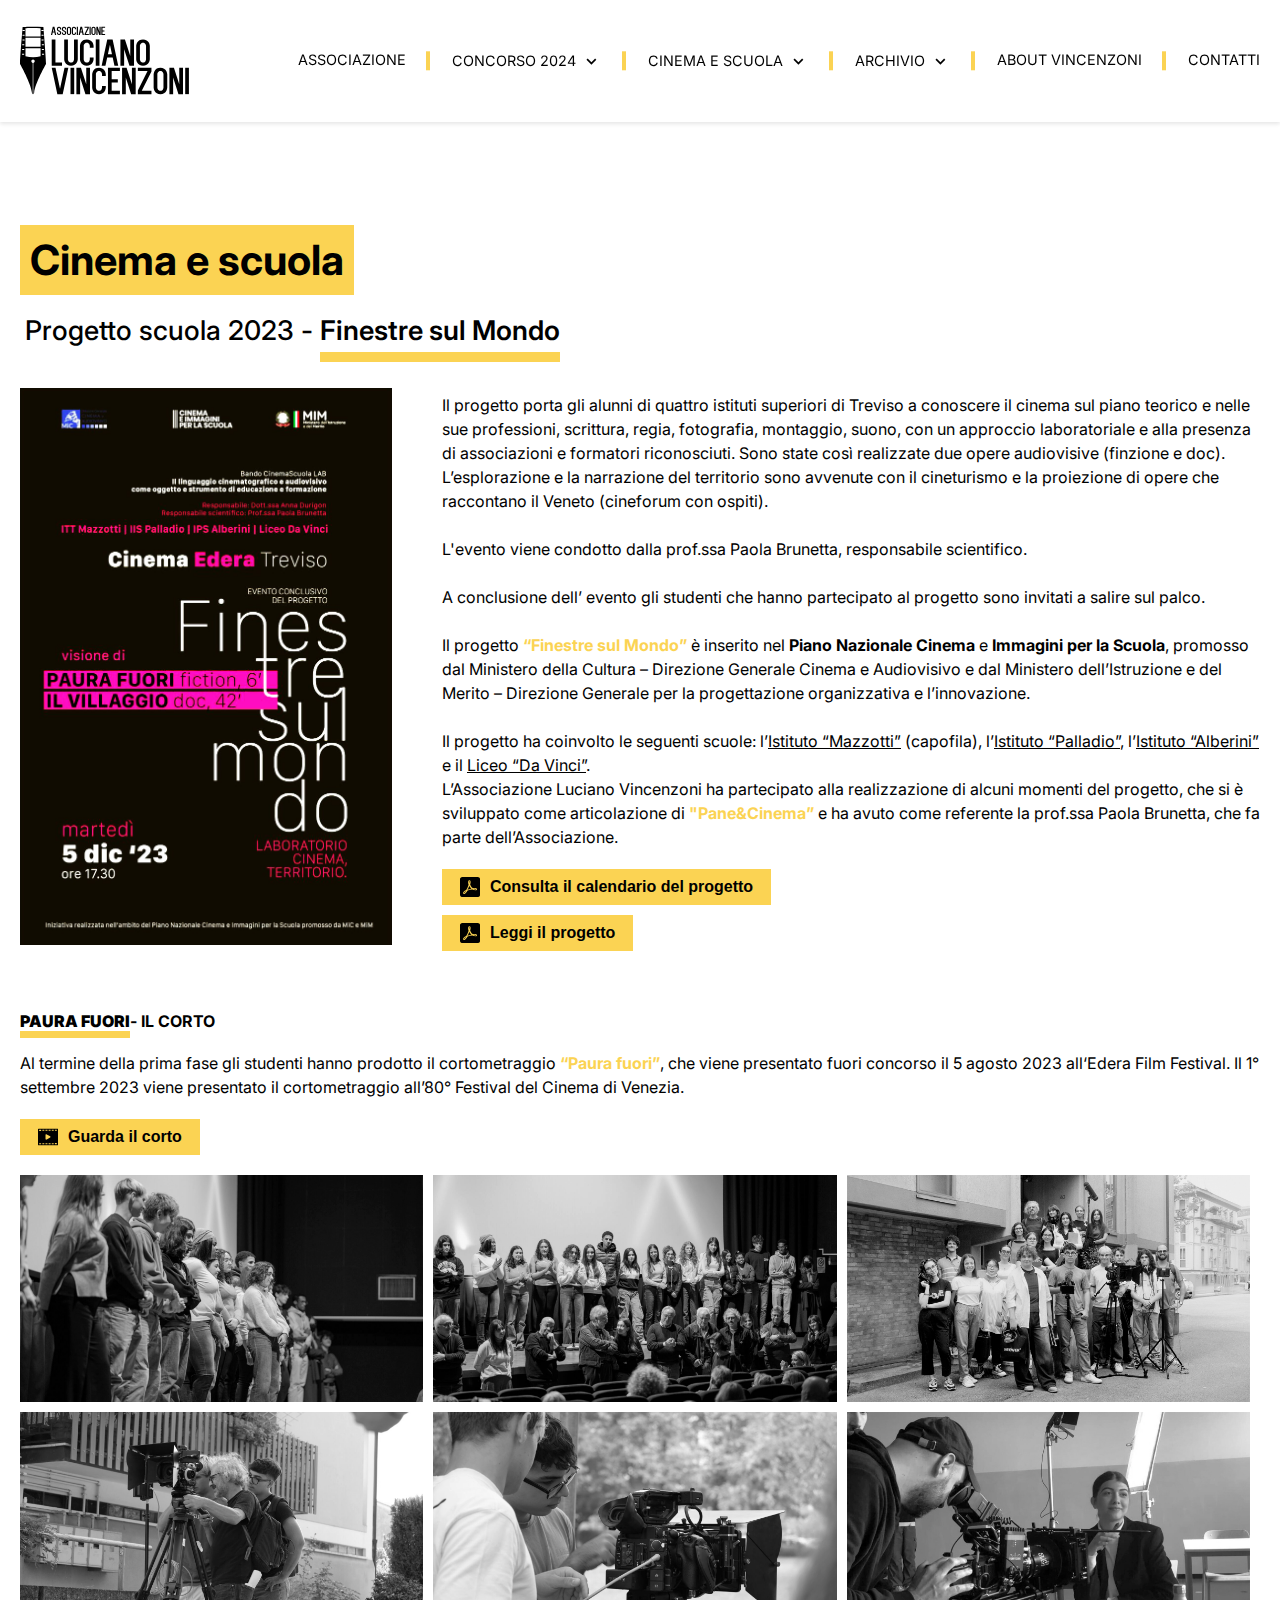
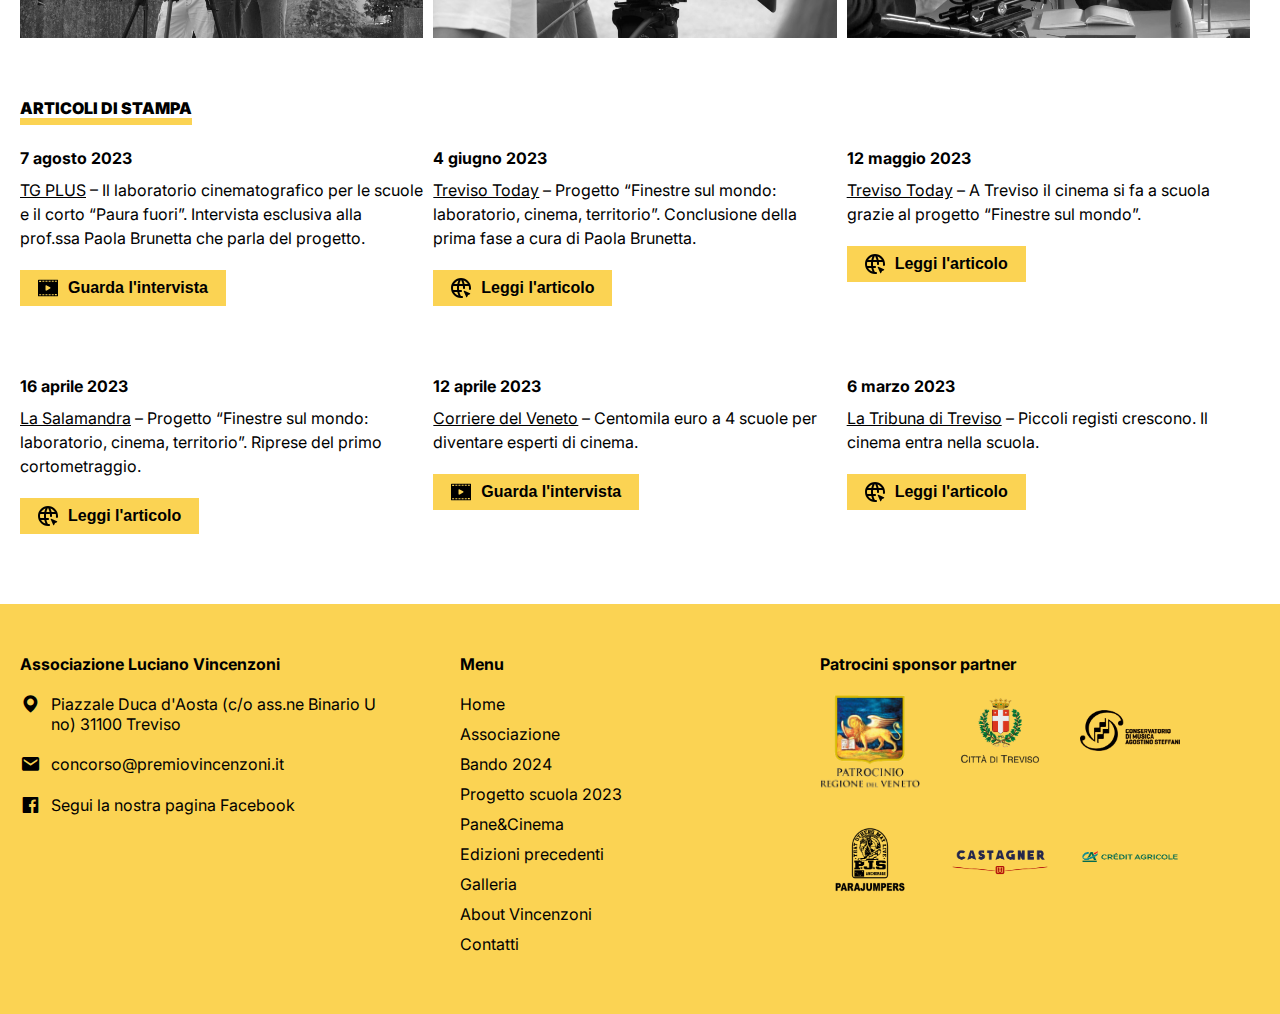
<file: Cinema e scuola/Progetto scuola 2023/ProgettoScuola2023.html>
<!DOCTYPE html>
<html lang="it">
  <head>
    <meta charset="UTF-8" />
    <meta name="viewport" content="width=device-width, initial-scale=1.0" />
    <title>Cinema e scuola - Progetto scuola 2023 | Associazione Vincenzoni</title>
    <link rel="icon" href="assets/images/favicon.ico" type="image/x-icon" />
<!-- Linking Box Icons for Icons -->
    <link
      href="https://unpkg.com/boxicons@2.1.4/css/boxicons.min.css"
      rel="stylesheet"
    />
    <link rel="stylesheet" href="assets/css/ProgettoScuola2023_style.css" />
    <script src="assets/script/ProgettoScuola2023_script.js" defer></script>
  </head>
  <body>
      
<!-- Header or Navbar -->
    <header class="site-header" id="site-header">
      <navbar class="navbar">
        <!-- Navbar Logo -->
        <a href="../../index.html" class="logo-link" id="logo-image">
          <img
            src="assets/images/logo-black.svg"
            alt="Associazione Vincenzoni"
            class="logo-image black"
          />
        </a>

        <!-- Navbar Links -->
        <ul class="menu-links">
          <li class="menu-item">
            <a href="../../Associazione/Associazione.html">ASSOCIAZIONE</a>
          </li>
          <li class="menu-item has-dropdown">
            <a href="javascript:void(0)">
              CONCORSO 2024
              <i class="dropdown-icon bx bx-chevron-down"></i>
            </a>

            <!-- Navbar Dropdown Links -->
            <ul class="dropdown-links">
              <li class="dropdown-item">
                <a href="../../Concorso 2024/Bando 2024/Concorso2024_Bando2024.html">Bando 2024</a>
              </li>
            </ul>
          </li>
          <li class="menu-item has-dropdown">
            <a href="javascript:void(0)">
              CINEMA E SCUOLA
              <i class="dropdown-icon bx bx-chevron-down"></i>
            </a>

            <!-- Navbar Dropdown Links -->
            <ul class="dropdown-links">
              <li class="dropdown-item">
                <a href="ProgettoScuola2023.html">Progetto scuola 2023</a>
              </li>
              <li class="dropdown-item">
                <a href="../Pane&Cinema/PaneECinema.html">Pane&amp;Cinema</a>
              </li>
            </ul>
              
          </li>
          <li class="menu-item has-dropdown">
            <a href="javascript:void(0)">
              ARCHIVIO
              <i class="dropdown-icon bx bx-chevron-down"></i>
            </a>

            <!-- Navbar Dropdown Links -->
            <ul class="dropdown-links">
              <li class="dropdown-item">
                <a href="../../Archivio/Edizioni precedenti/Archivio_EdizioniPrecedenti.html">Edizioni precedenti</a>
              </li>
              <li class="dropdown-item">
                <a href="../../Archivio/Galleria/Galleria.html">Galleria</a>
              </li>
            </ul>
          </li>
          <li class="menu-item">
            <a href="../../About Vincenzoni/About Vincenzoni.html">ABOUT VINCENZONI</a>
          </li>
          <li class="menu-item no-separator">
            <a href="../../Contatti/Contatti.html">CONTATTI</a>
          </li>
        </ul>

        <!-- Menu Toggler Button -->
        <button class="menu-toggler" id="menu-toggler">
          <i class="bx bx-menu"></i>
        </button>
      </navbar>
    </header>

<!-- Page title Section -->
  <section class="page-title-section">
        <div class="page-title-content">
            <h1>Cinema e scuola</h1>
        </div>
  </section>

<!-- Sezione mappa -->
  <section class="project-section">
    <div class="section-content">
      <h3 class="section-title">Progetto scuola 2023 - <b>Finestre sul Mondo</b></h3>
        
      <div class="card-list">
          
        <div class="card-item">
            
          <div class="card-image card-column">

            <img
              src="assets/images/Poster_Finestre-sul-Mondo_Progetto-Scuola-2023.jpg"
              alt="Finestre sul Mondo - Progetto scuola 2023"
            />
          </div>
            
          <div class="card-content card-column">

              
            <div class="card-details">
              <p class="card-text">
                 Il progetto porta gli alunni di quattro istituti superiori di Treviso a conoscere il cinema sul piano teorico e nelle sue professioni, scrittura, regia, fotografia, montaggio, suono, con un approccio laboratoriale e alla presenza di associazioni e formatori riconosciuti. Sono state così realizzate due opere audiovisive (finzione e doc). L’esplorazione e la narrazione del territorio sono avvenute con il cineturismo e la proiezione di opere che raccontano il Veneto (cineforum con ospiti).
                <br> <br />
                 L'evento viene condotto dalla prof.ssa Paola Brunetta, responsabile scientifico.
                <br> <br />
                 A conclusione dell’ evento gli studenti che hanno partecipato al progetto sono invitati a salire sul palco.
                <br> <br />
                  Il progetto <span class="main-highlight">“Finestre sul Mondo”</span> è inserito nel <b>Piano Nazionale Cinema</b> e <b>Immagini per la Scuola</b>, promosso dal Ministero della Cultura – Direzione Generale Cinema e Audiovisivo e dal Ministero dell’Istruzione e del Merito – Direzione Generale per la progettazione organizzativa e l’innovazione.
                <br> <br />
                  Il progetto ha coinvolto le seguenti scuole: l’<u>Istituto “Mazzotti”</u> (capofila), l’<u>Istituto “Palladio”</u>, l’<u>Istituto “Alberini”</u> e il <u>Liceo “Da Vinci”</u>. <br>
                  L’Associazione Luciano Vincenzoni ha partecipato alla realizzazione di alcuni momenti del progetto, che si è sviluppato come articolazione di <span class="main-highlight">"Pane&amp;Cinema”</span> e ha avuto come referente la prof.ssa Paola Brunetta, che fa parte dell’Associazione.
              </p>
                
                 <a href="assets/file/Calendario_Finestre_sul_Mondo_ProgettoScuola2023_AssLucianoVincenzoni.pdf" target="_blank">
                  <button class="button-with-icon">
                      <img src="assets/images/pdf.svg" alt="Icona" class="icon">
                      Consulta il calendario del progetto
                  </button>
                 </a>
                
                 <a href="assets/file/Finestre_sul_Mondo_ProgettoScuola2023_AssLucianoVincenzoni.pdf" target="_blank">
                  <button class="button-with-icon">
                      <img src="assets/images/pdf.svg" alt="Icona" class="icon">
                      Leggi il progetto
                  </button>
                 </a>                
            </div>
              
          </div> 
          
        </div>        
      </div>        
        
        
    <h3 class="content-title"><b>PAURA FUORI</b>- IL CORTO</h3>
        
        <p class="card-text">Al termine della prima fase gli studenti hanno prodotto il cortometraggio <span class="main-highlight">“Paura fuori”</span>, che viene presentato fuori concorso il 5 agosto 2023 all‘Edera Film Festival. Il 1° settembre 2023 viene presentato il cortometraggio all’80° Festival del Cinema di Venezia.</p>        
        
         <a href="https://cinemaperlascuola.istruzione.it/progetto/finestre-sul-mondo-laboratorio-cinema-territorio-iit-g-mazzotti/" target="_blank">
          <button class="button-with-icon">
              <img src="assets/images/video.svg" alt="Icona" class="icon">
              Guarda il corto
          </button>
         </a>        
        
       <div class="row"> 
        <div class="column">
          <img src="assets/images/01_Finestre-sul-Mondo_Progetto-Scuola-2023.jpg" alt="=01 Finestre sul Mondo" style="width:100%">
          <img src="assets/images/05_Finestre-sul-Mondo_Progetto-Scuola-2023.jpg" alt="=05 Finestre sul Mondo" style="width:100%">
        </div>
        <div class="column">
          <img src="assets/images/02_Finestre-sul-Mondo_Progetto-Scuola-2023.jpg" alt="=02 Finestre sul Mondo" style="width:100%">
          <img src="assets/images/03_Finestre-sul-Mondo_Progetto-Scuola-2023.jpg" alt="=03 Finestre sul Mondo" style="width:100%">
        </div>
        <div class="column">
          <img src="assets/images/06_Finestre-sul-Mondo_Progetto-Scuola-2023.jpg" alt="=06 Finestre sul Mondo" style="width:100%">          
          <img src="assets/images/04_Finestre-sul-Mondo_Progetto-Scuola-2023.jpg" alt="=04 Finestre sul Mondo" style="width:100%">
        </div>
       </div>        
  
        
    <h3 class="content-title"><b>ARTICOLI DI STAMPA</b></h3>
        
              <div class="row">
                  
                <div class="print-column">
                  <h4 class="print-date">7 agosto 2023
                  </h4>
                  <p class="print-text"><u>TG PLUS</u> – Il laboratorio cinematografico per le scuole e il corto “Paura fuori”. Intervista esclusiva alla prof.ssa Paola Brunetta che parla del progetto.</p>
                    
                 <a href="https://tgplus.it/tag/brunetta/" target="_blank">
                  <button class="button-with-icon">
                      <img src="assets/images/video.svg" alt="Icona" class="icon">
                      Guarda l'intervista
                  </button>
                 </a>
                </div>
                 
                <div class="print-column">
                  <h4 class="print-date">4 giugno 2023
                  </h4>
                  <p class="print-text"><u>Treviso Today</u> – Progetto “Finestre sul mondo: laboratorio, cinema, territorio”. Conclusione della prima fase a cura di Paola Brunetta.</p>
                    
                 <a href="https://lasalamandra.eu/blog/2023/06/04/progetto-finestre-sul-mondo-laboratorio-cinema-territorio-3/" target="_blank">
                  <button class="button-with-icon">
                      <img src="assets/images/website.svg" alt="Icona" class="icon">
                      Leggi l'articolo
                  </button>
                 </a>
                </div>                  
                  
                <div class="print-column">
                  <h4 class="print-date">12 maggio 2023
                  </h4>
                  <p class="print-text"><u>Treviso Today</u> – A Treviso il cinema si fa a scuola grazie al progetto “Finestre sul mondo”.</p>
                    
                 <a href="https://www.trevisotoday.it/speciale/progetto-finestre-sul-mondo.html#_ga=2.226457951.477428416.1683926720-2043438386.1679955650" target="_blank">
                  <button class="button-with-icon">
                      <img src="assets/images/website.svg" alt="Icona" class="icon">
                      Leggi l'articolo
                  </button>
                 </a>
                </div>                  

                <div class="print-column">
                  <h4 class="print-date">16 aprile 2023
                  </h4>
                  <p class="print-text"><u>La Salamandra</u> – Progetto “Finestre sul mondo: laboratorio, cinema, territorio”. Riprese del primo cortometraggio.</p>
                    
                 <a href="https://tgplus.it/tag/brunetta/" target="_blank">
                  <button class="button-with-icon">
                      <img src="assets/images/website.svg" alt="Icona" class="icon">
                      Leggi l'articolo
                  </button>
                 </a>
                </div>
                 
                <div class="print-column">
                  <h4 class="print-date">12 aprile 2023
                  </h4>
                  <p class="print-text"><u>Corriere del Veneto</u> – Centomila euro a 4 scuole per diventare esperti di cinema.</p>
                    
                 <a href="https://lasalamandra.eu/blog/2023/06/04/progetto-finestre-sul-mondo-laboratorio-cinema-territorio-3/" target="_blank">
                  <button class="button-with-icon">
                      <img src="assets/images/video.svg" alt="Icona" class="icon">
                      Guarda l'intervista
                  </button>
                 </a>
                </div>                  
                  
                <div class="print-column">
                  <h4 class="print-date">6 marzo 2023
                  </h4>
                  <p class="print-text"><u>La Tribuna di Treviso</u> – Piccoli registi crescono. Il cinema entra nella scuola.</p>
                    
                 <a href="https://www.trevisotoday.it/speciale/progetto-finestre-sul-mondo.html#_ga=2.226457951.477428416.1683926720-2043438386.1679955650" target="_blank">
                  <button class="button-with-icon">
                      <img src="assets/images/website.svg" alt="Icona" class="icon">
                      Leggi l'articolo
                  </button>
                 </a>
                </div>                  
                          
              </div>
                  
  </div>     
        
 </section>           
      
<script>
document.addEventListener('DOMContentLoaded', function() {
  var images = document.querySelectorAll('.column img');
  images.forEach(function(image) {
    image.addEventListener('click', function() {
      // Create a modal element
      var modal = document.createElement('div');
      modal.classList.add('modal');

      // Create an image element inside the modal
      var modalImg = document.createElement('img');
      modalImg.src = this.src;
      modal.appendChild(modalImg);

      // Append the modal to the document body
      document.body.appendChild(modal);

      // Close the modal when clicked outside the image
      modal.addEventListener('click', function() {
        modal.remove();
      });
    });
  });
});
</script>      
      
      
      
      
      <!-- Footer Section -->
      <footer class="footer">
        <div class="section-content">
          <!-- Footer Contact Column -->
          <div class="footer-column contact">
            <h2 class="content-title">Associazione Luciano Vincenzoni</h2>
            <a href="https://maps.app.goo.gl/RJURYRFAy22mawodA" target="_blank">
              <i class="icon bx bxs-map"></i>
              <span
                >Piazzale Duca d'Aosta (c/o ass.ne Binario Uno) 31100
                Treviso</span
              >
            </a>
            <a href="mailto:concorso@premiovincenzoni.it">
              <i class="bx bxs-envelope"></i>
              <span>concorso@premiovincenzoni.it</span>
            </a>
            <a
              href="https://www.facebook.com/AssociazioneLucianoVincenzoni/?locale=it_IT"
              target="_blank"
            >
              <i class="bx bxl-facebook-square"></i>
              <span>Segui la nostra pagina Facebook</span>
            </a>
          </div>
      
          <div class="footer-column">
            <!-- Footer Links Column -->
            <div class="inner-column links">
              <h2 class="content-title">Menu</h2>
              <ul class="footer-links">
                <li class="link-item">
                  <a href="../../index.html">Home</a>
                </li>
                <li class="link-item">
                  <a href="../../Associazione/Associazione.html">Associazione</a>
                </li>
                <li class="link-item">
                  <a href="../../Concorso 2024/Bando 2024/Concorso2024_Bando2024.html">Bando 2024</a>
                </li>
                <li class="link-item">
                  <a href="../../Cinema e scuola/Progetto scuola 2023/ProgettoScuola2023.html">Progetto scuola 2023</a>
                </li>
                <li class="link-item">
                  <a href="../../Cinema e scuola/Pane&Cinema/PaneECinema.html">Pane&amp;Cinema</a>
                </li>
                <li class="link-item">
                  <a href="../../Archivio/Edizioni precedenti/Archivio_EdizioniPrecedenti.html">Edizioni precedenti</a>
                </li>
                <li class="link-item">
                  <a href="../../Archivio/Galleria/Galleria.html">Galleria</a>
                </li>              
                <li class="link-item">
                  <a href="../../About Vincenzoni/AboutVincenzoni.html">About Vincenzoni</a>
                </li>
                <li class="link-item">
                  <a href="../../Contatti/Contatti.html">Contatti</a>
                </li>
              </ul>
            </div>
      
            <!-- Footer Sponsors Column -->
            <div class="inner-column sponsors">
              <h2 class="content-title">Patrocini sponsor partner</h2>
              <div class="sponsor-list">
                <img
                  src="assets/images/patrocinio-regione-veneto-logo.png"
                  alt="Patrocinio Regione Veneto"
                  class="sponsor-image"
                />
                <img
                  src="assets/images/citta-di-treviso-logo.png"
                  alt="Citta Di Treviso"
                  class="sponsor-image"
                />
                <img
                  src="assets/images/conservatorio-di-musica-agostino-steffani-logo.png"
                  alt="Conservatorio Di MMusica Agostino Steffani"
                  class="sponsor-image"
                />
                <img
                  src="assets/images/parajumpers-logo.png"
                  alt="Parajumpers"
                  class="sponsor-image"
                />
                <img
                  src="assets/images/castagner-logo.png"
                  alt="Castagner"
                  class="sponsor-image"
                />
                <img
                  src="assets/images/credit-agricole-logo.png"
                  alt="Credit Agricole"
                  class="sponsor-image"
                />
              </div>
            </div>
          </div>
        </div>
      </footer>
  </body>
</html>
</file>
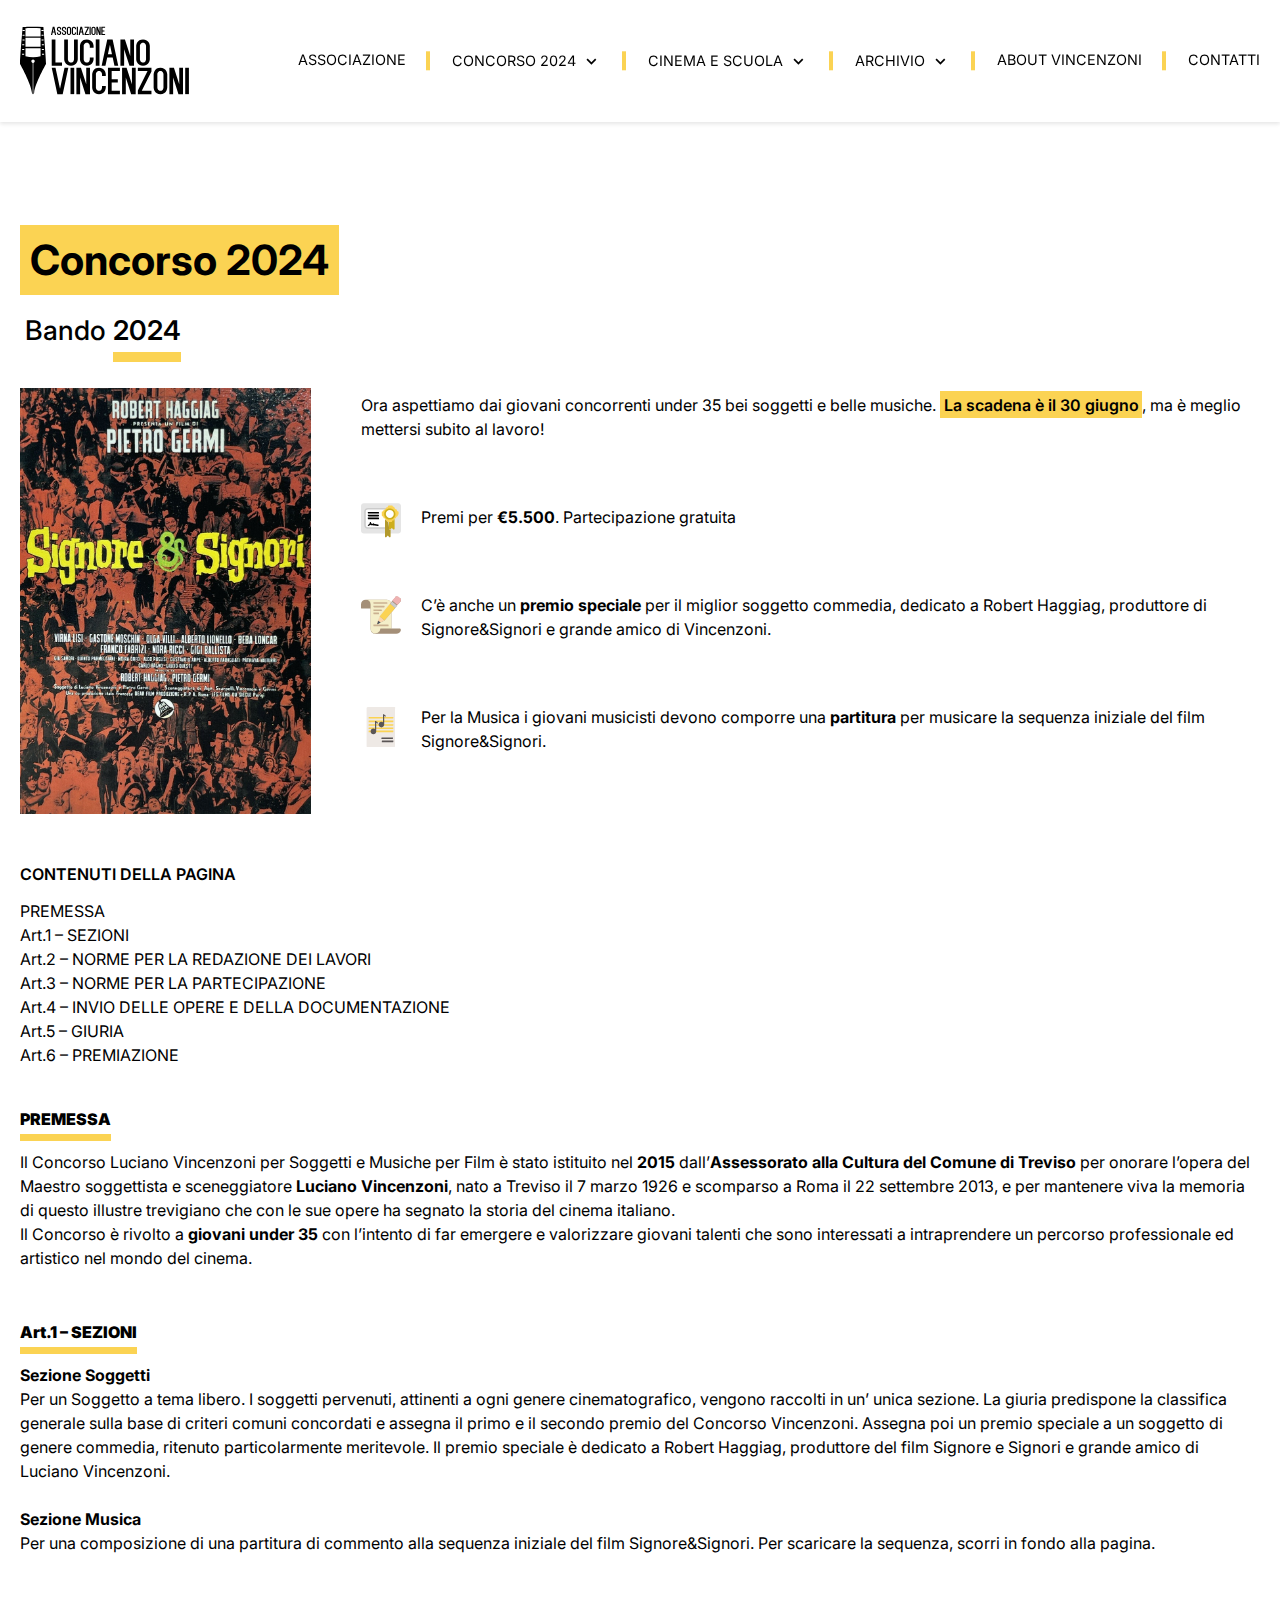
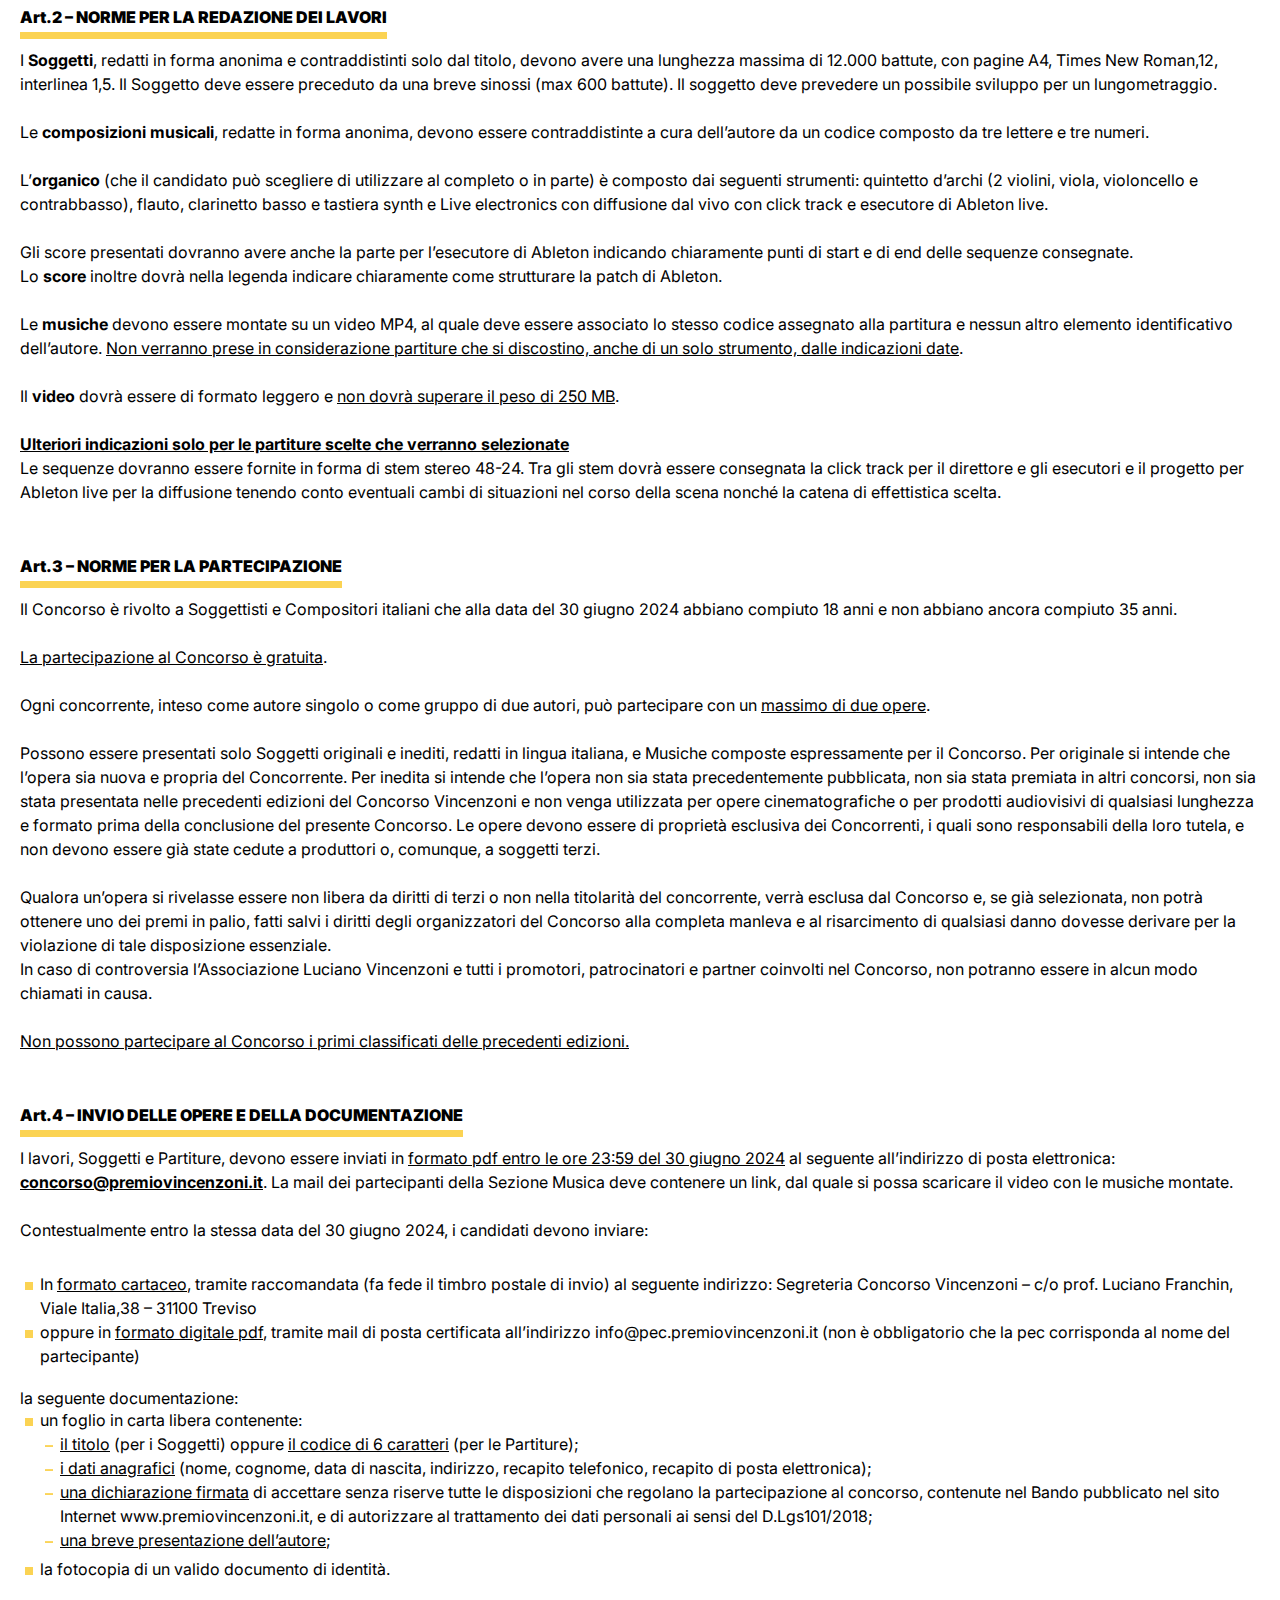
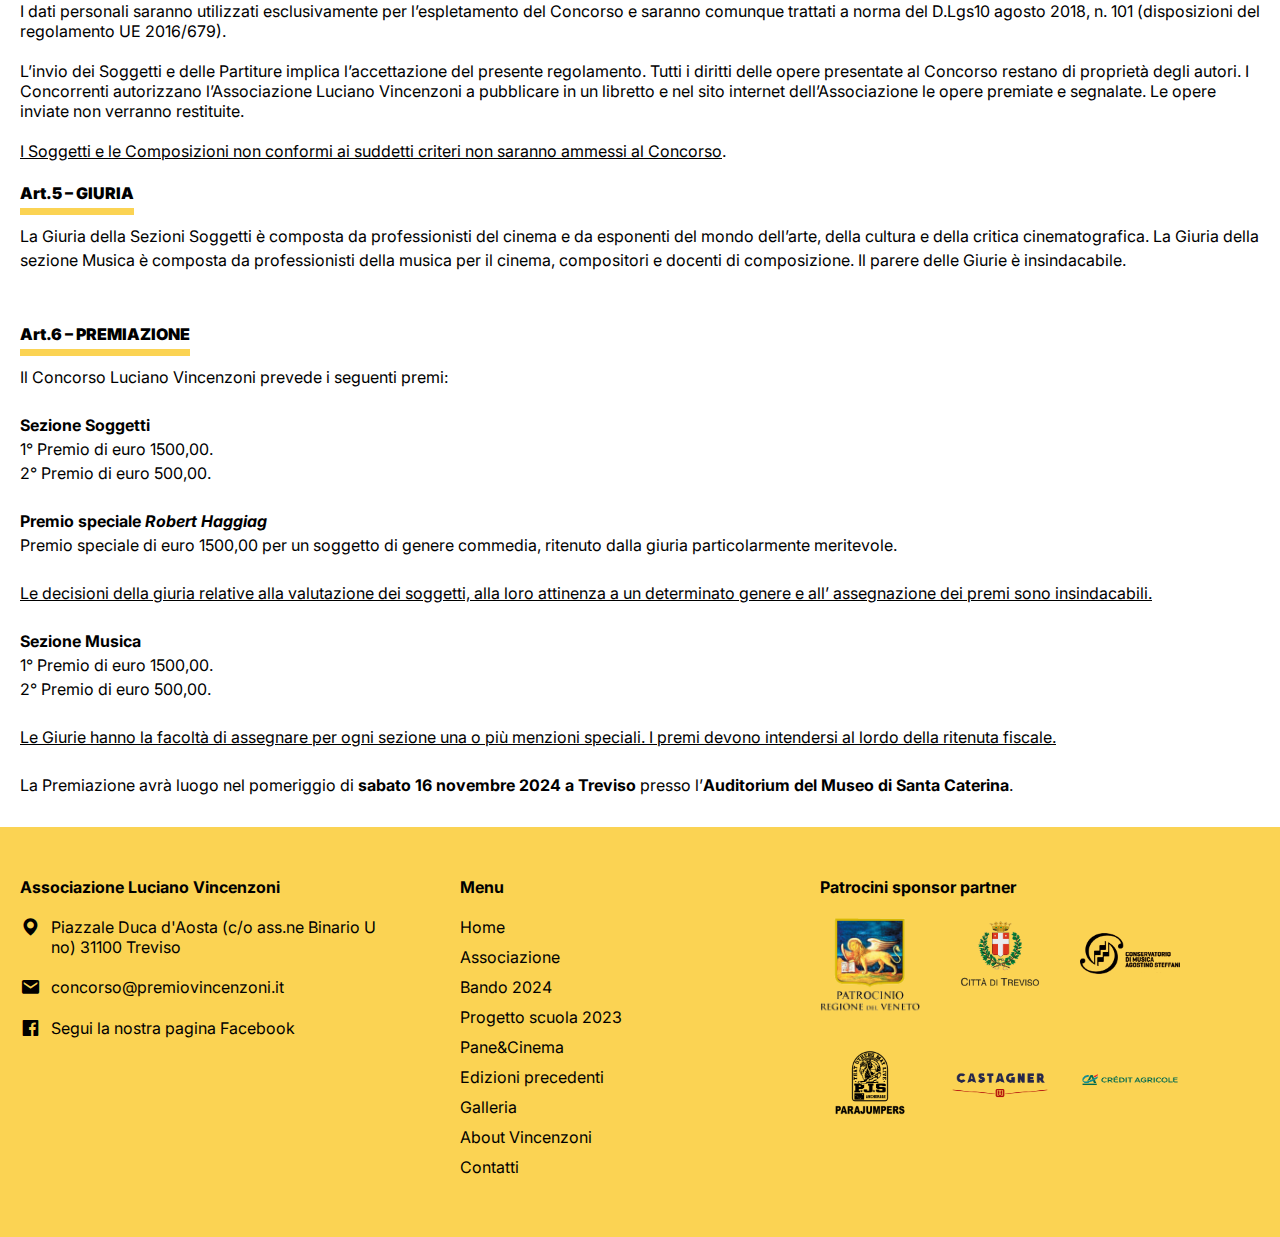
<file: Concorso 2024/Bando 2024/Concorso2024_Bando2024.html>
<!DOCTYPE html>
<html lang="it">
  <head>
    <meta charset="UTF-8" />
    <meta name="viewport" content="width=device-width, initial-scale=1.0" />
    <title>Concorso 2024 - Bando 2024 | Associazione Vincenzoni</title>
    <link rel="icon" href="assets/images/favicon.ico" type="image/x-icon" />
<!-- Linking Box Icons for Icons -->
    <link
      href="https://unpkg.com/boxicons@2.1.4/css/boxicons.min.css"
      rel="stylesheet"
    />
    <link rel="stylesheet" href="assets/css/Concorso2024_Bando2024_style.css"/>
    <script src="assets/script/Concorso2024_Bando2024_script.js" defer></script>
  </head>
  <body>
      
<!-- Header or Navbar -->
    <header class="site-header" id="site-header">
      <navbar class="navbar">
        <!-- Navbar Logo -->
        <a href="../../index.html" class="logo-link" id="logo-image">
          <img
            src="assets/images/logo-black.svg"
            alt="Associazione Vincenzoni"
            class="logo-image black"
          />
        </a>

        <!-- Navbar Links -->
        <ul class="menu-links">
          <li class="menu-item">
            <a href="../../Associazione/Associazione.html">ASSOCIAZIONE</a>
          </li>
          <li class="menu-item has-dropdown">
            <a href="javascript:void(0)">
              CONCORSO 2024
              <i class="dropdown-icon bx bx-chevron-down"></i>
            </a>

            <!-- Navbar Dropdown Links -->
            <ul class="dropdown-links">
              <li class="dropdown-item">
                <a href="Concorso2024_Bando2024.html">Bando 2024</a>
              </li>
            </ul>
          </li>
          <li class="menu-item has-dropdown">
            <a href="javascript:void(0)">
              CINEMA E SCUOLA
              <i class="dropdown-icon bx bx-chevron-down"></i>
            </a>

            <!-- Navbar Dropdown Links -->
            <ul class="dropdown-links">
              <li class="dropdown-item">
                <a href="../../Cinema e scuola/Progetto scuola 2023/ProgettoScuola2023.html">Progetto scuola 2023</a>
              </li>
              <li class="dropdown-item">
                <a href="../../Cinema e scuola/Pane&Cinema/PaneECinema.html">Pane&amp;Cinema</a>
              </li>
            </ul>
              
          </li>
          <li class="menu-item has-dropdown">
            <a href="javascript:void(0)">
              ARCHIVIO
              <i class="dropdown-icon bx bx-chevron-down"></i>
            </a>

            <!-- Navbar Dropdown Links -->
            <ul class="dropdown-links">
              <li class="dropdown-item">
                <a href="../../Archivio/Edizioni precedenti/Archivio_EdizioniPrecedenti.html">Edizioni precedenti</a>
              </li>
              <li class="dropdown-item">
                <a href="../../Archivio/Galleria/Galleria.html">Galleria</a>
              </li>
            </ul>
          </li>
          <li class="menu-item">
            <a href="../../About Vincenzoni/AboutVincenzoni.html">ABOUT VINCENZONI</a>
          </li>
          <li class="menu-item no-separator">
            <a href="../../Contatti/Contatti.html">CONTATTI</a>
          </li>
        </ul>

        <!-- Menu Toggler Button -->
        <button class="menu-toggler" id="menu-toggler">
          <i class="bx bx-menu"></i>
        </button>
      </navbar>
    </header>

<!-- Page title Section -->
 <section class="page-title-section">
    <div class="page-title-content">
            <h1>Concorso 2024</h1>
    </div>
 </section>

  <section class="bando-section">
    <div class="section-content">
            <h2 class="section-title">
              Bando <b>2024</b>
            </h2>      
  <!-- Card List of Event Section -->
      <div class="card-list">
          
        <!-- Each Card of Card List -->
        <div class="card-item">
            
          <div class="card-image card-column">

            <img
              src="assets/images/signore-e-signori.jpg"
              alt="Signore&Signori"
            />
          </div>
            
          <div class="card-content card-column">

              
            <div class="card-details">
              <p class="card-text">
                 Ora aspettiamo dai giovani concorrenti under 35 bei soggetti e belle musiche.
                 <span class="highlight">La scadena è il 30 giugno</span>, ma è meglio mettersi subito al lavoro!
                 <br /><br /> 
              </p>
                
              <p class="first-info">
                 Premi per <b>€5.500</b>.
                    <span class="highlight">Partecipazione gratuita</span>
                 <br /><br /> 
              </p>
              
              <p class="second-info">
                 C’è anche un <b>premio speciale</b> per il miglior soggetto commedia, dedicato a Robert Haggiag, produttore di Signore&amp;Signori e grande amico di Vincenzoni.
                 <br /><br /> 
              </p>              
              
              <p class="third-info">
                 Per la Musica i giovani musicisti devono comporre una <b>partitura</b> per musicare la sequenza iniziale del film Signore&amp;Signori.
                 <br /><br /> 
              </p>              
          </div>
              
        </div> 
          
    </div>
        
<div id="indice">
    <h3 class="indice-contenuti">CONTENUTI DELLA PAGINA</h3>
    <ul class="lista-contenuti">
        <li><a href="#PREMESSA">PREMESSA</a></li>
        <li><a href="#Art.1 – SEZIONI">Art.1 – SEZIONI</a></li>
        <li><a href="#Art.2 – NORME  PER LA REDAZIONE DEI LAVORI">Art.2 – NORME  PER LA REDAZIONE DEI LAVORI</a></li>
        <li><a href="#Art.3 – NORME PER LA  PARTECIPAZIONE">Art.3 – NORME PER LA  PARTECIPAZIONE</a></li>
        <li><a href="#Art.4 – INVIO DELLE OPERE  E DELLA  DOCUMENTAZIONE">Art.4 – INVIO DELLE OPERE  E DELLA  DOCUMENTAZIONE</a></li>
        <li><a href="#Art.5 – GIURIA">Art.5 – GIURIA</a></li>
        <li><a href="#Art.6 – PREMIAZIONE">Art.6 – PREMIAZIONE</a></li>
    </ul>
</div>

        

     <h3 class="content-title" id="PREMESSA"><b>PREMESSA</b></h3>
     <p class="content-text">Il Concorso Luciano Vincenzoni per Soggetti e Musiche per Film è stato istituito nel <b>2015</b> dall’<b>Assessorato alla Cultura del Comune di Treviso</b> per onorare l’opera del Maestro soggettista e sceneggiatore <b>Luciano Vincenzoni</b>, nato a Treviso il 7 marzo 1926 e scomparso a Roma il 22 settembre 2013, e per mantenere viva la memoria di questo illustre trevigiano che con le sue opere ha segnato la storia del cinema italiano. <br>
     Il Concorso è rivolto a <b>giovani under 35</b> con l’intento di far emergere e valorizzare giovani talenti che sono interessati a intraprendere un percorso professionale ed artistico nel mondo del cinema.</p>

     <br>

          
     <h3 class="content-title" id="Art.1 – SEZIONI"><b>Art.1 – SEZIONI</b></h3>
     <p class="content-text"><b>Sezione Soggetti</b><br>
     Per un Soggetto a tema libero. I soggetti pervenuti, attinenti a ogni genere cinematografico, vengono raccolti in un’ unica sezione. La giuria predispone la classifica generale sulla base di criteri comuni concordati e  assegna il primo   e il secondo premio del Concorso Vincenzoni. Assegna poi un premio speciale a un soggetto di genere commedia, ritenuto particolarmente meritevole. Il premio speciale è dedicato a Robert Haggiag, produttore del film  Signore e Signori e grande amico di Luciano Vincenzoni. <br> <br />
     <b>Sezione Musica</b><br>
     Per una composizione di  una partitura di commento alla sequenza iniziale del film Signore&amp;Signori. Per scaricare la sequenza, scorri in fondo alla pagina.</p>

     <br>  
     
          
     <h3 class="content-title" id="Art.2 – NORME  PER LA REDAZIONE DEI LAVORI"><b>Art.2 – NORME  PER LA REDAZIONE DEI LAVORI</b></h3>
     <p class="content-text">I <b>Soggetti</b>, redatti in forma anonima e contraddistinti solo dal titolo, devono avere una lunghezza massima di 12.000 battute, con pagine  A4, Times New Roman,12, interlinea 1,5. Il Soggetto deve essere preceduto da una breve sinossi (max 600 battute). Il soggetto deve prevedere un possibile sviluppo per un lungometraggio.
     <br> <br />  
     Le <b>composizioni musicali</b>, redatte  in forma anonima, devono essere  contraddistinte a cura dell’autore  da un codice composto da tre lettere e tre numeri.
     <br> <br />  
     L’<b>organico</b> (che il candidato può scegliere  di utilizzare al completo o in parte) è composto dai seguenti strumenti:  quintetto d’archi (2 violini, viola, violoncello e contrabbasso), flauto, clarinetto basso e tastiera synth  e Live electronics con diffusione dal vivo con click track e esecutore di Ableton live.
     <br> <br />  
     Gli score presentati dovranno avere anche la parte per l’esecutore di Ableton indicando chiaramente punti di start e di end delle sequenze consegnate.
     <br>
     Lo <b>score</b> inoltre dovrà nella legenda indicare chiaramente come strutturare la patch di Ableton.
     <br> <br />  
     Le <b>musiche</b> devono essere montate su un video MP4, al quale deve essere associato lo stesso codice assegnato alla partitura e nessun altro elemento identificativo dell’autore. <u>Non verranno prese in considerazione partiture che si discostino, anche di un solo strumento, dalle indicazioni date</u>.
     <br> <br />  
     Il <b>video</b> dovrà essere di formato leggero e <u>non dovrà superare il peso di 250 MB</u>.
     <br> <br />  
     <b><u>Ulteriori indicazioni solo per le partiture scelte che verranno selezionate</u></b> <br>
     Le sequenze dovranno essere fornite in forma di stem stereo 48-24. Tra gli stem dovrà essere consegnata la click track per il direttore e gli esecutori e il progetto per Ableton live per la diffusione tenendo conto eventuali cambi di situazioni nel corso della scena nonché la catena di effettistica scelta.</p>

     <br>       
     
          
     <h3 class="content-title" id="Art.3 – NORME PER LA  PARTECIPAZIONE"><b>Art.3 – NORME PER LA  PARTECIPAZIONE</b></h3>
     <p class="content-text">
         Il Concorso è rivolto a Soggettisti e Compositori italiani che alla data del 30 giugno 2024 abbiano compiuto 18 anni e non abbiano ancora compiuto 35 anni.
     <br> <br />  
      <u>La partecipazione al Concorso è gratuita</u>.
     <br> <br />  
         Ogni concorrente, inteso  come autore singolo o come gruppo di due autori, può partecipare con un <u>massimo di due opere</u>.
     <br> <br />  
         Possono essere presentati solo Soggetti originali e inediti, redatti in lingua italiana, e Musiche composte espressamente per il Concorso.     Per originale si intende che l’opera sia nuova e propria del Concorrente. Per inedita si intende che l’opera non sia stata precedentemente pubblicata, non sia stata premiata in altri concorsi, non sia stata presentata nelle precedenti edizioni del Concorso Vincenzoni e non venga  utilizzata per opere cinematografiche o per prodotti audiovisivi di qualsiasi lunghezza e formato prima della conclusione del  presente Concorso. Le opere devono essere di proprietà esclusiva dei Concorrenti, i quali sono responsabili della loro tutela, e non devono essere già state cedute a produttori o, comunque, a soggetti terzi.
     <br> <br />  
         Qualora un’opera si rivelasse essere non libera da diritti di terzi o non nella titolarità del concorrente, verrà esclusa dal Concorso e, se già selezionata, non potrà ottenere uno dei premi in palio, fatti salvi i diritti degli organizzatori del Concorso alla completa manleva e al risarcimento di qualsiasi danno dovesse derivare per la violazione di tale disposizione essenziale. <br>
         In caso di controversia l’Associazione Luciano Vincenzoni e tutti i promotori, patrocinatori e partner coinvolti nel Concorso, non potranno essere in alcun modo chiamati in causa.
     <br> <br />  
      <u>Non possono partecipare al Concorso i primi classificati delle precedenti edizioni.</u></p>
          
     <br>        
     
          
     <h3 class="content-title" id="Art.4 – INVIO DELLE OPERE  E DELLA  DOCUMENTAZIONE"><b>Art.4 – INVIO DELLE OPERE  E DELLA  DOCUMENTAZIONE</b></h3>
     <p class="content-text">
         I lavori, Soggetti e Partiture, devono essere inviati in <u>formato pdf entro le ore 23:59 del 30 giugno 2024</u> al seguente all’indirizzo di posta elettronica: <b><u>concorso@premiovincenzoni.it</u></b>. La mail dei partecipanti  della Sezione Musica deve contenere un link, dal quale si possa scaricare il video con le musiche montate.
         
     <br> <br />
         
         Contestualmente entro la stessa data del 30 giugno 2024, i candidati devono inviare: <br>
        
         <ul class="lista-documentazione">
             <li>In <u>formato cartaceo</u>, tramite raccomandata (fa fede il timbro postale di invio) al seguente  indirizzo: Segreteria Concorso Vincenzoni – c/o prof. Luciano Franchin, Viale Italia,38 – 31100 Treviso</li>
             <li>oppure in <u>formato digitale pdf</u>, tramite mail di posta certificata all’indirizzo info@pec.premiovincenzoni.it (non è obbligatorio che la pec corrisponda al nome del partecipante)</li>
         </ul>         
         
     <br>
          
         la seguente documentazione: <br>
        
         <ul class="lista-documentazione">
             <li>un foglio in carta libera contenente:
                 <ul class="sottolista-documentazione">
                    <li><u>il titolo</u> (per i Soggetti) oppure <u>il codice di 6 caratteri</u> (per le Partiture);</li> 
                    <li><u>i dati anagrafici</u> (nome, cognome, data di nascita, indirizzo, recapito telefonico, recapito di posta elettronica);</li> 
                    <li><u>una dichiarazione firmata</u> di accettare senza riserve tutte le disposizioni che regolano la partecipazione al concorso, contenute nel Bando pubblicato nel sito Internet www.premiovincenzoni.it, e di autorizzare al trattamento dei dati personali ai sensi del D.Lgs101/2018;</li>
                     <li><u>una breve presentazione dell’autore</u>;</li>
                 </ul>
             </li>
             <li>la fotocopia di un valido documento di identità.</li>
         </ul>         
         
     <br> 
          
         I dati personali saranno utilizzati esclusivamente per l’espletamento del Concorso e saranno comunque trattati a norma del D.Lgs10 agosto 2018, n. 101  (disposizioni del regolamento UE  2016/679).
     <br> <br />
         L’invio dei Soggetti e delle Partiture implica l’accettazione del presente regolamento. Tutti i diritti delle opere presentate al Concorso restano di proprietà degli autori. I Concorrenti autorizzano l’Associazione Luciano Vincenzoni a pubblicare in un libretto e nel sito internet dell’Associazione le opere premiate e segnalate. Le opere inviate non verranno restituite.
     <br> <br />
      <u>I Soggetti e le Composizioni non conformi ai suddetti criteri non saranno ammessi al Concorso</u>.
     </p>
          
     <br>       
      
          
     <h3 class="content-title" id="Art.5 – GIURIA"><b>Art.5 – GIURIA</b></h3>
     <p class="content-text">
         La Giuria della Sezioni Soggetti è composta da professionisti del cinema e da esponenti del mondo dell’arte, della cultura e della critica cinematografica. La Giuria della sezione Musica è composta da professionisti della musica per il cinema, compositori e docenti di composizione. Il parere delle Giurie è insindacabile.
     </p>
          
     <br>        
      
         
     <h3 class="content-title" id="Art.6 – PREMIAZIONE"><b>Art.6 – PREMIAZIONE</b></h3>
     <p class="content-text">
           Il Concorso Luciano Vincenzoni prevede i seguenti premi:
       <br> <br />  
        <b>Sezione Soggetti</b> <br>
           1° Premio di euro 1500,00. <br>
           2° Premio di euro 500,00. 
       <br> <br />
        <b>Premio speciale <i>Robert Haggiag</i></b> <br>
           Premio speciale di euro 1500,00 per un  soggetto di genere commedia, ritenuto dalla giuria particolarmente meritevole.  
       <br> <br />         
        <u>Le decisioni della giuria relative alla valutazione dei soggetti, alla loro attinenza a un determinato genere e all’ assegnazione dei premi sono insindacabili.</u> 
       <br> <br />  
        <b>Sezione Musica</b> <br>
           1° Premio di euro 1500,00. <br>
           2° Premio di euro 500,00. 
       <br> <br />
        <u>Le Giurie hanno la facoltà di assegnare per ogni sezione una o più menzioni speciali. I premi devono intendersi al lordo della ritenuta fiscale.</u>
         
       <br> <br />
        La Premiazione avrà luogo nel pomeriggio di <b>sabato 16 novembre 2024 a Treviso</b> presso l’<b>Auditorium del Museo di Santa Caterina</b>.
     </p>
       
   
    </div>     
  </div>      
 </section>
    
    
    
    
      
<!-- Footer Section -->
<footer class="footer">
  <div class="section-content">
    <!-- Footer Contact Column -->
    <div class="footer-column contact">
      <h2 class="content-title">Associazione Luciano Vincenzoni</h2>
      <a href="https://maps.app.goo.gl/RJURYRFAy22mawodA" target="_blank">
        <i class="icon bx bxs-map"></i>
        <span
          >Piazzale Duca d'Aosta (c/o ass.ne Binario Uno) 31100
          Treviso</span
        >
      </a>
      <a href="mailto:concorso@premiovincenzoni.it">
        <i class="bx bxs-envelope"></i>
        <span>concorso@premiovincenzoni.it</span>
      </a>
      <a
        href="https://www.facebook.com/AssociazioneLucianoVincenzoni/?locale=it_IT"
        target="_blank"
      >
        <i class="bx bxl-facebook-square"></i>
        <span>Segui la nostra pagina Facebook</span>
      </a>
    </div>

    <div class="footer-column">
      <!-- Footer Links Column -->
      <div class="inner-column links">
        <h2 class="content-title">Menu</h2>
        <ul class="footer-links">
          <li class="link-item">
            <a href="../index.html">Home</a>
          </li>
          <li class="link-item">
            <a href="../Associazione/Associazione.html">Associazione</a>
          </li>
          <li class="link-item">
            <a href="../Concorso 2024/Bando 2024/Concorso2024_Bando2024.html">Bando 2024</a>
          </li>
          <li class="link-item">
            <a href="../Cinema e scuola/Progetto scuola 2023/ProgettoScuola2023.html">Progetto scuola 2023</a>
          </li>
          <li class="link-item">
            <a href="../Cinema e scuola/Pane&Cinema/PaneECinema.html">Pane&amp;Cinema</a>
          </li>
          <li class="link-item">
            <a href="../Archivio/Edizioni precedenti/Archivio_EdizioniPrecedenti.html">Edizioni precedenti</a>
          </li>
          <li class="link-item">
            <a href="../Archivio/Galleria/Galleria.html">Galleria</a>
          </li>              
          <li class="link-item">
            <a href="../About Vincenzoni/AboutVincenzoni.html">About Vincenzoni</a>
          </li>
          <li class="link-item">
            <a href="../Contatti/Contatti.html">Contatti</a>
          </li>
        </ul>
      </div>

      <!-- Footer Sponsors Column -->
      <div class="inner-column sponsors">
        <h2 class="content-title">Patrocini sponsor partner</h2>
        <div class="sponsor-list">
          <img
            src="assets/images/patrocinio-regione-veneto-logo.png"
            alt="Patrocinio Regione Veneto"
            class="sponsor-image"
          />
          <img
            src="assets/images/citta-di-treviso-logo.png"
            alt="Citta Di Treviso"
            class="sponsor-image"
          />
          <img
            src="assets/images/conservatorio-di-musica-agostino-steffani-logo.png"
            alt="Conservatorio Di MMusica Agostino Steffani"
            class="sponsor-image"
          />
          <img
            src="assets/images/parajumpers-logo.png"
            alt="Parajumpers"
            class="sponsor-image"
          />
          <img
            src="assets/images/castagner-logo.png"
            alt="Castagner"
            class="sponsor-image"
          />
          <img
            src="assets/images/credit-agricole-logo.png"
            alt="Credit Agricole"
            class="sponsor-image"
          />
        </div>
      </div>
    </div>
  </div>
</footer>
    
  </body>
</html>
</file>
<file: assets/css/style.css>
/* Importing Inter Google Font */
@import url('https://fonts.googleapis.com/css2?family=Inter:wght@100..900&display=swap');

/* Resetting default styles */
*,
*::before,
*::after {
    margin: 0;
    padding: 0;
    box-sizing: border-box;
}

:root {
    --site-max-width: 1350px;

    /* Colors */
    --primary-color: #fbd353;
    --text-color: #000;
    --white-color: #fff;

    /* Font & Typography */
    --body-font: "Inter", sans-serif;
    --font-size-xxl: 2.3rem;
    --font-size-xl: 1.7rem;
    --font-size-l: 1.3rem;
    --font-size-n: 1rem;
    --font-size-m: 0.9rem;

    /* Font Weight */
    --font-normal: 400;
    --font-medium: 500;
    --font-semibold: 600;
    --font-bold: 700;

    --text-border-width: 10px;
}

body {
    font-family: var(--body-font);
}

/* Remove scrollbar when mobile menu active */
body.active-mobile-menu {
    overflow-y: hidden;
}

a {
    text-decoration: none;
}

ul {
    list-style: none;
}

img {
    display: block;
    width: 100%;
    height: auto;
}

/* Styles for the website button */
button {
    border: none;
    cursor: pointer;
    padding: 12px 20px;
    font-size: var(--font-size-n);
    font-weight: var(--font-semibold);
    background: var(--primary-color);
    transition: 0.2s ease;
}

button:hover {
    color: var(--white-color);
    background: var(--text-color);
}

/* Styles for the site header */
.site-header {
    position: fixed;
    width: 100%;
    left: 0;
    top: 0;
    z-index: 5;
    transition: 0.2s ease;
}

.site-header.scrolled {
    background: rgba(0, 0, 0, 0.8);
}

.site-header .navbar {
    display: flex;
    align-items: center;
    margin: 0 auto;
    padding: 25px 8px 25px 20px;
    max-width: var(--site-max-width);
    /* Set maximum width */
    justify-content: space-between;
}

.navbar .logo-link {
    max-width: 170px;
}

.site-header .logo-link .logo-image.white,
.site-header.scrolled .logo-link .logo-image.black {
    display: none;
}

.site-header.scrolled .logo-link .logo-image.white {
    display: block;
}

/* Styles for the navigation menu links */
.navbar .menu-links {
    display: flex;
}

.navbar .menu-links .menu-item {
    position: relative;
    /* Position for dropdown */
    margin-right: 22px;
}

.navbar .menu-links .menu-item:last-child {
    margin-right: 0;
}

/* Create pseudo-element for menu item separator */
.navbar .menu-links .menu-item:not(.no-separator)::after {
    content: "";
    position: absolute;
    right: -12px;
    top: 50%;
    width: 4px;
    height: 50%;
    background: var(--primary-color);
    transform: translateY(-50%);
}

.navbar .menu-links .menu-item a {
    float: left;
    display: flex;
    gap: 5px;
    align-items: center;
    color: var(--white-color);
    font-size: var(--font-size-m);
    padding: 9px 12px;
}

/* Hover styles for menu items */
.navbar .menu-links .menu-item:hover {
    background: var(--primary-color);
}

.navbar .menu-links .menu-item a:hover,
.navbar .dropdown-links .dropdown-item a {
    color: var(--text-color);
}

.navbar .menu-links .menu-item a .dropdown-icon {
    font-size: var(--font-size-l);
    transition: 0.2s ease;
}

/* Rotate Dropdown arrow on hover or on active-dropdown class */
body:not(.active-mobile-menu) .navbar .menu-links .menu-item:hover a .dropdown-icon,
.navbar .menu-links .menu-item.active-dropdown a .dropdown-icon {
    transform: rotate(-180deg);
}

/* Dropdown styles */
.navbar .dropdown-links {
    position: absolute;
    width: 100%;
    top: 100%;
    z-index: 5;
    overflow-y: auto;
    display: none;
    overflow-x: hidden;
    background: var(--primary-color);
}

/* Show dropdown on parent hover only if body 
doesn't contain active-mobile-menu class */
body:not(.active-mobile-menu) .navbar .menu-item:hover .dropdown-links {
    display: block;
}

.navbar .dropdown-links .dropdown-item a:hover {
    color: var(--white-color);
}

/* Styles for Menu Toggler Button */
.navbar .menu-toggler {
    background: none;
    padding: 0;
    display: none;
    color: var(--text-color);
    font-size: var(--font-size-xl);
}

.site-header.scrolled .navbar .menu-toggler {
    color: var(--white-color);
}



/* -----------------------------------------------------------------------------------*/



/* Styles for the hero section */
.hero-section {
    min-height: 100vh;
    background: url("../images/Signore_&_signori.jpg");
    background-size: cover;
    background-position: center;
}

.hero-section .hero-image {
    display: none;
    object-fit: cover;
    height: 300px;
}

/* Styles for the content within sections */
.section-content {
    margin: 0 auto;
    /* Center content horizontally */
    padding: 0 20px;
    max-width: var(--site-max-width);
    /* Set maximum width */
}

/* Styles for content within hero section */
.hero-section .section-content {
    display: flex;
    padding-bottom: 50px;
    align-items: flex-end;
    min-height: 100vh;
}

/* Styles for section and card title within section */
.hero-section .content-wrapper .section-title,
.event-section .section-content .card-title {
    line-height: 1.2;
    color: var(--white-color);
    font-weight: var(--font-medium);
    font-size: var(--font-size-xxl);
}

/* Styles for bold text within section title */
.hero-section .content-wrapper .section-title b,
.event-section .section-content .card-title b {
    padding-bottom: 5px;
    font-weight: var(--font-semibold);
    border-bottom: var(--text-border-width) solid var(--primary-color);
}

.hero-section .content-wrapper .hero-button {
    margin-top: 40px;
}

.hero-section .content-wrapper .hero-button:hover {
    background: var(--white-color) !important;
    color: var(--text-color);
}

/* Styles for card items within the event section */
.event-section .card-list .card-item {
    display: flex;
    gap: 100px;
    margin: 80px 0;
    align-items: center;
}

.event-section .section-content .card-title.mobile-title {
    display: none;
}

/* Styles for columns within card items */
.event-section .card-list .card-item .card-column {
    width: calc(100% / 2);
}

/* Reverse flex direction for even card items */
.event-section .card-list .card-item:nth-of-type(even) {
    flex-direction: row-reverse;
}

.event-section .card-list .card-item .card-title {
    color: var(--text-color);
    /* Set text color */
}

.event-section .card-list .card-item .card-details {
    margin-top: 50px;
}

/* Styles for card subtitle */
.event-section .card-item .card-details .card-subtitle {
    font-size: var(--font-size-m);
    position: relative;
    display: inline-flex;
    padding-right: 15px;
    z-index: 1;
}

/* Styles for pseudo-element before card subtitle */
.event-section .card-item .card-details .card-subtitle::before {
    content: "";
    position: absolute;
    left: 0;
    bottom: 0;
    z-index: -1;
    height: 7px;
    width: 100%;
    background: var(--primary-color);
}

/* Styles for card text */
.event-section .card-item .card-details .card-text {
    margin: 15px 0;
    font-weight: var(--font-medium);
}

.event-section .card-item .card-details .card-text b {
    color: var(--primary-color);
    font-weight: var(--font-semibold);
}

.event-section .card-item .card-details .card-button {
    margin-top: 20px;
}

.event-section .card-item .card-details .card-button:hover {
    color: var(--white-color);
    background: var(--text-color);
}

/* Styles for lists within card details */
.event-section .card-item .card-details .list {
    padding-left: 30px;
}

.event-section .card-item .card-details .list li {
    margin-bottom: 10px;
    position: relative;
}

/* Styles for pseudo-element before first list item */
.event-section .card-item .card-details .list li:first-child::before {
    content: "";
    position: absolute;
    left: -20px;
    top: 8px;
    width: 15px;
    height: 6px;
    background: var(--primary-color);
}



/* -----------------------------------------------------------------------------------*/



/* FOOTER style */
.footer {
    padding: 50px 0;
    background: var(--primary-color);
}

.footer .section-content {
    display: flex;
    gap: 80px;
    justify-content: space-between;
}

.footer .footer-column {
    flex: 1;
}

/* Styles for content titles within footer */
.footer .section-content .content-title {
    margin-bottom: 20px;
    font-weight: var(--font-bold);
    font-size: var(--font-size-n);
}

/* Styles for contact links within footer */
.footer .footer-column.contact a {
    display: flex;
    margin-top: 20px;
    word-break: break-all;
    color: var(--text-color);
    transition: 0.2s ease;
}

.footer .footer-column.contact a:hover,
.footer .footer-column .links a:hover {
    color: var(--white-color);
}

.footer .footer-column.contact a i {
    margin-right: 10px;
    font-size: var(--font-size-l);
}

.footer .footer-column:nth-child(2) {
    flex: 2;
    display: flex;
}

.footer .footer-column .inner-column {
    flex: 1;
}

.footer .inner-column.links a {
    margin-bottom: 10px;
    display: block;
    color: var(--text-color);
    transition: 0.2s ease;
}

/* Styles for sponsor list within sponsors column */
.footer .inner-column.sponsors .sponsor-list {
    display: grid;
    gap: 30px;
    grid-template-columns: repeat(auto-fit, minmax(90px, 1fr));
    /* Set grid columns */
}

.footer .inner-column.sponsors .sponsor-image {
    max-width: 130px;
    object-fit: contain;
    /* Maintain aspect ratio */
}



/* -----------------------------------------------------------------------------------*/



/* Media query for screens up to 1200px width */
@media screen and (max-width: 1200px) {
    :root {
        /* Adjustments to font size */
        --font-size-xxl: 2rem;
    }

    /* Adjustments to header navbar */
    .site-header .navbar {
        padding: 20px 8px 20px 20px;
    }

    .navbar .logo-link {
        max-width: 120px;
    }

    .navbar .menu-links .menu-item {
        margin-right: 0px;
    }

    .navbar .menu-links .menu-item:not(:last-child)::after {
        display: none;
        /* Hide separator */
    }

    /* Adjustments to event card items */
    .event-section .card-list .card-item {
        gap: 50px;
        margin: 60px 0;
        align-items: flex-start;
    }

    .event-section .card-list .card-item {
        gap: 50px;
        align-items: flex-start;
    }
}

/* Media query for screens up to 1000px width */
@media screen and (max-width: 1050px) {

    /* Adjustments to header navbar and section content */
    .site-header .navbar {
        padding: 20px 20px;
    }

    .section-content {
        padding: 0 20px;
    }

    .navbar .menu-toggler {
        display: block;
    }

    /* Styles for mobile menu */
    .navbar .menu-links {
        position: fixed;
        top: -100%;
        left: 0;
        width: 100%;
        height: auto;
        padding: 60px 40px;
        flex-direction: column;
        background: var(--primary-color);
        transition: top 0.3s ease;
    }

    .active-mobile-menu .navbar .menu-toggler {
        color: var(--text-color) !important;
        z-index: 99;
    }

    .active-mobile-menu .navbar .close-menu-button {
        opacity: 1;
        pointer-events: auto;
    }

    .active-mobile-menu .navbar .menu-links {
        top: 0;
    }

    .navbar .menu-links .menu-item {
        margin-bottom: 8px;
    }

    .navbar .menu-links .menu-item a {
        font-size: var(--font-size-n);
        font-weight: var(--font-semibold);
        color: var(--text-color);
    }

    .navbar .menu-links .menu-item a:hover {
        color: var(--white-color);
    }

    .navbar .dropdown-links {
        top: 0;
        display: none;
        margin-left: 15px;
        position: relative;
        flex-direction: column;
    }

    .navbar .menu-item.active-dropdown .dropdown-links {
        display: flex;
    }

    .navbar .dropdown-links .dropdown-item a {
        font-weight: var(--font-medium);
    }

    /* Adjustments to event card items */
    .event-section .card-list .card-item {
        width: 100%;
        flex-direction: column !important;
    }

    .event-section .card-list .card-item .card-column {
        width: 100%;
    }

    /* Adjustments to footer section content */
    .footer .section-content {
        gap: 40px;
        flex-direction: column;
    }

    .footer .footer-column.sponsors .sponsor-list {
        gap: 10px;
    }
}

/* Media query for screens up to 550px width */
@media screen and (max-width: 550px) {
    :root {
        /* Adjustments variables value */
        --font-size-xxl: 1.5rem;
        --text-border-width: 7px;
    }

    .site-header .navbar {
        padding: 20px 27px;
    }

    .section-content {
        padding: 0 27px;
    }

    .site-header .logo-link .logo-image.black,
    .site-header.scrolled .logo-link .logo-image.white {
        display: none;
    }

    .site-header .logo-link .logo-image.white,
    .site-header.scrolled .logo-link .logo-image.white {
        display: block;
    }

    .navbar .menu-toggler {
        color: var(--white-color);
    }

    .hero-section {
        background: none;
    }

    .hero-section .hero-image {
        display: block;
    }

    .hero-section,
    .hero-section .section-content {
        min-height: 100%;
        padding-bottom: 0;
        position: relative;
    }

    .hero-section .section-content {
        position: absolute;
        bottom: 20px;
    }

    .hero-section .content-wrapper .hero-button {
        font-size: var(--font-size-m);
        padding: 10px 16px;
    }

    .event-section .card-list .card-item {
        gap: 30px;
    }

    .event-section .section-content .card-title.mobile-title {
        display: flex !important;
        gap: 5px;
        margin-bottom: 20px;
        font-size: calc(var(--font-size-n) + 0.05rem);
    }

    .event-section .section-content .card-item .card-title {
        display: none;
    }

    .event-section .card-list .card-item .card-details {
        margin-top: 0;
    }

    .footer .footer-column:nth-child(2) {
        gap: 40px;
        flex-direction: column;
    }

    .footer .inner-column .footer-links {
        display: grid;
        grid-template-columns: repeat(2, minmax(90px, 1fr));
    }

    .footer .footer-column.sponsors .sponsor-list {
        display: flex;
        flex-wrap: wrap;
    }
}
</file>
<file: About Vincenzoni/assets/css/AboutVincenzoni_style.css>
/* Importing Inter Google Font */
@import url('https://fonts.googleapis.com/css2?family=Inter:wght@100..900&display=swap');

/* Resetting default styles */
*,
*::before,
*::after {
    margin: 0;
    padding: 0;
    box-sizing: border-box;
}

:root {
    --site-max-width: 1350px;

    /* Colors */
    --primary-color: #fbd353;
    --text-color: #000;
    --white-color: #fff;

    /* Font & Typography */
    --body-font: "Inter", sans-serif;
    --font-size-xxl: 2.3rem;
    --font-size-xl: 1.7rem;
    --font-size-l: 1.3rem;
    --font-size-n: 1rem;
    --font-size-m: 0.9rem;

    /* Font Weight */
    --font-normal: 400;
    --font-medium: 500;
    --font-semibold: 600;
    --font-bold: 700;

    --text-border-width: 10px;
}

body {
    font-family: var(--body-font);
}

/* Remove scrollbar when mobile menu active */
body.active-mobile-menu {
    overflow-y: hidden;
}

a {
    text-decoration: none;
}

ul {
    list-style: none;
}

img {
    display: block;
    width: 100%;
    height: auto;
}

/* Styles for the website button */
button {
    border: none;
    cursor: pointer;
    padding: 12px 20px;
    font-size: var(--font-size-n);
    font-weight: var(--font-semibold);
    background: var(--primary-color);
    transition: 0.2s ease;
}

button:hover {
    color: var(--white-color);
    background: var(--text-color);
}

/* Styles for the site header */
.site-header {
    position: fixed;
    width: 100%;
    left: 0;
    top: 0;
    z-index: 5;
    background-color: var(--white-color);
    transition: 0.2s ease;
    box-shadow: 0 2px 4px rgba(0, 0, 0, 0.1); /* ombra header */
}

.site-header.scrolled {
    background: var(--white-color); /* HEADER BIANCO diverso dall'homepage */
}

.site-header .navbar {
    display: flex;
    align-items: center;
    margin: 0 auto;
    padding: 25px 8px 25px 20px;
    max-width: var(--site-max-width);
    /* Set maximum width */
    justify-content: space-between;
}

.navbar .logo-link {
    max-width: 170px;
}

/* Styles for the navigation menu links */
.navbar .menu-links {
    display: flex;
}

.navbar .menu-links .menu-item {
    position: relative;
    /* Position for dropdown */
    margin-right: 22px;
}

.navbar .menu-links .menu-item:last-child {
    margin-right: 0;
}

/* Create pseudo-element for menu item separator */
.navbar .menu-links .menu-item:not(.no-separator)::after {
    content: "";
    position: absolute;
    right: -12px;
    top: 50%;
    width: 4px;
    height: 50%;
    background: var(--primary-color);
    transform: translateY(-50%);
}

.navbar .menu-links .menu-item a {
    float: left;
    display: flex;
    gap: 5px;
    align-items: center;
    color: var(--text-color);
    font-size: var(--font-size-m);
    padding: 9px 12px;
}

/* Hover styles for menu items */
.navbar .menu-links .menu-item:hover {
    background: var(--primary-color);
}

.navbar .menu-links .menu-item a:hover,
.navbar .dropdown-links .dropdown-item a {
    color: var(--text-color);
}

.navbar .menu-links .menu-item a .dropdown-icon {
    font-size: var(--font-size-l);
    transition: 0.2s ease;
}

/* Rotate Dropdown arrow on hover or on active-dropdown class */
body:not(.active-mobile-menu) .navbar .menu-links .menu-item:hover a .dropdown-icon,
.navbar .menu-links .menu-item.active-dropdown a .dropdown-icon {
    transform: rotate(-180deg);
}

/* Dropdown styles */
.navbar .dropdown-links {
    position: absolute;
    width: 100%;
    top: 100%;
    z-index: 5;
    overflow-y: auto;
    display: none;
    overflow-x: hidden;
    background: var(--primary-color);
}

/* Show dropdown on parent hover only if body 
doesn't contain active-mobile-menu class */
body:not(.active-mobile-menu) .navbar .menu-item:hover .dropdown-links {
    display: block;
}

.navbar .dropdown-links .dropdown-item a:hover {
    color: var(--white-color);
}

/* Styles for Menu Toggler Button */
.navbar .menu-toggler {
    background: none;
    padding: 0;
    display: none;
    color: var(--text-color);
    font-size: var(--font-size-xl);
}

.site-header.scrolled .navbar .menu-toggler {
    color: var(--white-color);
}



/* ----------------------DA RIVEDERE---------------------- */


.page-title-section {
    min-height: 35vh;
    margin: 0 auto;
    padding: 0 20px;
    display: flex;
    padding-bottom: 20px;
    align-items: flex-end;
    max-width: var(--site-max-width);

}

/* Styles for the title yellow box */
.page-title-content {
    background-color: var(--primary-color);
    padding: 10px;
    font-size: var(--font-size-l);
}

/* Styles for the content within sections */
.section-content {
    margin: 0 auto;
    padding: 0 20px;
    max-width: var(--site-max-width);
}

.section-content:after {
    content: "";
    display: table;
    clear: both;
}

.event-section .section-content .card-title,
.film-section .section-content .card-title {
    line-height: 1.2;
    color: var(--text-color);
    font-weight: var(--font-medium);
    font-size: var(--font-size-xl);
}

.event-section .section-content .card-title b,
.film-section .section-content .card-title b {
    padding-bottom: 5px;
    font-weight: var(--font-semibold);
    border-bottom: var(--text-border-width) solid var(--primary-color);
}

.card-item {
    display: flex;
    flex-wrap: wrap;
    gap: 1rem; /* Add some spacing between the image and content */
    overflow: hidden;
}

.card-column {
    flex: 1;
}

.card-image {
    flex: 0 1 30%; /* This means the image will take up 35% of the container */
}


/* Styles for card items within the event section */
.event-section .card-list .card-item {
    display: flex;
    gap: 100px;
    margin-top: 10px;
    margin-bottom: 50px;
    align-content: flex-start;}

.event-section .section-content .card-title.mobile-title,
.film-section .section-content .card-title.mobile-title {
    display: none;
}

/* Styles for columns within card items */
.event-section .card-list .card-item .card-column {
    width: calc(50% / 2);
}


.event-section .card-list .card-item .card-title {
    color: var(--text-color);
    /* Set text color */
}

.event-section .card-list .card-item .card-details {
    margin-top: 50px;
}

/* Styles for card text */
.event-section .card-item .card-details .card-text {
    margin: 15px 0;
    font-weight: var(--font-medium);
}

.event-section .card-item .card-details .card-text b {
    color: var(--text-color);
    font-weight: var(--font-semibold);
}

div.gallery {
    box-shadow: 0 2px 4px rgba(0, 0, 0, 0.1);

}

div.gallery img {
  width: 100%;
  height: auto;
}  

div.desc {
  padding: 15px;
  text-align: center;
}

.responsive {
  padding: 30px 15px;
  float: left;
  width: 24.99999%;
}

.clearfix:after {
  content: "";
  display: table;
  clear: both;
}


/* -------------------------------------------------------------------------*/



/* FOOTER style */
.footer {
    padding: 50px 0;
    background: var(--primary-color);
}

.footer .section-content {
    display: flex;
    gap: 80px;
    justify-content: space-between;
}

.footer .footer-column {
    flex: 1;
}

/* Styles for content titles within footer */
.footer .section-content .content-title {
    margin-bottom: 20px;
    font-weight: var(--font-bold);
    font-size: var(--font-size-n);
}

/* Styles for contact links within footer */
.footer .footer-column.contact a {
    display: flex;
    margin-top: 20px;
    word-break: break-all;
    color: var(--text-color);
    transition: 0.2s ease;
}

.footer .footer-column.contact a:hover,
.footer .footer-column .links a:hover {
    color: var(--white-color);
}

.footer .footer-column.contact a i {
    margin-right: 10px;
    font-size: var(--font-size-l);
}

.footer .footer-column:nth-child(2) {
    flex: 2;
    display: flex;
}

.footer .footer-column .inner-column {
    flex: 1;
}

.footer .inner-column.links a {
    margin-bottom: 10px;
    display: block;
    color: var(--text-color);
    transition: 0.2s ease;
}

/* Styles for sponsor list within sponsors column */
.footer .inner-column.sponsors .sponsor-list {
    display: grid;
    gap: 30px;
    grid-template-columns: repeat(auto-fit, minmax(90px, 1fr));
    /* Set grid columns */
}

.footer .inner-column.sponsors .sponsor-image {
    max-width: 130px;
    object-fit: contain;
    /* Maintain aspect ratio */
}



/* -----------------------------------------------------------------------------------*/



/* Media query for screens up to 1200px width */
@media screen and (max-width: 1200px) {
    :root {
        /* Adjustments to font size */
        --font-size-xxl: 2rem;
    }

    /* Adjustments to header navbar */
    .site-header .navbar {
        padding: 20px 8px 20px 20px;
    }

    .navbar .logo-link {
        max-width: 120px;
    }

    .navbar .menu-links .menu-item {
        margin-right: 0px;
    }

    .navbar .menu-links .menu-item:not(:last-child)::after {
        display: none;
        /* Hide separator */
    }

/* ----------------------DA RIVEDERE---------------------- */
    
    
/* Adjustments to event card items */

    .event-section .card-list .card-item {
        display: flex;
        gap: 100px;
        margin-top: 20px;
        margin-bottom: 50px;
        align-items: flex-start;
    }

/* ---------------------------------------------------------*/        
}


/* Media query for screens up to 1000px width */
@media screen and (max-width: 1050px) {

    /* Adjustments to header navbar and section content */
    .site-header .navbar {
        padding: 20px 20px;
    }

    .section-content {
        padding: 0 20px;
    }

    .navbar .menu-toggler {
        display: block;
    }

    /* Styles for mobile menu */
    .navbar .menu-links {
        position: fixed;
        top: -100%;
        left: 0;
        width: 100%;
        height: auto;
        padding: 60px 40px;
        flex-direction: column;
        background: var(--primary-color);
        transition: top 0.3s ease;
    }

    .active-mobile-menu .navbar .menu-toggler {
        color: var(--text-color) !important;
        z-index: 99;
    }

    .active-mobile-menu .navbar .close-menu-button {
        opacity: 1;
        pointer-events: auto;
    }

    .active-mobile-menu .navbar .menu-links {
        top: 0;
    }

    .navbar .menu-links .menu-item {
        margin-bottom: 8px;
    }

    .navbar .menu-links .menu-item a {
        font-size: var(--font-size-n);
        font-weight: var(--font-semibold);
        color: var(--text-color);
    }

    .navbar .menu-links .menu-item a:hover {
        color: var(--white-color);
    }

    .navbar .dropdown-links {
        top: 0;
        display: none;
        margin-left: 15px;
        position: relative;
        flex-direction: column;
    }

    .navbar .menu-item.active-dropdown .dropdown-links {
        display: flex;
    }

    .navbar .dropdown-links .dropdown-item a {
        font-weight: var(--font-medium);
    }

    
/* ----------------------DA RIVEDERE---------------------- */
    
    .page-title-section {
        min-height: 25vh;
        padding-bottom: 5px;
    }

    .page-title-content {
        padding: 10px;
        font-size: var(--font-size-n);
    }    
    
    /* Adjustments to event card items */
    .event-section .card-list .card-item {
        width: 100%;
        align-items: flex-start;
        flex-direction: column !important; /* porta le colonne da due a una sola */
    }
    
    .event-section .section-content .card-title.mobile-title,
    .film-section .section-content .card-title.mobile-title { 
        display: flex !important;
        gap: 5px;
        margin-bottom: 20px;
        font-size: calc(var(--font-size-xl) + 0.05rem);
    }

    .event-section .section-content .card-item .card-title,
    .film-section .section-content .card-title {
        display: none;
    }

    .event-section .card-list .card-item .card-column {
        width: 100%;
    }
    
    .responsive {
        width: 49.99999%;
        margin: 6px 0;
     }
    
    div.desc {
        padding: 15px;
        text-align: center;
     }
    

/* ---------------------------------------------------------*/    
    
    /* Adjustments to footer section content */
    .footer .section-content {
        gap: 40px;
        flex-direction: column;
    }

    .footer .footer-column.sponsors .sponsor-list {
        gap: 10px;
    }
}

/* Media query for screens up to 550px width */
@media screen and (max-width: 550px) {
    :root {
        /* Adjustments variables value */
        --font-size-xxl: 1.5rem;
        --text-border-width: 7px;
    }

    .site-header .navbar {
        padding: 20px 27px;
    }

    .section-content {
        padding: 0 27px;
    }

    .navbar .menu-toggler {
        color: var(--text-color);
    }

    
/* ----------------------DA RIVEDERE---------------------- */
    
    .page-title-section {
        min-height: 23vh;
        margin-left: 8px;
    }

    .page-title-content {
        font-size: var(--font-size-n);
    }
 
    .event-section .card-list .card-item {
        gap: 30px;
    }
 
    .event-section .section-content .card-title.mobile-title,
    .film-section .section-content .card-title.mobile-title {
        display: flex !important;
        gap: 5px;
        margin-bottom: 20px;
        font-size: calc(var(--font-size-xl) + 0.05rem);
    }

    .event-section .section-content .card-item .card-title,
    .film-section .section-content .card-title {
        display: none;
    }

    .event-section .card-list .card-item .card-details {
        margin-top: 0;
    }
    
    .card-details .card-button:last-child {
        margin-left: 0;
    }
    
    .responsive {
        width: 100%;
    }
    
    
    

    
/* ---------------------------------------------------------*/    
    
    
    

    .footer .footer-column:nth-child(2) {
        gap: 40px;
        flex-direction: column;
    }

    .footer .inner-column .footer-links {
        display: grid;
        grid-template-columns: repeat(2, minmax(90px, 1fr));
    }

    .footer .footer-column.sponsors .sponsor-list {
        display: flex;
        flex-wrap: wrap;
    }
}
</file>
<file: Associazione/assets/css/Associazione_style.css>
/* Importing Inter Google Font */
@import url('https://fonts.googleapis.com/css2?family=Inter:wght@100..900&display=swap');

/* Resetting default styles */
*,
*::before,
*::after {
    margin: 0;
    padding: 0;
    box-sizing: border-box;
}

:root {
    --site-max-width: 1350px;

    /* Colors */
    --primary-color: #fbd353;
    --text-color: #000;
    --white-color: #fff;

    /* Font & Typography */
    --body-font: "Inter", sans-serif;
    --font-size-xxl: 2.3rem;
    --font-size-xl: 1.7rem;
    --font-size-l: 1.3rem;
    --font-size-n: 1rem;
    --font-size-m: 0.9rem;

    /* Font Weight */
    --font-normal: 400;
    --font-medium: 500;
    --font-semibold: 600;
    --font-bold: 700;

    --text-border-width: 10px;
}

body {
    font-family: var(--body-font);
}

/* Remove scrollbar when mobile menu active */
body.active-mobile-menu {
    overflow-y: hidden;
}

a {
    text-decoration: none;
}

ul {
    list-style: none;
}

img {
    display: block;
    width: 100%;
    height: auto;
}

/* Styles for the website button */
button {
    border: none;
    cursor: pointer;
    padding: 12px 20px;
    font-size: var(--font-size-n);
    font-weight: var(--font-semibold);
    background: var(--primary-color);
    transition: 0.2s ease;
}

button:hover {
    color: var(--white-color);
    background: var(--text-color);
}

/* Styles for the site header */
.site-header {
    position: fixed;
    width: 100%;
    left: 0;
    top: 0;
    z-index: 5;
    background-color: var(--white-color);
    transition: 0.2s ease;
    box-shadow: 0 2px 4px rgba(0, 0, 0, 0.1); /* ombra header */
}

.site-header.scrolled {
    background: var(--white-color); /* HEADER BIANCO diverso dall'homepage */
}

.site-header .navbar {
    display: flex;
    align-items: center;
    margin: 0 auto;
    padding: 25px 8px 25px 20px;
    max-width: var(--site-max-width);
    /* Set maximum width */
    justify-content: space-between;
}

.navbar .logo-link {
    max-width: 170px;
}

/* Styles for the navigation menu links */
.navbar .menu-links {
    display: flex;
}

.navbar .menu-links .menu-item {
    position: relative;
    /* Position for dropdown */
    margin-right: 22px;
}

.navbar .menu-links .menu-item:last-child {
    margin-right: 0;
}

/* Create pseudo-element for menu item separator */
.navbar .menu-links .menu-item:not(.no-separator)::after {
    content: "";
    position: absolute;
    right: -12px;
    top: 50%;
    width: 4px;
    height: 50%;
    background: var(--primary-color);
    transform: translateY(-50%);
}

.navbar .menu-links .menu-item a {
    float: left;
    display: flex;
    gap: 5px;
    align-items: center;
    color: var(--text-color);
    font-size: var(--font-size-m);
    padding: 9px 12px;
}

/* Hover styles for menu items */
.navbar .menu-links .menu-item:hover {
    background: var(--primary-color);
}

.navbar .menu-links .menu-item a:hover,
.navbar .dropdown-links .dropdown-item a {
    color: var(--text-color);
}

.navbar .menu-links .menu-item a .dropdown-icon {
    font-size: var(--font-size-l);
    transition: 0.2s ease;
}

/* Rotate Dropdown arrow on hover or on active-dropdown class */
body:not(.active-mobile-menu) .navbar .menu-links .menu-item:hover a .dropdown-icon,
.navbar .menu-links .menu-item.active-dropdown a .dropdown-icon {
    transform: rotate(-180deg);
}

/* Dropdown styles */
.navbar .dropdown-links {
    position: absolute;
    width: 100%;
    top: 100%;
    z-index: 5;
    overflow-y: auto;
    display: none;
    overflow-x: hidden;
    background: var(--primary-color);
}

/* Show dropdown on parent hover only if body 
doesn't contain active-mobile-menu class */
body:not(.active-mobile-menu) .navbar .menu-item:hover .dropdown-links {
    display: block;
}

.navbar .dropdown-links .dropdown-item a:hover {
    color: var(--white-color);
}

/* Styles for Menu Toggler Button */
.navbar .menu-toggler {
    background: none;
    padding: 0;
    display: none;
    color: var(--text-color);
    font-size: var(--font-size-xl);
}

.site-header.scrolled .navbar .menu-toggler {
    color: var(--white-color);
}



/* ----------------------DA RIVEDERE---------------------- */


.page-title-section {
    min-height: 35vh;
    margin: 0 auto;
    padding: 0 20px;
    display: flex;
    padding-bottom: 20px;
    align-items: flex-end;
    max-width: var(--site-max-width);

}

/* Styles for the title yellow box */
.page-title-content {
    background-color: var(--primary-color);
    padding: 10px;
    font-size: var(--font-size-l);
}

/* Styles for the content within sections */
.section-content {
    margin: 0 auto;
    padding: 0 20px;
    max-width: var(--site-max-width);
}

.section-content:after {
    content: "";
    display: table;
    clear: both;
}

.event-section .section-content .card-title {
    line-height: 1.2;
    color: var(--text-color);
    font-weight: var(--font-medium);
    font-size: var(--font-size-xl);
    padding-bottom: 5px;
}

.event-section .section-content .card-title b {
    padding-bottom: 5px;
    font-weight: var(--font-semibold);
    border-bottom: var(--text-border-width) solid var(--primary-color);
}

.column {
    float: left;
    width: 24%;
    margin-top: 20px;
    margin-bottom: 10px;
    padding: 5px 30px;
    flex: 0 1 30%;
}

.card {
    box-shadow: 0 2px 4px rgba(0, 0, 0, 0.1);
    padding: 10px;
    flex-direction: column;
    align-items: stretch;
    min-height: 345px;
}

.container {
    flex: 1;
}


.card .container {
    padding-top: 10px;
    gap: 50px;
}

.card .container::after, .row::after {
    content: "";
    clear: both;
    display: table;
}

.name {
    color: var(--text-color);
    margin-bottom: 10px;
    font-size: var(--font-size-l);
}

.title {
    color: var(--primary-color);
    font-weight: var(--font-semibold);
}

.voicemail {
    margin-bottom: 20px; /* Add margin to prevent content from spilling out */
}




/* -----------------------------------------*/



/* Styles for card items within the event section */
.event-section .card-list .card-item {
    display: flex;
    gap: 100px;
    margin: 80px 0;
    align-items: center;
}

.event-section .section-content .card-title.mobile-title {
    display: none;
}

/* Styles for columns within card items */
.event-section .card-list .card-item .card-column {
    width: calc(100% / 2);
}

/* Reverse flex direction for even card items */
.event-section .card-list .card-item:nth-of-type(even) {
    flex-direction: row-reverse;
}

.event-section .card-list .card-item .card-title {
    color: var(--text-color);
    /* Set text color */
}

.event-section .card-list .card-item .card-details {
    margin-top: 30px;
}

/* Styles for card text */
.event-section .card-item .card-details .card-text {
    margin: 15px 0;
    font-weight: var(--font-medium);
}

.event-section .card-item .card-details .card-text b {
    color: var(--primary-color);
    font-weight: var(--font-semibold);
}

.event-section .card-item .card-details .card-button {
    margin-top: 20px;
}

.event-section .card-item .card-details .card-button:hover {
    color: var(--white-color);
    background: var(--text-color);
}

/* Styles for lists within card details */
.event-section .card-item .card-details .list {
    padding-left: 30px;
}

.event-section .card-item .card-details .list li {
    margin-bottom: 10px;
    position: relative;
}

/* Styles for pseudo-element before first list item */
.event-section .card-item .card-details .list li:first-child::before {
    content: "";
    position: absolute;
    left: -20px;
    top: 8px;
    width: 15px;
    height: 6px;
    background: var(--primary-color);
}

.card-details .card-button:last-child {
    margin-left: 20px; /* adjust as needed */
}



/* -------------------------------------------------------------------------*/



/* FOOTER style */
.footer {
    padding: 50px 0;
    background: var(--primary-color);
}

.footer .section-content {
    display: flex;
    gap: 80px;
    justify-content: space-between;
}

.footer .footer-column {
    flex: 1;
}

/* Styles for content titles within footer */
.footer .section-content .content-title {
    margin-bottom: 20px;
    font-weight: var(--font-bold);
    font-size: var(--font-size-n);
}

/* Styles for contact links within footer */
.footer .footer-column.contact a {
    display: flex;
    margin-top: 20px;
    word-break: break-all;
    color: var(--text-color);
    transition: 0.2s ease;
}

.footer .footer-column.contact a:hover,
.footer .footer-column .links a:hover {
    color: var(--white-color);
}

.footer .footer-column.contact a i {
    margin-right: 10px;
    font-size: var(--font-size-l);
}

.footer .footer-column:nth-child(2) {
    flex: 2;
    display: flex;
}

.footer .footer-column .inner-column {
    flex: 1;
}

.footer .inner-column.links a {
    margin-bottom: 10px;
    display: block;
    color: var(--text-color);
    transition: 0.2s ease;
}

/* Styles for sponsor list within sponsors column */
.footer .inner-column.sponsors .sponsor-list {
    display: grid;
    gap: 30px;
    grid-template-columns: repeat(auto-fit, minmax(90px, 1fr));
    /* Set grid columns */
}

.footer .inner-column.sponsors .sponsor-image {
    max-width: 130px;
    object-fit: contain;
    /* Maintain aspect ratio */
}



/* -----------------------------------------------------------------------------------*/



/* Media query for screens up to 1200px width */
@media screen and (max-width: 1200px) {
    :root {
        /* Adjustments to font size */
        --font-size-xxl: 2rem;
    }

    /* Adjustments to header navbar */
    .site-header .navbar {
        padding: 20px 8px 20px 20px;
    }

    .navbar .logo-link {
        max-width: 120px;
    }

    .navbar .menu-links .menu-item {
        margin-right: 0px;
    }

    .navbar .menu-links .menu-item:not(:last-child)::after {
        display: none;
        /* Hide separator */
    }

/* ----------------------DA RIVEDERE---------------------- */
    
    /* Adjustments to event card items */
    .associati-section .section-content .card {
        gap: 50px;
        margin: 60px 0;
        align-items: flex-start;
    }
    
   /* ------------------------- */
    
        /* Adjustments to event card items */
    .event-section .card-list .card-item {
        gap: 50px;
        margin: 60px 0;
        align-items: flex-start;
    }

    .event-section .card-list .card-item {
        gap: 50px;
        align-items: flex-start;
    }


/* ---------------------------------------------------------*/        
}

/* Media query for screens up to 1000px width */
@media screen and (max-width: 1050px) {

    /* Adjustments to header navbar and section content */
    .site-header .navbar {
        padding: 20px 20px;
    }

    .section-content {
        padding: 0 20px;
    }

    .navbar .menu-toggler {
        display: block;
    }

    /* Styles for mobile menu */
    .navbar .menu-links {
        position: fixed;
        top: -100%;
        left: 0;
        width: 100%;
        height: auto;
        padding: 60px 40px;
        flex-direction: column;
        background: var(--primary-color);
        transition: top 0.3s ease;
    }

    .active-mobile-menu .navbar .menu-toggler {
        color: var(--text-color) !important;
        z-index: 99;
    }

    .active-mobile-menu .navbar .close-menu-button {
        opacity: 1;
        pointer-events: auto;
    }

    .active-mobile-menu .navbar .menu-links {
        top: 0;
    }

    .navbar .menu-links .menu-item {
        margin-bottom: 8px;
    }

    .navbar .menu-links .menu-item a {
        font-size: var(--font-size-n);
        font-weight: var(--font-semibold);
        color: var(--text-color);
    }

    .navbar .menu-links .menu-item a:hover {
        color: var(--white-color);
    }

    .navbar .dropdown-links {
        top: 0;
        display: none;
        margin-left: 15px;
        position: relative;
        flex-direction: column;
    }

    .navbar .menu-item.active-dropdown .dropdown-links {
        display: flex;
    }

    .navbar .dropdown-links .dropdown-item a {
        font-weight: var(--font-medium);
    }

    
/* ----------------------DA RIVEDERE---------------------- */
    
    .page-title-section {
        min-height: 32vh;
        padding-bottom: 10px;
    }

    .page-title-content {
        padding: 10px;
        font-size: var(--font-size-n);
    }
    
    .column {
    width: 50%;
    display: block;
    }

    
    /* ------------------------- */
    
    /* Adjustments to event card items */
    .event-section .card-list .card-item {
        width: 100%;
        flex-direction: column !important; /* porta le colonne da due a una sola */
    }
    
    .associati-section .section-content .section-title,
    .event-section .section-content .card-title.mobile-title {
        display: flex !important;
        gap: 5px;
        margin-bottom: 10px;
        font-size: calc(var(--font-size-xl) + 0.05rem);
    }

    .event-section .section-content .card-item .card-title {
        display: none;
    }

    .event-section .card-list .card-item .card-column {
        width: 100%;
    }
    
    

/* ---------------------------------------------------------*/    
    
    /* Adjustments to footer section content */
    .footer .section-content {
        gap: 40px;
        flex-direction: column;
    }

    .footer .footer-column.sponsors .sponsor-list {
        gap: 10px;
    }
}

/* Media query for screens up to 550px width */
@media screen and (max-width: 550px) {
    :root {
        /* Adjustments variables value */
        --font-size-xxl: 1.5rem;
        --text-border-width: 7px;
    }

    .site-header .navbar {
        padding: 20px 27px;
    }

    .section-content {
        padding: 0 27px;
    }

    .navbar .menu-toggler {
        color: var(--text-color);
    }

    
/* ----------------------DA RIVEDERE---------------------- */
    
    .page-title-section {
        min-height: 28vh;
        margin-left: 8px;
    }

    .page-title-content {
        font-size: var(--font-size-n);
        margin-top: 0;
    }
    
    .column {
      width: 100%;
      display: block;
    }
 
    
    /* ------------------ */
    
    .event-section .card-list .card-item {
        gap: 10px;
    }
 
    .associati-section .section-content .section-title,
    .event-section .section-content .card-title.mobile-title {
        display: flex !important;
        margin-bottom: 10px;
        font-size: calc(var(--font-size-l) + 0.05rem);
    }

    .event-section .section-content .card-item .card-title {
        display: none;
    }

   .event-section .card-list .card-item .card-details {
        margin-top: 0;
    }
    
    .card-details .card-button:last-child {
        margin-left: 0;
    }
    
    
/* ---------------------------------------------------------*/    
    
    
    

    .footer .footer-column:nth-child(2) {
        gap: 40px;
        flex-direction: column;
    }

    .footer .inner-column .footer-links {
        display: grid;
        grid-template-columns: repeat(2, minmax(90px, 1fr));
    }

    .footer .footer-column.sponsors .sponsor-list {
        display: flex;
        flex-wrap: wrap;
    }
}
</file>
<file: Contatti/assets/css/Contatti_style.css>
/* Importing Inter Google Font */
@import url('https://fonts.googleapis.com/css2?family=Inter:wght@100..900&display=swap');

/* Resetting default styles */
*,
*::before,
*::after {
    margin: 0;
    padding: 0;
    box-sizing: border-box;
}

:root {
    --site-max-width: 1350px;

    /* Colors */
    --primary-color: #fbd353;
    --text-color: #000;
    --white-color: #fff;

    /* Font & Typography */
    --body-font: "Inter", sans-serif;
    --font-size-xxl: 2.3rem;
    --font-size-xl: 1.7rem;
    --font-size-l: 1.3rem;
    --font-size-n: 1rem;
    --font-size-m: 0.9rem;

    /* Font Weight */
    --font-normal: 400;
    --font-medium: 500;
    --font-semibold: 600;
    --font-bold: 700;

    --text-border-width: 10px;
}

body {
    font-family: var(--body-font);
}

/* Remove scrollbar when mobile menu active */
body.active-mobile-menu {
    overflow-y: hidden;
}

a {
    text-decoration: none;
}

ul {
    list-style: none;
}

img {
    display: block;
    width: 100%;
    height: auto;
}

/* Styles for the website button */
button {
    border: none;
    cursor: pointer;
    padding: 12px 20px;
    font-size: var(--font-size-n);
    font-weight: var(--font-semibold);
    background: var(--primary-color);
    transition: 0.2s ease;
}

button:hover {
    color: var(--white-color);
    background: var(--text-color);
}

/* Styles for the site header */
.site-header {
    position: fixed;
    width: 100%;
    left: 0;
    top: 0;
    z-index: 5;
    background-color: var(--white-color);
    transition: 0.2s ease;
    box-shadow: 0 2px 4px rgba(0, 0, 0, 0.1); /* ombra header */
}

.site-header.scrolled {
    background: var(--white-color); /* HEADER BIANCO diverso dall'homepage */
}

.site-header .navbar {
    display: flex;
    align-items: center;
    margin: 0 auto;
    padding: 25px 8px 25px 20px;
    max-width: var(--site-max-width);
    /* Set maximum width */
    justify-content: space-between;
}

.navbar .logo-link {
    max-width: 170px;
}

/* Styles for the navigation menu links */
.navbar .menu-links {
    display: flex;
}

.navbar .menu-links .menu-item {
    position: relative;
    /* Position for dropdown */
    margin-right: 22px;
}

.navbar .menu-links .menu-item:last-child {
    margin-right: 0;
}

/* Create pseudo-element for menu item separator */
.navbar .menu-links .menu-item:not(.no-separator)::after {
    content: "";
    position: absolute;
    right: -12px;
    top: 50%;
    width: 4px;
    height: 50%;
    background: var(--primary-color);
    transform: translateY(-50%);
}

.navbar .menu-links .menu-item a {
    float: left;
    display: flex;
    gap: 5px;
    align-items: center;
    color: var(--text-color);
    font-size: var(--font-size-m);
    padding: 9px 12px;
}

/* Hover styles for menu items */
.navbar .menu-links .menu-item:hover {
    background: var(--primary-color);
}

.navbar .menu-links .menu-item a:hover,
.navbar .dropdown-links .dropdown-item a {
    color: var(--text-color);
}

.navbar .menu-links .menu-item a .dropdown-icon {
    font-size: var(--font-size-l);
    transition: 0.2s ease;
}

/* Rotate Dropdown arrow on hover or on active-dropdown class */
body:not(.active-mobile-menu) .navbar .menu-links .menu-item:hover a .dropdown-icon,
.navbar .menu-links .menu-item.active-dropdown a .dropdown-icon {
    transform: rotate(-180deg);
}

/* Dropdown styles */
.navbar .dropdown-links {
    position: absolute;
    width: 100%;
    top: 100%;
    z-index: 5;
    overflow-y: auto;
    display: none;
    overflow-x: hidden;
    background: var(--primary-color);
}

/* Show dropdown on parent hover only if body 
doesn't contain active-mobile-menu class */
body:not(.active-mobile-menu) .navbar .menu-item:hover .dropdown-links {
    display: block;
}

.navbar .dropdown-links .dropdown-item a:hover {
    color: var(--white-color);
}

/* Styles for Menu Toggler Button */
.navbar .menu-toggler {
    background: none;
    padding: 0;
    display: none;
    color: var(--text-color);
    font-size: var(--font-size-xl);
}

.site-header.scrolled .navbar .menu-toggler {
    color: var(--white-color);
}



/* ----------------------DA RIVEDERE---------------------- */


.page-title-section {
    min-height: 35vh;
    margin: 0 auto;
    padding: 0 20px;
    display: flex;
    padding-bottom: 20px;
    align-items: flex-end;
    max-width: var(--site-max-width);
}

/* Styles for the title yellow box */
.page-title-content {
    background-color: var(--primary-color);
    padding: 10px;
    font-size: var(--font-size-l);
}

/* Styles for the content within sections */
.section-content {
    margin: 0 auto;
    padding: 0 20px;
    max-width: var(--site-max-width);
}

.section-content:after {
    content: "";
    display: table;
    clear: both;
}

.card-column {
    float: left;
    width: 30%;
    margin-top: 0;
    margin-bottom: 10px;
    flex: 0 1 30%;
}

.card-item {
    display: flex;
    flex-wrap: wrap;
    gap: 1rem; /* Add some spacing between the image and content */
    overflow: hidden;
}

.card-column {
    flex: 1;
}


/* Styles for card items within the event section */
.contatti-section .card-list .card-item {
    display: flex;
    margin-top: 20px;
    margin-bottom: 20px;
    align-items: flex-start;
}

.contatti-section .card-list .card-item .card-column {
    width: calc(100% / 2);
}

/*.contatti-section .card-list .card-item .card-details {
    margin-top: 50px;
}*/

.contatti-section .card-item .card-details .card-text {
    font-weight: var(--font-medium);
}

.contatti-section .card-item .card-details .card-text b {
    color: var(--text-color);
    font-weight: var(--font-semibold);
}

.voicemail {
    text-decoration-line: underline;
    color: var(--text-color);

}

.map-container {
  position: relative;
  padding-bottom: 56.25%; /* 16:9 aspect ratio */
  height: 0;
  overflow: hidden;
}

.map-container iframe {
  position: absolute;
  top: 0;
  left: 0;
  width: 100%;
  height: 100%;
}


/* -------------------------------------------------------------------------*/



/* FOOTER style */
.footer {
    padding: 50px 0;
    background: var(--primary-color);
}

.footer .section-content {
    display: flex;
    gap: 80px;
    justify-content: space-between;
}

.footer .footer-column {
    flex: 1;
}

/* Styles for content titles within footer */
.footer .section-content .content-title {
    margin-bottom: 20px;
    font-weight: var(--font-bold);
    font-size: var(--font-size-n);
}

/* Styles for contact links within footer */
.footer .footer-column.contact a {
    display: flex;
    margin-top: 20px;
    word-break: break-all;
    color: var(--text-color);
    transition: 0.2s ease;
}

.footer .footer-column.contact a:hover,
.footer .footer-column .links a:hover {
    color: var(--white-color);
}

.footer .footer-column.contact a i {
    margin-right: 10px;
    font-size: var(--font-size-l);
}

.footer .footer-column:nth-child(2) {
    flex: 2;
    display: flex;
}

.footer .footer-column .inner-column {
    flex: 1;
}

.footer .inner-column.links a {
    margin-bottom: 10px;
    display: block;
    color: var(--text-color);
    transition: 0.2s ease;
}

/* Styles for sponsor list within sponsors column */
.footer .inner-column.sponsors .sponsor-list {
    display: grid;
    gap: 30px;
    grid-template-columns: repeat(auto-fit, minmax(90px, 1fr));
    /* Set grid columns */
}

.footer .inner-column.sponsors .sponsor-image {
    max-width: 130px;
    object-fit: contain;
    /* Maintain aspect ratio */
}



/* -----------------------------------------------------------------------------------*/



/* Media query for screens up to 1200px width */
@media screen and (max-width: 1200px) {
    :root {
        /* Adjustments to font size */
        --font-size-xxl: 2rem;
    }

    /* Adjustments to header navbar */
    .site-header .navbar {
        padding: 20px 8px 20px 20px;
    }

    .navbar .logo-link {
        max-width: 120px;
    }

    .navbar .menu-links .menu-item {
        margin-right: 0px;
    }

    .navbar .menu-links .menu-item:not(:last-child)::after {
        display: none;
        /* Hide separator */
    }

/* ----------------------DA RIVEDERE---------------------- */

    .page-title-section {
        min-height: 35vh;
        margin: 0 auto;
        padding: 0 20px;
        display: flex;
        padding-bottom: 50px;
        align-items: flex-end;
        max-width: var(--site-max-width);
    }

    /* Styles for the title yellow box */
    .page-title-content {
        background-color: var(--primary-color);
        padding: 10px;
        font-size: var(--font-size-l);
    }    
    
    
    .contatti-section .card-list .card-item .map-container {
        padding-bottom: 56.25%; /* Adjust aspect ratio if needed */
    }


/* ---------------------------------------------------------*/        


/* Media query for screens up to 1000px width */
@media screen and (max-width: 1050px) {

    /* Adjustments to header navbar and section content */
    .site-header .navbar {
        padding: 20px 20px;
    }

    .section-content {
        padding: 0 20px;
    }

    .navbar .menu-toggler {
        display: block;
    }

    /* Styles for mobile menu */
    .navbar .menu-links {
        position: fixed;
        top: -100%;
        left: 0;
        width: 100%;
        height: auto;
        padding: 60px 40px;
        flex-direction: column;
        background: var(--primary-color);
        transition: top 0.3s ease;
    }

    .active-mobile-menu .navbar .menu-toggler {
        color: var(--text-color) !important;
        z-index: 99;
    }

    .active-mobile-menu .navbar .close-menu-button {
        opacity: 1;
        pointer-events: auto;
    }

    .active-mobile-menu .navbar .menu-links {
        top: 0;
    }

    .navbar .menu-links .menu-item {
        margin-bottom: 8px;
    }

    .navbar .menu-links .menu-item a {
        font-size: var(--font-size-n);
        font-weight: var(--font-semibold);
        color: var(--text-color);
    }

    .navbar .menu-links .menu-item a:hover {
        color: var(--white-color);
    }

    .navbar .dropdown-links {
        top: 0;
        display: none;
        margin-left: 15px;
        position: relative;
        flex-direction: column;
    }

    .navbar .menu-item.active-dropdown .dropdown-links {
        display: flex;
    }

    .navbar .dropdown-links .dropdown-item a {
        font-weight: var(--font-medium);
    }

    
/* ----------------------DA RIVEDERE---------------------- */
    

    .page-title-section {
        min-height: 25vh;
        padding-bottom: 5px;
    }

    .page-title-content {
        padding: 10px;
        font-size: var(--font-size-n);
    }
    
    /* Adjustments to event card items */
    .contatti-section .card-list .card-item {
        width: 100%;
        flex-direction: column !important; /* porta le colonne da due a una sola */
    }

    .contatti-section .card-list .card-item .card-column {
        width: 100%;
    }

    .contatti-section .card-list .card-item .map-container {
        padding-bottom: 56.25%; /* Adjust aspect ratio if needed */
    }
    
/* ---------------------------------------------------------*/    
    
    /* Adjustments to footer section content */
    .footer .section-content {
        gap: 40px;
        flex-direction: column;
    }

    .footer .footer-column.sponsors .sponsor-list {
        gap: 10px;
    }
}

/* Media query for screens up to 550px width */
@media screen and (max-width: 550px) {
    :root {
        /* Adjustments variables value */
        --font-size-xxl: 1.5rem;
        --text-border-width: 7px;
    }

    .site-header .navbar {
        padding: 20px 27px;
    }

    .section-content {
        padding: 0 27px;
    }

    .navbar .menu-toggler {
        color: var(--text-color);
    }

    
/* ----------------------DA RIVEDERE---------------------- */
    
    .page-title-section {
        min-height: 23vh;
        margin-left: 8px;
    }

    .page-title-content {
        font-size: var(--font-size-n);
    }
 
    .contatti-section .card-list .card-item .card-details {
        margin-top: 0;
    }
    
    .contatti-section .card-list .card-item .map-container {
        padding-bottom: 56.25%; /* Adjust aspect ratio if needed */
    }
    
/* ---------------------------------------------------------*/    
    
    
    

    .footer .footer-column:nth-child(2) {
        gap: 40px;
        flex-direction: column;
    }

    .footer .inner-column .footer-links {
        display: grid;
        grid-template-columns: repeat(2, minmax(90px, 1fr));
    }

    .footer .footer-column.sponsors .sponsor-list {
        display: flex;
        flex-wrap: wrap;
    }
}
</file>
<file: Archivio/Edizioni precedenti/assets/css/Archivio_EdizioniPrecedenti_style.css>
/* Importing Inter Google Font */
@import url('https://fonts.googleapis.com/css2?family=Inter:wght@100..900&display=swap');

/* Resetting default styles */
*,
*::before,
*::after {
    margin: 0;
    padding: 0;
    box-sizing: border-box;
}

:root {
    --site-max-width: 1350px;

    /* Colors */
    --primary-color: #fbd353;
    --text-color: #000;
    --white-color: #fff;

    /* Font & Typography */
    --body-font: "Inter", sans-serif;
    --font-size-xxl: 2.3rem;
    --font-size-xl: 1.7rem;
    --font-size-l: 1.3rem;
    --font-size-n: 1rem;
    --font-size-m: 0.9rem;

    /* Font Weight */
    --font-normal: 400;
    --font-medium: 500;
    --font-semibold: 600;
    --font-bold: 700;

    --text-border-width: 10px;
}

body {
    font-family: var(--body-font);
}

/* Remove scrollbar when mobile menu active */
body.active-mobile-menu {
    overflow-y: hidden;
}

a {
    text-decoration: none;
}

ul {
    list-style: none;
}

img {
    display: block;
    width: 100%;
    height: auto;
}

/*
button {
    border: none;
    cursor: pointer;
    padding: 12px 20px;
    font-size: var(--font-size-n);
    font-weight: var(--font-semibold);
    background: var(--primary-color);
    transition: 0.2s ease;
} */

/* --------------------- STILE BOTTONE CAMBIATO --------------------- */

.button-with-icon {
    border: none;
    cursor: pointer;
    display: flex;
    align-items: center;
    padding: 10px 18px;
    font-size: var(--font-size-n);
    font-weight: var(--font-semibold);
    background: var(--primary-color);
    transition: 0.2s ease;
}

.button-with-icon .icon {
    margin-right: 10px; /* Spazio tra l'icona e il testo */
    width: 20px; /* Larghezza dell'icona */
    height: 20px; /* Altezza dell'icona */
    filter: invert(0);
}

.button-with-icon:hover {
    color: var(--white-color);
    background: var(--text-color);
    
}

.button-with-icon:hover .icon {
    filter: invert(1); /* Inverte il colore dell'icona all'hover */
    transition: 0.2s ease;
}

/* --------------------- STILE BOTTONE CAMBIATO --------------------- */


/* Styles for the site header */
.site-header {
    position: fixed;
    width: 100%;
    left: 0;
    top: 0;
    z-index: 5;
    background-color: var(--white-color);
    transition: 0.2s ease;
    box-shadow: 0 2px 4px rgba(0, 0, 0, 0.1); /* ombra header */
}

.site-header.scrolled {
    background: var(--white-color); /* HEADER BIANCO diverso dall'homepage */
}

.site-header .navbar {
    display: flex;
    align-items: center;
    margin: 0 auto;
    padding: 25px 8px 25px 20px;
    max-width: var(--site-max-width);
    /* Set maximum width */
    justify-content: space-between;
}

.navbar .logo-link {
    max-width: 170px;
}

/* Styles for the navigation menu links */
.navbar .menu-links {
    display: flex;
}

.navbar .menu-links .menu-item {
    position: relative;
    /* Position for dropdown */
    margin-right: 22px;
}

.navbar .menu-links .menu-item:last-child {
    margin-right: 0;
}

/* Create pseudo-element for menu item separator */
.navbar .menu-links .menu-item:not(.no-separator)::after {
    content: "";
    position: absolute;
    right: -12px;
    top: 50%;
    width: 4px;
    height: 50%;
    background: var(--primary-color);
    transform: translateY(-50%);
}

.navbar .menu-links .menu-item a {
    float: left;
    display: flex;
    gap: 5px;
    align-items: center;
    color: var(--text-color);
    font-size: var(--font-size-m);
    padding: 9px 12px;
}

/* Hover styles for menu items */
.navbar .menu-links .menu-item:hover {
    background: var(--primary-color);
}

.navbar .menu-links .menu-item a:hover,
.navbar .dropdown-links .dropdown-item a {
    color: var(--text-color);
}

.navbar .menu-links .menu-item a .dropdown-icon {
    font-size: var(--font-size-l);
    transition: 0.2s ease;
}

/* Rotate Dropdown arrow on hover or on active-dropdown class */
body:not(.active-mobile-menu) .navbar .menu-links .menu-item:hover a .dropdown-icon,
.navbar .menu-links .menu-item.active-dropdown a .dropdown-icon {
    transform: rotate(-180deg);
}

/* Dropdown styles */
.navbar .dropdown-links {
    position: absolute;
    width: 100%;
    top: 100%;
    z-index: 5;
    overflow-y: auto;
    display: none;
    overflow-x: hidden;
    background: var(--primary-color);
}

/* Show dropdown on parent hover only if body 
doesn't contain active-mobile-menu class */
body:not(.active-mobile-menu) .navbar .menu-item:hover .dropdown-links {
    display: block;
}

.navbar .dropdown-links .dropdown-item a:hover {
    color: var(--white-color);
}

/* Styles for Menu Toggler Button */
.navbar .menu-toggler {
    background: none;
    padding: 0;
    display: none;
    color: var(--text-color);
    font-size: var(--font-size-xl);
}

.site-header.scrolled .navbar .menu-toggler {
    color: var(--white-color);
}



/* ----------------------DA RIVEDERE---------------------- */


.page-title-section {
    min-height: 35vh;
    margin: 0 auto;
    padding: 0 20px;
    display: flex;
    padding-bottom: 20px;
    align-items: flex-end;
    max-width: var(--site-max-width);
}

/* Styles for the title yellow box */
.page-title-content {
    background-color: var(--primary-color);
    padding: 10px;
    font-size: var(--font-size-l);
}

/* Styles for the content within sections */
.section-content {
    margin: 0 auto;
    padding: 0 20px;
    max-width: var(--site-max-width);
}

.card-text .highlight,
.card-details ul .highlight {
    background-color: var(--primary-color);
    font-weight: var(--font-semibold);
    padding: 3.5px;
}

.section-content:after {
    content: "";
    display: table;
    clear: both;
}

.edizioni-section .section-content .section-title
/*.event-section .section-content .card-title*/ {
    line-height: 1.2;
    color: var(--text-color);
    font-weight: var(--font-medium);
    font-size: var(--font-size-xl);
    padding-left: 5px;
    padding-bottom: 30px;
}

.edizioni-section .section-content .section-title b
/*.event-section .section-content .card-title b*/ {
    padding-bottom: 5px;
    font-weight: var(--font-semibold);
    border-bottom: var(--text-border-width) solid var(--primary-color);
}

.edizioni-section .section-content .edizione-title {
    color: var(--primary-color);
    margin-bottom: 10px;
}

.content-title b {
    font-size: var(--font-size-n);
    margin-bottom: 30px;
    border-bottom: 7px solid var(--primary-color)
    
}

.date {
    margin-top: 30px;
}

.week-day {
    background-color: grey;
    padding: 5px 8px;
    color: var(--white-color);
}

.month {
    background-color: var(--primary-color);
    padding: 5px 8px;
    color: var(--text-color);
}

.type {
    margin-top: 20px;
}


/* Create two equal columns that floats next to each other */
.column {
  float: left;
  width: 25%;
  margin-top: 25px;
  padding-right: 50px;
}

.row {
  margin-bottom: 40px;
}
/* Clear floats after the columns */
.row:after {
  content: "";
  display: table;
  clear: both;
}

.winner-column {
  float: left;
  width: 33.333%;
  margin-top: 10px;
  padding-right: 50px;
  padding-left: 40px;
}

.winner-row {
  margin-bottom: 50px;
}

/* Clear floats after the columns */
.winner-row:after {
  content: "";
  display: table;
  clear: both;
}

.juror-column {
  float: left;
  width: 33.333%;
  margin-top: 10px;
  padding-right: 50px;
}

.juror-row {
  margin-bottom: 10px;
}

/* Clear floats after the columns */
.juror-row:after {
  content: "";
  display: table;
  clear: both;
}

.communication-column {
  float: left;
  width: 33.333%;
  margin-top: 5px;
  padding-right: 50px;
}

.communication-row {
  margin-bottom: 40px;
}
/* Clear floats after the columns */
.communication-row:after {
  content: "";
  display: table;
  clear: both;
}

.program-text, .vincitori-text, .juror-text {
    line-height: 1.3rem;
    margin-top: 5px;
    margin-bottom: 20px;
}

.type {
    margin-bottom: 10px;
}

.first-winner, .second-winner, .special-mention {
    line-height: 1.5rem;
}

.colored, .juror-title {
    color: var(--primary-color);
    padding-top: 5px;
}

.first-winner::before {
    content: url("../images/first_winner.svg");
    position: relative;
    left: -35px;
    top: 5px;
    display: inherit;
    width: 23px; /* Larghezza dell'icona */
    height: 23px; /* Altezza dell'icona */
}

.second-winner::before {
    content: url("../images/second_winner.svg");
    position: relative;
    left: -35px;
    top: 25px;
    display: inherit;
    width: 25px;
    height: 25px;
}

.special-mention::before {
    content: url("../images/special_mention.svg");
    position: relative;
    left: -35px;
    top: 25px;
    display: inherit;
    width: 25px;
    height: 25px;
}


/* ----- FOTO GIURATI ----- */
.first-juror::before {
    content: "";
    background-image: url("../images/Cecilia_Valmarana.jpg");
    background-size: cover;
    display: inline-block;
    vertical-align: left;
    width: 134px;
    height: 158px;
    float: left;
    margin-right: 10px;
    left: -10px;
}

.second-juror::before {
    content: "";
    background-image: url("../images/Francesco_Massaro.jpg");
    background-size: cover;
    display: inline-block;
    vertical-align: left;
    width: 134px;
    height: 158px;
    float: left;
    margin-right: 10px;
    left: -10px;
}

.third-juror::before {
    content: "";
    background-image: url("../images/Giuseppe_Borrone.jpg");
    background-size: cover;
    display: inline-block;
    vertical-align: left;
    width: 134px;
    height: 158px;
    float: left;
    margin-right: 10px;
    left: -10px;
}

.fourth-juror::before {
    content: "";
    background-image: url("../images/Marco_Biscarini.jpg");
    background-size: cover;
    display: inline-block;
    vertical-align: left;
    width: 134px;
    height: 158px;
    float: left;
    margin-right: 10px;
    left: -10px;
}

.fifth-juror::before {
    content: "";
    background-image: url("../images/Gian_Luca_Baldi.jpg");
    background-size: cover;
    display: inline-block;
    vertical-align: left;
    width: 134px;
    height: 158px;
    float: left;
    margin-right: 10px;
    left: -10px;
}

.sixth-juror::before {
    content: "";
    background-image: url("../images/Caterina_Calderoni.jpg");
    background-size: cover;
    display: inline-block;
    vertical-align: left;
    width: 134px;
    height: 158px;
    float: left;
    margin-right: 10px;
    left: -10px;
}

/* ---------------------- */


.first-file, .second-file, .third-file, .fourth-file, .fifth-file {
    margin-bottom: 20px;
    margin-top: 0;
    padding-left: 60px;
}


.first-file::before {
    content: url("../images/libretto.svg");
    position: relative;
    left: -60px;
    top: 30px;
    display: inherit;
    width: 45px;
    height: 45px;
}

.second-file::before {
    content: url("../images/locandina.svg");
    position: relative;
    left: -60px;
    top: 30px;
    display: inherit;
    width: 45px;
    height: 45px;
}

.third-file::before {
    content: url("../images/bando.svg");
    position: relative;
    left: -60px;
    top: 30px;
    display: inherit;
    width: 45px;
    height: 45px;
}

.fourth-file::before {
    content: url("../images/diplomi.svg");
    position: relative;
    left: -60px;
    top: 30px;
    display: inherit;
    width: 45px;
    height: 45px;
}

.fifth-file::before {
    content: url("../images/programma_concerto.svg");
    position: relative;
    left: -60px;
    top: 30px;
    display: inherit;
    width: 45px;
    height: 45px;
}


/* -------------------------------------------------------------------------*/



/* FOOTER style */
.footer {
    padding: 50px 0;
    background: var(--primary-color);
}

.footer .section-content {
    display: flex;
    gap: 80px;
    justify-content: space-between;
}

.footer .footer-column {
    flex: 1;
}

/* Styles for content titles within footer */
.footer .section-content .content-title {
    margin-bottom: 20px;
    font-weight: var(--font-bold);
    font-size: var(--font-size-n);
}

/* Styles for contact links within footer */
.footer .footer-column.contact a {
    display: flex;
    margin-top: 20px;
    word-break: break-all;
    color: var(--text-color);
    transition: 0.2s ease;
}

.footer .footer-column.contact a:hover,
.footer .footer-column .links a:hover {
    color: var(--white-color);
}

.footer .footer-column.contact a i {
    margin-right: 10px;
    font-size: var(--font-size-l);
}

.footer .footer-column:nth-child(2) {
    flex: 2;
    display: flex;
}

.footer .footer-column .inner-column {
    flex: 1;
}

.footer .inner-column.links a {
    margin-bottom: 10px;
    display: block;
    color: var(--text-color);
    transition: 0.2s ease;
}

/* Styles for sponsor list within sponsors column */
.footer .inner-column.sponsors .sponsor-list {
    display: grid;
    gap: 30px;
    grid-template-columns: repeat(auto-fit, minmax(90px, 1fr));
    /* Set grid columns */
}

.footer .inner-column.sponsors .sponsor-image {
    max-width: 130px;
    object-fit: contain;
    /* Maintain aspect ratio */
}



/* -----------------------------------------------------------------------------------*/



/* Media query for screens up to 1200px width */
@media screen and (max-width: 1200px) {
    :root {
        /* Adjustments to font size */
        --font-size-xxl: 2rem;
    }

    /* Adjustments to header navbar */
    .site-header .navbar {
        padding: 20px 8px 20px 20px;
    }

    .navbar .logo-link {
        max-width: 120px;
    }

    .navbar .menu-links .menu-item {
        margin-right: 0px;
    }

    .navbar .menu-links .menu-item:not(:last-child)::after {
        display: none;
        /* Hide separator */
    }

/* ----------------------DA RIVEDERE---------------------- */
    
    .page-title-section {
        min-height: 30vh;
        margin: 0 auto;
        padding: 0 20px;
        display: flex;
        padding-bottom: 20px;
        align-items: flex-end;
        max-width: var(--site-max-width);
    }

    /* Styles for the title yellow box */
    .page-title-content {
        background-color: var(--primary-color);
        padding: 10px;
        font-size: var(--font-size-l);
    } 
   

/* ---------------------------------------------------------*/        
}


/* Media query for screens up to 1000px width */
@media screen and (max-width: 1050px) {

    /* Adjustments to header navbar and section content */
    .site-header .navbar {
        padding: 20px 20px;
    }

    .section-content {
        padding: 0 20px;
    }

    .navbar .menu-toggler {
        display: block;
    }

    /* Styles for mobile menu */
    .navbar .menu-links {
        position: fixed;
        top: -100%;
        left: 0;
        width: 100%;
        height: auto;
        padding: 60px 40px;
        flex-direction: column;
        background: var(--primary-color);
        transition: top 0.3s ease;
    }

    .active-mobile-menu .navbar .menu-toggler {
        color: var(--text-color) !important;
        z-index: 99;
    }

    .active-mobile-menu .navbar .close-menu-button {
        opacity: 1;
        pointer-events: auto;
    }

    .active-mobile-menu .navbar .menu-links {
        top: 0;
    }

    .navbar .menu-links .menu-item {
        margin-bottom: 8px;
    }

    .navbar .menu-links .menu-item a {
        font-size: var(--font-size-n);
        font-weight: var(--font-semibold);
        color: var(--text-color);
    }

    .navbar .menu-links .menu-item a:hover {
        color: var(--white-color);
    }

    .navbar .dropdown-links {
        top: 0;
        display: none;
        margin-left: 15px;
        position: relative;
        flex-direction: column;
    }

    .navbar .menu-item.active-dropdown .dropdown-links {
        display: flex;
    }

    .navbar .dropdown-links .dropdown-item a {
        font-weight: var(--font-medium);
    }

    
/* ----------------------DA RIVEDERE---------------------- */
    
    .page-title-section {
        min-height: 25vh;
        padding-bottom: 5px;
    }

    .page-title-content {
        padding: 10px;
        font-size: var(--font-size-l);
    }
    
    .edizioni-section .section-content .section-title
    /*.event-section .section-content .card-title*/ {
        margin-top: 20px;
    }
    
    .column {
        width: 100%;
    }
    
    .winner-column {
        width: 100%;
    }  
    
    .juror-column {
        width: 100%;
    }
    
    .communication-column {
        width: 50%;
    }

/* ---------------------------------------------------------*/    
    
    /* Adjustments to footer section content */
    .footer .section-content {
        gap: 40px;
        flex-direction: column;
    }

    .footer .footer-column.sponsors .sponsor-list {
        gap: 10px;
    }
}

/* Media query for screens up to 550px width */
@media screen and (max-width: 550px) {
    :root {
        /* Adjustments variables value */
        --font-size-xxl: 1.5rem;
        --text-border-width: 7px;
    }

    .site-header .navbar {
        padding: 20px 27px;
    }

    .section-content {
        padding: 0 27px;
    }

    .navbar .menu-toggler {
        color: var(--text-color);
    }

    
/* ------------------------------------DA RIVEDERE------------------------------------ */
    
    .page-title-section {
        min-height: 23vh;
        margin-left: 8px;
    }

    .page-title-content {
        font-size: var(--font-size-n);
    }
    
    .edizioni-section .section-content .section-title
    /*.event-section .section-content .card-title*/ {
        line-height: 1.2;
        color: var(--text-color);
        font-weight: var(--font-medium);
        font-size: var(--font-size-l);
        padding-left: 5px;
        padding-bottom: 30px;
        margin-top: 10px;
    }

    .edizioni-section .section-content .section-title b
    /*.event-section .section-content .card-title b*/ {
        padding-bottom: 5px;
        font-weight: var(--font-semibold);
        border-bottom: var(--text-border-width) solid var(--primary-color);
    }
    
    .content-title b {
        font-size: var(--font-size-m);
        padding-bottom: 2px;
        border-bottom: 7px solid var(--primary-color);
        line-height: 2rem;

    }
    
    .column {
        width: 100%;
    }
    
    .winner-column {
        width: 100%;
    }  
    
    .juror-column {
        width: 100%;
    }
    
    .communication-column {
        width: 100%;
    }
    
    
/* -----------------------------------------------------------------------------------*/    
    
    
    

    .footer .footer-column:nth-child(2) {
        gap: 40px;
        flex-direction: column;
    }

    .footer .inner-column .footer-links {
        display: grid;
        grid-template-columns: repeat(2, minmax(90px, 1fr));
    }

    .footer .footer-column.sponsors .sponsor-list {
        display: flex;
        flex-wrap: wrap;
    }
}
</file>
<file: Archivio/Galleria/assets/css/Galleria_style.css>
/* Importing Inter Google Font */
@import url('https://fonts.googleapis.com/css2?family=Inter:wght@100..900&display=swap');

/* Resetting default styles */
*,
*::before,
*::after {
    margin: 0;
    padding: 0;
    box-sizing: border-box;
}

:root {
    --site-max-width: 1350px;

    /* Colors */
    --primary-color: #fbd353;
    --text-color: #000;
    --white-color: #fff;

    /* Font & Typography */
    --body-font: "Inter", sans-serif;
    --font-size-xxl: 2.3rem;
    --font-size-xl: 1.7rem;
    --font-size-l: 1.3rem;
    --font-size-n: 1rem;
    --font-size-m: 0.9rem;

    /* Font Weight */
    --font-normal: 400;
    --font-medium: 500;
    --font-semibold: 600;
    --font-bold: 700;

    --text-border-width: 10px;
}

body {
    font-family: var(--body-font);
}

/* Remove scrollbar when mobile menu active */
body.active-mobile-menu {
    overflow-y: hidden;
}

a {
    text-decoration: none;
}

ul {
    list-style: none;
}

img {
    display: block;
    width: 100%;
    height: auto;
}

/* Styles for the website button */
button {
    border: none;
    cursor: pointer;
    padding: 12px 20px;
    font-size: var(--font-size-n);
    font-weight: var(--font-semibold);
    background: var(--primary-color);
    transition: 0.2s ease;
}

button:hover {
    color: var(--white-color);
    background: var(--text-color);
}

/* Styles for the site header */
.site-header {
    position: fixed;
    width: 100%;
    left: 0;
    top: 0;
    z-index: 5;
    background-color: var(--white-color);
    transition: 0.2s ease;
    box-shadow: 0 2px 4px rgba(0, 0, 0, 0.1); /* ombra header */
}

.site-header.scrolled {
    background: var(--white-color); /* HEADER BIANCO diverso dall'homepage */
}

.site-header .navbar {
    display: flex;
    align-items: center;
    margin: 0 auto;
    padding: 25px 8px 25px 20px;
    max-width: var(--site-max-width);
    /* Set maximum width */
    justify-content: space-between;
}

.navbar .logo-link {
    max-width: 170px;
}

/* Styles for the navigation menu links */
.navbar .menu-links {
    display: flex;
}

.navbar .menu-links .menu-item {
    position: relative;
    /* Position for dropdown */
    margin-right: 22px;
}

.navbar .menu-links .menu-item:last-child {
    margin-right: 0;
}

/* Create pseudo-element for menu item separator */
.navbar .menu-links .menu-item:not(.no-separator)::after {
    content: "";
    position: absolute;
    right: -12px;
    top: 50%;
    width: 4px;
    height: 50%;
    background: var(--primary-color);
    transform: translateY(-50%);
}

.navbar .menu-links .menu-item a {
    float: left;
    display: flex;
    gap: 5px;
    align-items: center;
    color: var(--text-color);
    font-size: var(--font-size-m);
    padding: 9px 12px;
}

/* Hover styles for menu items */
.navbar .menu-links .menu-item:hover {
    background: var(--primary-color);
}

.navbar .menu-links .menu-item a:hover,
.navbar .dropdown-links .dropdown-item a {
    color: var(--text-color);
}

.navbar .menu-links .menu-item a .dropdown-icon {
    font-size: var(--font-size-l);
    transition: 0.2s ease;
}

/* Rotate Dropdown arrow on hover or on active-dropdown class */
body:not(.active-mobile-menu) .navbar .menu-links .menu-item:hover a .dropdown-icon,
.navbar .menu-links .menu-item.active-dropdown a .dropdown-icon {
    transform: rotate(-180deg);
}

/* Dropdown styles */
.navbar .dropdown-links {
    position: absolute;
    width: 100%;
    top: 100%;
    z-index: 5;
    overflow-y: auto;
    display: none;
    overflow-x: hidden;
    background: var(--primary-color);
}

/* Show dropdown on parent hover only if body 
doesn't contain active-mobile-menu class */
body:not(.active-mobile-menu) .navbar .menu-item:hover .dropdown-links {
    display: block;
}

.navbar .dropdown-links .dropdown-item a:hover {
    color: var(--white-color);
}

/* Styles for Menu Toggler Button */
.navbar .menu-toggler {
    background: none;
    padding: 0;
    display: none;
    color: var(--text-color);
    font-size: var(--font-size-xl);
}

.site-header.scrolled .navbar .menu-toggler {
    color: var(--white-color);
}



/* ----------------------DA RIVEDERE---------------------- */


.page-title-section {
    min-height: 35vh;
    margin: 0 auto;
    padding: 0 20px;
    display: flex;
    padding-bottom: 20px;
    align-items: flex-end;
    max-width: var(--site-max-width);
}

/* Styles for the title yellow box */
.page-title-content {
    background-color: var(--primary-color);
    padding: 10px;
    font-size: var(--font-size-l);
}

/* Styles for the content within sections */
.section-content {
    margin: 0 auto;
    padding: 0 20px;
    max-width: var(--site-max-width);
}

.section-content:after {
    content: "";
    display: table;
    clear: both;
}

.gallery-section .section-content .section-title
/*.event-section .section-content .card-title*/ {
    line-height: 1.2;
    color: var(--text-color);
    font-weight: var(--font-medium);
    font-size: var(--font-size-xl);
    padding-left: 5px;
    padding-bottom: 30px;
}

.gallery-section .section-content .section-title b
/*.event-section .section-content .card-title b*/ {
    padding-bottom: 5px;
    font-weight: var(--font-semibold);
    border-bottom: var(--text-border-width) solid var(--primary-color);
}

.row {
    display: flexbox; /* IE10 */
    display: flex;
    flex-wrap: wrap; /* IE10 */
    padding: 0 4px;
}

/* Create four equal columns that sits next to each other */
.column {
    flex: 33.3333%;
    max-width: 33.3333%;
    padding: 0 4px;
    margin-bottom: 50px;
}

.column img {
    margin-top: 8px;
    vertical-align: middle;
    width: 100%;
    cursor: zoom-in;

}

/* Modal styles */
.modal {
    display: flex;
    align-items: center;
    justify-content: center;
    position: fixed;
    top: 0;
    left: 0;
    width: 100%;
    height: 100%;
    background-color: rgba(0, 0, 0, 0.9);
    z-index: 9999; /* Set a high z-index value */
}

.modal img {
    max-width: 60%;
    cursor: pointer;
    position: absolute;
    top: 50%;
    left: 50%;
    transform: translate(-50%, -50%);
}

/* -------------------------------------------------------------------------*/



/* FOOTER style */
.footer {
    padding: 50px 0;
    background: var(--primary-color);
}

.footer .section-content {
    display: flex;
    gap: 80px;
    justify-content: space-between;
}

.footer .footer-column {
    flex: 1;
}

/* Styles for content titles within footer */
.footer .section-content .content-title {
    margin-bottom: 20px;
    font-weight: var(--font-bold);
    font-size: var(--font-size-n);
}

/* Styles for contact links within footer */
.footer .footer-column.contact a {
    display: flex;
    margin-top: 20px;
    word-break: break-all;
    color: var(--text-color);
    transition: 0.2s ease;
}

.footer .footer-column.contact a:hover,
.footer .footer-column .links a:hover {
    color: var(--white-color);
}

.footer .footer-column.contact a i {
    margin-right: 10px;
    font-size: var(--font-size-l);
}

.footer .footer-column:nth-child(2) {
    flex: 2;
    display: flex;
}

.footer .footer-column .inner-column {
    flex: 1;
}

.footer .inner-column.links a {
    margin-bottom: 10px;
    display: block;
    color: var(--text-color);
    transition: 0.2s ease;
}

/* Styles for sponsor list within sponsors column */
.footer .inner-column.sponsors .sponsor-list {
    display: grid;
    gap: 30px;
    grid-template-columns: repeat(auto-fit, minmax(90px, 1fr));
    /* Set grid columns */
}

.footer .inner-column.sponsors .sponsor-image {
    max-width: 130px;
    object-fit: contain;
    /* Maintain aspect ratio */
}



/* -----------------------------------------------------------------------------------*/



/* Media query for screens up to 1200px width */
@media screen and (max-width: 1200px) {
    :root {
        /* Adjustments to font size */
        --font-size-xxl: 2rem;
    }

    /* Adjustments to header navbar */
    .site-header .navbar {
        padding: 20px 8px 20px 20px;
    }

    .navbar .logo-link {
        max-width: 120px;
    }

    .navbar .menu-links .menu-item {
        margin-right: 0px;
    }

    .navbar .menu-links .menu-item:not(:last-child)::after {
        display: none;
        /* Hide separator */
    }

/* ----------------------DA RIVEDERE---------------------- */
    
    .page-title-section {
        min-height: 35vh;
        margin: 0 auto;
        padding: 0 20px;
        display: flex;
        padding-bottom: 50px;
        align-items: flex-end;
        max-width: var(--site-max-width);
    }

    /* Styles for the title yellow box */
    .page-title-content {
        background-color: var(--primary-color);
        padding: 10px;
        font-size: var(--font-size-l);
    }    
    

/* ---------------------------------------------------------*/        
}


/* Media query for screens up to 1000px width */
@media screen and (max-width: 1050px) {

    /* Adjustments to header navbar and section content */
    .site-header .navbar {
        padding: 20px 20px;
    }

    .section-content {
        padding: 0 20px;
    }

    .navbar .menu-toggler {
        display: block;
    }

    /* Styles for mobile menu */
    .navbar .menu-links {
        position: fixed;
        top: -100%;
        left: 0;
        width: 100%;
        height: auto;
        padding: 60px 40px;
        flex-direction: column;
        background: var(--primary-color);
        transition: top 0.3s ease;
    }

    .active-mobile-menu .navbar .menu-toggler {
        color: var(--text-color) !important;
        z-index: 99;
    }

    .active-mobile-menu .navbar .close-menu-button {
        opacity: 1;
        pointer-events: auto;
    }

    .active-mobile-menu .navbar .menu-links {
        top: 0;
    }

    .navbar .menu-links .menu-item {
        margin-bottom: 8px;
    }

    .navbar .menu-links .menu-item a {
        font-size: var(--font-size-n);
        font-weight: var(--font-semibold);
        color: var(--text-color);
    }

    .navbar .menu-links .menu-item a:hover {
        color: var(--white-color);
    }

    .navbar .dropdown-links {
        top: 0;
        display: none;
        margin-left: 15px;
        position: relative;
        flex-direction: column;
    }

    .navbar .menu-item.active-dropdown .dropdown-links {
        display: flex;
    }

    .navbar .dropdown-links .dropdown-item a {
        font-weight: var(--font-medium);
    }

    
/* ----------------------DA RIVEDERE---------------------- */
    
    .page-title-section {
        min-height: 25vh;
        padding-bottom: 5px;
    }

    .page-title-content {
        padding: 10px;
        font-size: var(--font-size-n);
    } 
    
    .gallery-section .section-content .section-title
    /*.event-section .section-content .card-title*/ {
        margin-top: 20px;
    }
    
    .row {
        display: flex;
        flex-wrap: wrap;
    }

    .column {
        -ms-flex: 50%;
        flex: 50%;
        max-width: 50%;
    }    

/* ---------------------------------------------------------*/    
    
    /* Adjustments to footer section content */
    .footer .section-content {
        gap: 40px;
        flex-direction: column;
    }

    .footer .footer-column.sponsors .sponsor-list {
        gap: 10px;
    }
}

/* Media query for screens up to 550px width */
@media screen and (max-width: 550px) {
    :root {
        /* Adjustments variables value */
        --font-size-xxl: 1.5rem;
        --text-border-width: 7px;
    }

    .site-header .navbar {
        padding: 20px 27px;
    }

    .section-content {
        padding: 0 27px;
    }

    .navbar .menu-toggler {
        color: var(--text-color);
    }

    
/* ----------------------DA RIVEDERE---------------------- */
    
    .page-title-section {
        min-height: 23vh;
        margin-left: 8px;
    }

    .page-title-content {
        font-size: var(--font-size-n);
    }
    
    .gallery-section .section-content .section-title
    /*.event-section .section-content .card-title*/ {
        line-height: 1.2;
        color: var(--text-color);
        font-weight: var(--font-medium);
        font-size: var(--font-size-l);
        padding-left: 5px;
        padding-bottom: 30px;
        margin-top: 10px;
    }
    
     .column {
        -ms-flex: 100%;
        flex: 100%;
        max-width: 100%;
     }
    
/* ---------------------------------------------------------*/    
    
    
    

    .footer .footer-column:nth-child(2) {
        gap: 40px;
        flex-direction: column;
    }

    .footer .inner-column .footer-links {
        display: grid;
        grid-template-columns: repeat(2, minmax(90px, 1fr));
    }

    .footer .footer-column.sponsors .sponsor-list {
        display: flex;
        flex-wrap: wrap;
    }
}
</file>
<file: Cinema e scuola/Pane&Cinema/assets/css/PaneECinema_style.css>
/* Importing Inter Google Font */
@import url('https://fonts.googleapis.com/css2?family=Inter:wght@100..900&display=swap');

/* Resetting default styles */
*,
*::before,
*::after {
    margin: 0; 
    padding: 0;
    box-sizing: border-box;
}

:root {
    --site-max-width: 1350px;

    /* Colors */
    --primary-color: #fbd353;
    --text-color: #000;
    --white-color: #fff;

    /* Font & Typography */
    --body-font: "Inter", sans-serif;
    --font-size-xxl: 2.3rem;
    --font-size-xl: 1.7rem;
    --font-size-l: 1.3rem;
    --font-size-n: 1rem;
    --font-size-m: 0.9rem;

    /* Font Weight */
    --font-normal: 400;
    --font-medium: 500;
    --font-semibold: 600;
    --font-bold: 700;

    --text-border-width: 10px;
}

body {
    font-family: var(--body-font);
}

/* Remove scrollbar when mobile menu active */
body.active-mobile-menu {
    overflow-y: hidden;
}

a {
    text-decoration: none;
}

ul {
    list-style: none;
}

img {
    display: block;
    width: 100%;
    height: auto;
}

/* --------------------- STILE BOTTONE CAMBIATO --------------------- */

.button-with-icon {
    border: none;
    cursor: pointer;
    display: flex;
    align-items: center;
    padding: 8px 18px;
    font-size: var(--font-size-n);
    font-weight: var(--font-semibold);
    background: var(--primary-color);
    transition: 0.2s ease;
    margin-bottom: 10px;
}

.button-with-icon .icon {
    margin-right: 10px; /* Spazio tra l'icona e il testo */
    width: 20px; /* Larghezza dell'icona */
    height: 20px; /* Altezza dell'icona */
    filter: invert(0);
}

.button-with-icon:hover {
    color: var(--white-color);
    background: var(--text-color);
    
}

.button-with-icon:hover .icon {
    filter: invert(1); /* Inverte il colore dell'icona all'hover */
    transition: 0.2s ease;
}

/* --------------------- STILE BOTTONE CAMBIATO --------------------- */

/* Styles for the site header */
.site-header {
    position: fixed;
    width: 100%;
    left: 0;
    top: 0;
    z-index: 5;
    background-color: var(--white-color);
    transition: 0.2s ease;
    box-shadow: 0 2px 4px rgba(0, 0, 0, 0.1); /* ombra header */
}

.site-header.scrolled {
    background: var(--white-color); /* HEADER BIANCO diverso dall'homepage */
}

.site-header .navbar {
    display: flex;
    align-items: center;
    margin: 0 auto;
    padding: 25px 8px 25px 20px;
    max-width: var(--site-max-width);
    /* Set maximum width */
    justify-content: space-between;
}

.navbar .logo-link {
    max-width: 170px;
}

/* Styles for the navigation menu links */
.navbar .menu-links {
    display: flex;
}

.navbar .menu-links .menu-item {
    position: relative;
    /* Position for dropdown */
    margin-right: 22px;
}

.navbar .menu-links .menu-item:last-child {
    margin-right: 0;
}

/* Create pseudo-element for menu item separator */
.navbar .menu-links .menu-item:not(.no-separator)::after {
    content: "";
    position: absolute;
    right: -12px;
    top: 50%;
    width: 4px;
    height: 50%;
    background: var(--primary-color);
    transform: translateY(-50%);
}

.navbar .menu-links .menu-item a {
    float: left;
    display: flex;
    gap: 5px;
    align-items: center;
    color: var(--text-color);
    font-size: var(--font-size-m);
    padding: 9px 12px;
}

/* Hover styles for menu items */
.navbar .menu-links .menu-item:hover {
    background: var(--primary-color);
}

.navbar .menu-links .menu-item a:hover,
.navbar .dropdown-links .dropdown-item a {
    color: var(--text-color);
}

.navbar .menu-links .menu-item a .dropdown-icon {
    font-size: var(--font-size-l);
    transition: 0.2s ease;
}

/* Rotate Dropdown arrow on hover or on active-dropdown class */
body:not(.active-mobile-menu) .navbar .menu-links .menu-item:hover a .dropdown-icon,
.navbar .menu-links .menu-item.active-dropdown a .dropdown-icon {
    transform: rotate(-180deg);
}

/* Dropdown styles */
.navbar .dropdown-links {
    position: absolute ;
    width: 100%;
    top: 100%;
    z-index: 5;
    overflow-y: auto;
    display: none;
    overflow-x: hidden;
    background: var(--primary-color);
}

/* Show dropdown on parent hover only if body 
doesn't contain active-mobile-menu class */
body:not(.active-mobile-menu) .navbar .menu-item:hover .dropdown-links {
    display: block;
}

.navbar .dropdown-links .dropdown-item a:hover {
    color: var(--white-color); 
}

/* Styles for Menu Toggler Button */
.navbar .menu-toggler {
    background: none;
    padding: 0;
    display: none;
    color: var(--text-color);
    font-size: var(--font-size-xl);
}

.site-header.scrolled .navbar .menu-toggler {
    color: var(--white-color);
}



/* ----------------------DA RIVEDERE---------------------- */


.page-title-section {
    min-height: 35vh;
    margin: 0 auto;
    padding: 0 20px;
    display: flex;
    padding-bottom: 20px;
    align-items: flex-end ;
    max-width: var(--site-max-width);
}

/* Styles for the title yellow box */
.page-title-content {
    background-color: var(--primary-color);
    padding: 10px;
    font-size: var(--font-size-l);
}

/* Styles for the content within sections */
.section-content {
    margin: 0 auto;
    padding: 0 20px;
    max-width: var(--site-max-width);
}

.section-content:after {
    content: "";
    display: table;
    clear: both;
}

.project-section .section-content .section-title {
    line-height: 1.2;
    color: var(--text-color);
    font-weight: var(--font-medium);
    font-size: var(--font-size-xl);
    padding-left: 5px;
    padding-bottom: 30px;
}

.project-section .section-content .section-title b
/*.event-section .section-content .card-title b*/ {
    padding-bottom: 5px;
    font-weight: var(--font-semibold);
    border-bottom: var(--text-border-width) solid var(--primary-color);
}

.project-section .section-content .section-subtitle {
    line-height: 1.2;
    color: var(--text-color);
    font-weight: var(--font-medium);
    font-size: var(--font-size-l);
    padding-left: 5px;
    padding-bottom: 30px;
}

.content-title {
    font-size: var(--font-size-n);
    margin-bottom: 20px;

}

.content-title b {
    font-size: var(--font-size-n);
    border-bottom: 7px solid var(--primary-color)
}

.project-section .section-content .lista-partecipanti {
    line-height: 2rem;
    margin-left: 20px;
    margin-bottom: 30px;
    list-style: url("../images/list_square.svg");
}

.main-highlight {
    color: var(--primary-color);
    font-weight: var(--font-bold);
}

.card-item {
    display: flex;
    flex-wrap: wrap;
    gap: 1rem; /* Add some spacing between the image and content */
    overflow: hidden;
}

.card-column {
    flex: 1;
}

.card-image {
    flex: 0 1 23.5%; /* This means the image will take up 35% of the container */
}

.card-list .card-item {
    display: flex;
    gap: 50px;
    margin-top: 10px;
    margin-bottom: 0;
    align-content: flex-start;}

/* Styles for columns within card items */
.card-list .card-item .card-column {
    width: calc(50% / 2);
}

.card-list .card-item .card-details {
    margin-top: 5px;
    line-height: 1.5; /* Interlinea */

}


/* CAROUSEL style */

.carousel-container {
    position: relative;
    max-width: 800px;
    margin: auto;
    overflow: hidden;
    height: auto;
    align-items: center;
}

.carousel-inner {
    display: flex;
    transition: transform 0.5s ease-in-out;
    height: auto; /* Garantisce al carosello di adattarsi all'altezza del contenuto */  
}

.carousel-slide {
    display: none;
    opacity: 0;
    transition: opacity 0.9s ease; /* Aggiungi una transizione di opacità */
}

.carousel-slide img {
    width: 100%;
    vertical-align: middle;
    height: auto;
}

.carousel-slide.active {
    display: block;
    opacity: 1;  
}

.carousel-control {
    position: absolute;
    top: 50%;
    width: auto;
    padding: 12px;
    margin-top: -22px;
    margin-left: 5px;
    margin-right: 5px;
    color: white;
    font-weight: bold;
    font-size: 18px;
    transition: 0.6s ease;
    user-select: none;
    cursor: pointer;
    background-color: rgba(0,0,0,0.6);
    border: none;
}

.carousel-control-next {
    right: 0;
}

.carousel-control-prev {
    left: 0;
}

.carousel-control:hover {
    background-color: rgba(0,0,0,0.8);
}


/* FASI PERCORSO style */

.phases-column {
    float: left;
    width: 33.333%;
    margin-top: 0;
    padding-right: 10px;
    padding-left: 40px;
}

.phases-row {
    margin-bottom: 50px;
}

.phases-row:after {
    content: "";
    display: table;
    clear: both;
}

.phase-text {
    line-height: 1.5rem;
    margin-bottom: 20px;
}

.first-phase, .second-phase, .third-phase, .fourth-phase, .fifth-phase, .sixth-phase, .seventh-phase, .eighth-phase {
    line-height: 1.5rem;
    margin-bottom: 5px;;
    color: var(--primary-color);
    
}

.first-phase::before {
    content: url("../images/1.svg");
    position: relative;
    left: -45px;
    top: 45px;
    display: inherit;
    width: 45px; /* Larghezza dell'icona */
    height: 45px; /* Altezza dell'icona */
}

.second-phase::before {
    content: url("../images/2.svg");
    position: relative;
    left: -45px;
    top: 45px;
    display: block;
    width: 45px; /* Larghezza dell'icona */
    height: 45px; /* Altezza dell'icona */
}

.third-phase::before {
    content: url("../images/3.svg");
    position: relative;
    left: -45px;
    top: 45px;
    display: inherit;
    width: 45px; /* Larghezza dell'icona */
    height: 45px; /* Altezza dell'icona */
}

.fourth-phase::before {
    content: url("../images/4.svg");
    position: relative;
    left: -45px;
    top: 45px;
    display: inherit;
    width: 45px; /* Larghezza dell'icona */
    height: 45px; /* Altezza dell'icona */
}

.fifth-phase::before {
    content: url("../images/5.svg");
    position: relative;
    left: -45px;
    top: 45px;
    display: inherit;
    width: 45px; /* Larghezza dell'icona */
    height: 45px; /* Altezza dell'icona */
}

.sixth-phase::before {
    content: url("../images/6.svg");
    position: relative;
    left: -45px;
    top: 45px;
    display: inherit;
    width: 45px; /* Larghezza dell'icona */
    height: 45px; /* Altezza dell'icona */
}

.seventh-phase::before {
    content: url("../images/7.svg");
    position: relative;
    left: -45px;
    top: 45px;
    display: inherit;
    width: 45px; /* Larghezza dell'icona */
    height: 45px; /* Altezza dell'icona */
}

.eighth-phase::before {
    content: url("../images/8.svg");
    position: relative;
    left: -45px;
    top: 45px;
    display: inherit;
    width: 45px; /* Larghezza dell'icona */
    height: 45px; /* Altezza dell'icona */
}


/* PRESENTAZIONE SOGGETTI style */

.presentation-text {
    line-height: 1.5rem;
    margin-bottom: 20px;
}

.winner-column {
    float: left;
    width: 33.333%;
    margin-top: 10px;
    padding-right: 50px;
    padding-left: 40px;
}

.winner-row {
    margin-bottom: 50px;
}

/* Clear floats after the columns */
.winner-row:after {
    content: "";
    display: table;
    clear: both;
}

.vincitori-text {
    line-height: 1.3rem;
    margin-top: 5px;
    margin-bottom: 20px;
}

.first-winner, .second-winner, .third-winner {
    line-height: 1.5rem;
    color: var(--primary-color);
    font-size: var(--font-size-l);
}

.first-winner::before {
    content: url("../images/first_winner.svg");
    position: relative;
    left: -35px;
    top: 0;
    display: inherit;
    width: 25px;
    height: 25px;
}

.second-winner::before {
    content: url("../images/second_winner.svg");
    position: relative;
    left: -35px;
    top: 25px;
    display: inherit;
    width: 25px;
    height: 25px;
}

.third-winner::before {
    content: url("../images/third_winner.svg");
    position: relative;
    left: -35px;
    top: 25px;
    display: inherit;
    width: 25px;
    height: 25px;
}



.video-container {
    position: relative;
    padding-bottom: 56.25%; /* 16:9 aspect ratio */
    height: 0;
    overflow: hidden;
    max-width: 100%;
    background: #000;
    margin-bottom: 50px;
}

.video-container iframe {
    position: absolute;
    top: 0;
    left: 0;
    width: 100%;
    height: 100%;
}

/* -------------------------------------------------------------------------*/



/* FOOTER style */
.footer {
    padding: 50px 0;
    background: var(--primary-color);
}

.footer .section-content {
    display: flex;
    gap: 80px;
    justify-content: space-between;
}

.footer .footer-column {
    flex: 1;
}

/* Styles for content titles within footer */
.footer .section-content .content-title {
    margin-bottom: 20px;
    font-weight: var(--font-bold);
    font-size: var(--font-size-n);
}

/* Styles for contact links within footer */
.footer .footer-column.contact a {
    display: flex;
    margin-top: 20px;
    word-break: break-all;
    color: var(--text-color);
    transition: 0.2s ease;
}

.footer .footer-column.contact a:hover,
.footer .footer-column .links a:hover {
    color: var(--white-color);
}

.footer .footer-column.contact a i {
    margin-right: 10px;
    font-size: var(--font-size-l);
}

.footer .footer-column:nth-child(2) {
    flex: 2;
    display: flex;
}

.footer .footer-column .inner-column {
    flex: 1;
}

.footer .inner-column.links a {
    margin-bottom: 10px;
    display: block;
    color: var(--text-color);
    transition: 0.2s ease;
}

/* Styles for sponsor list within sponsors column */
.footer .inner-column.sponsors .sponsor-list {
    display: grid;
    gap: 30px;
    grid-template-columns: repeat(auto-fit, minmax(90px, 1fr));
    /* Set grid columns */
}

.footer .inner-column.sponsors .sponsor-image {
    max-width: 130px;
    object-fit: contain;
    /* Maintain aspect ratio */
}



/* -----------------------------------------------------------------------------------*/



/* Media query for screens up to 1200px width */
@media screen and (max-width: 1200px) {
    :root {
        /* Adjustments to font size */
        --font-size-xxl: 2rem;
    }

    /* Adjustments to header navbar */
    .site-header .navbar {
        padding: 20px 8px 20px 20px;
    }

    .navbar .logo-link {
        max-width: 120px;
    }

    .navbar .menu-links .menu-item {
        margin-right: 0px;
    }

    .navbar .menu-links .menu-item:not(:last-child)::after {
        display: none;
        /* Hide separator */
    }

/* ----------------------DA RIVEDERE---------------------- */
    
    .page-title-section {
        min-height: 35vh;
        margin: 0 auto;
        padding: 0 20px;
        display: flex;
        padding-bottom: 50px;
        align-items: flex-end;
        max-width: var(--site-max-width);
    }

    /* Styles for the title yellow box */
    .page-title-content {
        background-color: var(--primary-color);
        padding: 10px;
        font-size: var(--font-size-l);
    }    
    

/* ---------------------------------------------------------*/        
}


/* Media query for screens up to 1000px width */
@media screen and (max-width: 1050px) {

    /* Adjustments to header navbar and section content */
    .site-header .navbar {
        padding: 20px 20px;
    }

    .section-content {
        padding: 0 20px;
    }

    .navbar .menu-toggler {
        display: block;
    }

    /* Styles for mobile menu */
    .navbar .menu-links {
        position: fixed;
        top: -100%;
        left: 0;
        width: 100%;
        height: auto;
        padding: 60px 40px;
        flex-direction: column;
        background: var(--primary-color);
        transition: top 0.3s ease;
    }

    .active-mobile-menu .navbar .menu-toggler {
        color: var(--text-color) !important;
        z-index: 99;
    }

    .active-mobile-menu .navbar .close-menu-button {
        opacity: 1;
        pointer-events: auto;
    }

    .active-mobile-menu .navbar .menu-links {
        top: 0;
    }

    .navbar .menu-links .menu-item {
        margin-bottom: 8px;
    }

    .navbar .menu-links .menu-item a {
        font-size: var(--font-size-n);
        font-weight: var(--font-semibold);
        color: var(--text-color);
    }

    .navbar .menu-links .menu-item a:hover {
        color: var(--white-color);
    }

    .navbar .dropdown-links {
        top: 0;
        display: none;
        margin-left: 15px;
        position: relative;
        flex-direction: column;
    }

    .navbar .menu-item.active-dropdown .dropdown-links {
        display: flex;
    }

    .navbar .dropdown-links .dropdown-item a {
        font-weight: var(--font-medium);
    }

    
/* ----------------------DA RIVEDERE---------------------- */
    
    .page-title-section {
        min-height: 25vh;
        padding-bottom: 5px;
    }

    .page-title-content {
        padding: 10px;
        font-size: var(--font-size-l);
    }
    
    .project-section .section-content .section-title
    /*.event-section .section-content .card-title*/ {
        margin-top: 20px;
    }
    
    .card-list .card-item {
        width: 100%;
        align-items: flex-start;
        flex-direction: column !important; /* porta le colonne da due a una sola */
    }

    .card-list .card-item .card-column {
        width: 100%;
    }
    
    .carousel-container {
        position: relative;
        overflow: hidden;
        width: 100%;
        height: 100%;
    }
    
    .phases-column {
        width: 100%;
    }
    
    .winner-column {
        width: 100%;
    }  
    
    .video-container {
        margin-bottom: 5px;
    } 
    
/* ---------------------------------------------------------*/    
    
    /* Adjustments to footer section content */
    .footer .section-content {
        gap: 40px;
        flex-direction: column;
    }

    .footer .footer-column.sponsors .sponsor-list {
        gap: 10px;
    }
}

/* Media query for screens up to 550px width */
@media screen and (max-width: 550px) {
    :root {
        /* Adjustments variables value */
        --font-size-xxl: 1.5rem;
        --text-border-width: 7px;
    }

    .site-header .navbar {
        padding: 20px 27px;
    }

    .section-content {
        padding: 0 27px;
    }

    .navbar .menu-toggler {
        color: var(--text-color);
    }

    
/* ----------------------DA RIVEDERE---------------------- */
    
    .page-title-section {
        min-height: 23vh;
        margin-left: 8px;
    }

    .page-title-content {
        font-size: var(--font-size-n);
    }

    .project-section .section-content .section-title
    /*.event-section .section-content .card-title*/ {
        line-height: 1.2;
        color: var(--text-color);
        font-weight: var(--font-medium);
        font-size: var(--font-size-l);
        padding-left: 5px;
        padding-bottom: 30px;
        margin-top: 10px;
    }

    .project-section .section-content .section-title b
    /*.event-section .section-content .card-title b*/ {
        padding-bottom: 5px;
        font-weight: var(--font-semibold);
        border-bottom: var(--text-border-width) solid var(--primary-color);
    }
    
    .project-title b {
        font-size: var(--font-size-m);
        padding-bottom: 2px;
        border-bottom: 7px solid var(--primary-color);
        line-height: 2rem;

    }  
    
    .video-container {
        margin-bottom: 10px;
    }    
/* ---------------------------------------------------------*/    
    
    
    

    .footer .footer-column:nth-child(2) {
        gap: 40px;
        flex-direction: column;
    }

    .footer .inner-column .footer-links {
        display: grid;
        grid-template-columns: repeat(2, minmax(90px, 1fr));
    }

    .footer .footer-column.sponsors .sponsor-list {
        display: flex;
        flex-wrap: wrap;
    }
}
</file>
<file: Cinema e scuola/Progetto scuola 2023/assets/css/ProgettoScuola2023_style.css>
/* Importing Inter Google Font */
@import url('https://fonts.googleapis.com/css2?family=Inter:wght@100..900&display=swap');

/* Resetting default styles */
*,
*::before,
*::after {
    margin: 0;
    padding: 0;
    box-sizing: border-box;
}

:root {
    --site-max-width: 1350px;

    /* Colors */
    --primary-color: #fbd353;
    --text-color: #000;
    --white-color: #fff;

    /* Font & Typography */
    --body-font: "Inter", sans-serif;
    --font-size-xxl: 2.3rem;
    --font-size-xl: 1.7rem;
    --font-size-l: 1.3rem;
    --font-size-n: 1rem;
    --font-size-m: 0.9rem;

    /* Font Weight */
    --font-normal: 400;
    --font-medium: 500;
    --font-semibold: 600;
    --font-bold: 700;

    --text-border-width: 10px;
}

body {
    font-family: var(--body-font);
}

/* Remove scrollbar when mobile menu active */
body.active-mobile-menu {
    overflow-y: hidden;
}

a {
    text-decoration: none;
}

ul {
    list-style: none;
}

img {
    display: block;
    width: 100%;
    height: auto;
}

/* --------------------- STILE BOTTONE CAMBIATO --------------------- */

.button-with-icon {
    border: none;
    cursor: pointer;
    display: flex;
    align-items: center;
    padding: 8px 18px;
    font-size: var(--font-size-n);
    font-weight: var(--font-semibold);
    background: var(--primary-color);
    transition: 0.2s ease;
    margin-bottom: 10px;
}

.button-with-icon .icon {
    margin-right: 10px; /* Spazio tra l'icona e il testo */
    width: 20px; /* Larghezza dell'icona */
    height: 20px; /* Altezza dell'icona */
    filter: invert(0);
}

.button-with-icon:hover {
    color: var(--white-color);
    background: var(--text-color);
    
}

.button-with-icon:hover .icon {
    filter: invert(1); /* Inverte il colore dell'icona all'hover */
    transition: 0.2s ease;
}

/* --------------------- STILE BOTTONE CAMBIATO --------------------- */

/* Styles for the site header */
.site-header {
    position: fixed;
    width: 100%;
    left: 0;
    top: 0;
    z-index: 5;
    background-color: var(--white-color);
    transition: 0.2s ease;
    box-shadow: 0 2px 4px rgba(0, 0, 0, 0.1); /* ombra header */
}

.site-header.scrolled {
    background: var(--white-color); /* HEADER BIANCO diverso dall'homepage */
}

.site-header .navbar {
    display: flex;
    align-items: center;
    margin: 0 auto;
    padding: 25px 8px 25px 20px;
    max-width: var(--site-max-width);
    /* Set maximum width */
    justify-content: space-between;
}

.navbar .logo-link {
    max-width: 170px;
}

/* Styles for the navigation menu links */
.navbar .menu-links {
    display: flex;
}

.navbar .menu-links .menu-item {
    position: relative;
    /* Position for dropdown */
    margin-right: 22px;
}

.navbar .menu-links .menu-item:last-child {
    margin-right: 0;
}

/* Create pseudo-element for menu item separator */
.navbar .menu-links .menu-item:not(.no-separator)::after {
    content: "";
    position: absolute;
    right: -12px;
    top: 50%;
    width: 4px;
    height: 50%;
    background: var(--primary-color);
    transform: translateY(-50%);
}

.navbar .menu-links .menu-item a {
    float: left;
    display: flex;
    gap: 5px;
    align-items: center;
    color: var(--text-color);
    font-size: var(--font-size-m);
    padding: 9px 12px;
}

/* Hover styles for menu items */
.navbar .menu-links .menu-item:hover {
    background: var(--primary-color);
}

.navbar .menu-links .menu-item a:hover,
.navbar .dropdown-links .dropdown-item a {
    color: var(--text-color);
}

.navbar .menu-links .menu-item a .dropdown-icon {
    font-size: var(--font-size-l);
    transition: 0.2s ease;
}

/* Rotate Dropdown arrow on hover or on active-dropdown class */
body:not(.active-mobile-menu) .navbar .menu-links .menu-item:hover a .dropdown-icon,
.navbar .menu-links .menu-item.active-dropdown a .dropdown-icon {
    transform: rotate(-180deg);
}

/* Dropdown styles */
.navbar .dropdown-links {
    position: absolute;
    width: 100%;
    top: 100%;
    z-index: 5;
    overflow-y: auto;
    display: none;
    overflow-x: hidden;
    background: var(--primary-color);
}

/* Show dropdown on parent hover only if body 
doesn't contain active-mobile-menu class */
body:not(.active-mobile-menu) .navbar .menu-item:hover .dropdown-links {
    display: block;
}

.navbar .dropdown-links .dropdown-item a:hover {
    color: var(--white-color);
}

/* Styles for Menu Toggler Button */
.navbar .menu-toggler {
    background: none;
    padding: 0;
    display: none;
    color: var(--text-color);
    font-size: var(--font-size-xl);
}

.site-header.scrolled .navbar .menu-toggler {
    color: var(--white-color);
}



/* ----------------------DA RIVEDERE---------------------- */


.page-title-section {
    min-height: 35vh;
    margin: 0 auto;
    padding: 0 20px;
    display: flex;
    padding-bottom: 20px;
    align-items: flex-end;
    max-width: var(--site-max-width);
}

/* Styles for the title yellow box */
.page-title-content {
    background-color: var(--primary-color);
    padding: 10px;
    font-size: var(--font-size-l);
}

/* Styles for the content within sections */
.section-content {
    margin: 0 auto;
    padding: 0 20px;
    max-width: var(--site-max-width);
}

.section-content:after {
    content: "";
    display: table;
    clear: both;
}

.project-section .section-content .section-title
/*.event-section .section-content .card-title*/ {
    line-height: 1.2;
    color: var(--text-color);
    font-weight: var(--font-medium);
    font-size: var(--font-size-xl);
    padding-left: 5px;
    padding-bottom: 30px;
}

.project-section .section-content .section-title b
/*.event-section .section-content .card-title b*/ {
    padding-bottom: 5px;
    font-weight: var(--font-semibold);
    border-bottom: var(--text-border-width) solid var(--primary-color);
}

.card-item {
    display: flex;
    flex-wrap: wrap;
    gap: 1rem; /* Add some spacing between the image and content */
    overflow: hidden;
}

.card-column {
    flex: 1;
}

.card-image {
    flex: 0 1 30%;
}

.project-section .card-list .card-item {
    display: flex;
    gap: 50px;
    margin-top: 10px;
    margin-bottom: 50px;
    align-content: flex-start;
}

/* Styles for columns within card items */
.project-section .card-list .card-item .card-column {
    width: calc(50% / 2);
}

/* Testo accanto al poster */
.project-section .card-list .card-item .card-details .card-text,
.card-text, .row .print-column .print-text { 
    margin-top: 5px;
    line-height: 1.5; /* Interlinea */
    margin-bottom: 20px;
}

.row .print-column .print-date {
    margin-top: 10px;
    margin-bottom: 10px;
}

.content-title {
    font-size: var(--font-size-n);
    margin-bottom: 20px;

}

.content-title b {
    font-size: var(--font-size-n);
    border-bottom: 7px solid var(--primary-color)
    
}

.row {
    display: flexbox; /* IE10 */
    display: flex;
    flex-wrap: wrap; /* IE10 */
    padding-bottom: 10px;
}

.column, .print-column {
    flex: 33.3333%;
    max-width: 33.3333%;
    padding-right: 10px;
    margin-bottom: 50px;
}

.column img {
    padding-top: 10px;
    vertical-align: middle;
    width: 100%;
    cursor: zoom-in;
}

/* foto zoom-in */
.modal {
    display: flex;
    align-items: center;
    justify-content: center;
    position: fixed;
    top: 0;
    left: 0;
    width: 100%;
    height: 100%;
    background-color: rgba(0, 0, 0, 0.9);
    z-index: 9999; /* Set a high z-index value */
}

.modal img {
    max-width: 60%;
    cursor: pointer;
    position: absolute;
    top: 50%;
    left: 50%;
    transform: translate(-50%, -50%);
}

.main-highlight {
    color: var(--primary-color);
    font-weight: var(--font-bold);
}

/* -------------------------------------------------------------------------*/



/* FOOTER style */
.footer {
    padding: 50px 0;
    background: var(--primary-color);
}

.footer .section-content {
    display: flex;
    gap: 80px;
    justify-content: space-between;
}

.footer .footer-column {
    flex: 1;
}

/* Styles for content titles within footer */
.footer .section-content .content-title {
    margin-bottom: 20px;
    font-weight: var(--font-bold);
    font-size: var(--font-size-n);
}

/* Styles for contact links within footer */
.footer .footer-column.contact a {
    display: flex;
    margin-top: 20px;
    word-break: break-all;
    color: var(--text-color);
    transition: 0.2s ease;
}

.footer .footer-column.contact a:hover,
.footer .footer-column .links a:hover {
    color: var(--white-color);
}

.footer .footer-column.contact a i {
    margin-right: 10px;
    font-size: var(--font-size-l);
}

.footer .footer-column:nth-child(2) {
    flex: 2;
    display: flex;
}

.footer .footer-column .inner-column {
    flex: 1;
}

.footer .inner-column.links a {
    margin-bottom: 10px;
    display: block;
    color: var(--text-color);
    transition: 0.2s ease;
}

/* Styles for sponsor list within sponsors column */
.footer .inner-column.sponsors .sponsor-list {
    display: grid;
    gap: 30px;
    grid-template-columns: repeat(auto-fit, minmax(90px, 1fr));
    /* Set grid columns */
}

.footer .inner-column.sponsors .sponsor-image {
    max-width: 130px;
    object-fit: contain;
    /* Maintain aspect ratio */
}



/* -----------------------------------------------------------------------------------*/



/* Media query for screens up to 1200px width */
@media screen and (max-width: 1200px) {
    :root {
        /* Adjustments to font size */
        --font-size-xxl: 2rem;
    }

    /* Adjustments to header navbar */
    .site-header .navbar {
        padding: 20px 8px 20px 20px;
    }

    .navbar .logo-link {
        max-width: 120px;
    }

    .navbar .menu-links .menu-item {
        margin-right: 0px;
    }

    .navbar .menu-links .menu-item:not(:last-child)::after {
        display: none;
        /* Hide separator */
    }

/* ----------------------DA RIVEDERE---------------------- */
    
    .page-title-section {
        min-height: 35vh;
        margin: 0 auto;
        padding: 0 20px;
        display: flex;
        padding-bottom: 50px;
        align-items: flex-end;
        max-width: var(--site-max-width);
    }

    /* Styles for the title yellow box */
    .page-title-content {
        background-color: var(--primary-color);
        padding: 10px;
        font-size: var(--font-size-l);
    }    
    

/* ---------------------------------------------------------*/        
}


/* Media query for screens up to 1000px width */
@media screen and (max-width: 1050px) {

    /* Adjustments to header navbar and section content */
    .site-header .navbar {
        padding: 20px 20px;
    }

    .section-content {
        padding: 0 20px;
    }

    .navbar .menu-toggler {
        display: block;
    }

    /* Styles for mobile menu */
    .navbar .menu-links {
        position: fixed;
        top: -100%;
        left: 0;
        width: 100%;
        height: auto;
        padding: 60px 40px;
        flex-direction: column;
        background: var(--primary-color);
        transition: top 0.3s ease;
    }

    .active-mobile-menu .navbar .menu-toggler {
        color: var(--text-color) !important;
        z-index: 99;
    }

    .active-mobile-menu .navbar .close-menu-button {
        opacity: 1;
        pointer-events: auto;
    }

    .active-mobile-menu .navbar .menu-links {
        top: 0;
    }

    .navbar .menu-links .menu-item {
        margin-bottom: 8px;
    }

    .navbar .menu-links .menu-item a {
        font-size: var(--font-size-n);
        font-weight: var(--font-semibold);
        color: var(--text-color);
    }

    .navbar .menu-links .menu-item a:hover {
        color: var(--white-color);
    }

    .navbar .dropdown-links {
        top: 0;
        display: none;
        margin-left: 15px;
        position: relative;
        flex-direction: column;
    }

    .navbar .menu-item.active-dropdown .dropdown-links {
        display: flex;
    }

    .navbar .dropdown-links .dropdown-item a {
        font-weight: var(--font-medium);
    }

    
/* ----------------------DA RIVEDERE---------------------- */
    
    .page-title-section {
        min-height: 25vh;
        padding-bottom: 5px;
    }

    .page-title-content {
        padding: 10px;
        font-size: var(--font-size-l);
    }
    
    .project-section .section-content .section-title
    /*.event-section .section-content .card-title*/ {
        margin-top: 20px;
    }
    
    /* Adjustments to event card items */
    .project-section .card-list .card-item {
        width: 100%;
        align-items: flex-start;
        flex-direction: column !important; /* porta le colonne da due a una sola */
    }
    
    .project-section .card-list .card-item .card-column {
        width: 100%;
    }
    
    .row {
        display: flex;
        flex-wrap: wrap;
        padding: 0;
    }

    .column, .print-column {
        -ms-flex: 560%;
        flex: 50%;
        max-width: 50%;
    }
    
    
    .program-text, .print-text {
        line-height: 1.3rem;
        margin-top: 5px;
        margin-bottom: 20px;
    }

/* ---------------------------------------------------------*/    
    
    /* Adjustments to footer section content */
    .footer .section-content {
        gap: 40px;
        flex-direction: column;
    }

    .footer .footer-column.sponsors .sponsor-list {
        gap: 10px;
    }
}

/* Media query for screens up to 550px width */
@media screen and (max-width: 550px) {
    :root {
        /* Adjustments variables value */
        --font-size-xxl: 1.5rem;
        --text-border-width: 7px;
    }

    .site-header .navbar {
        padding: 20px 27px;
    }

    .section-content {
        padding: 0 27px;
    }

    .navbar .menu-toggler {
        color: var(--text-color);
    }

    
/* ----------------------DA RIVEDERE---------------------- */
    
    .page-title-section {
        min-height: 23vh;
        margin-left: 8px;
    }

    .page-title-content {
        font-size: var(--font-size-n);
    }

    .project-section .section-content .section-title
    /*.event-section .section-content .card-title*/ {
        line-height: 1.2;
        color: var(--text-color);
        font-weight: var(--font-medium);
        font-size: var(--font-size-l);
        padding-left: 5px;
        padding-bottom: 30px;
        margin-top: 10px;
    }

    .project-section .section-content .section-title b
    /*.event-section .section-content .card-title b*/ {
        padding-bottom: 5px;
        font-weight: var(--font-semibold);
        border-bottom: var(--text-border-width) solid var(--primary-color);
    }
    
    .project-title b {
        font-size: var(--font-size-m);
        padding-bottom: 2px;
        border-bottom: 7px solid var(--primary-color);
        line-height: 2rem;

    }
    
     .column, .print-column {
        -ms-flex: 100%;
        flex: 100%;
        max-width: 100%;
     }
    
    .row {
        display: flex;
        flex-wrap: wrap;
        padding: 0;
    }    
    
/* ---------------------------------------------------------*/    
    
    
    

    .footer .footer-column:nth-child(2) {
        gap: 40px;
        flex-direction: column;
    }

    .footer .inner-column .footer-links {
        display: grid;
        grid-template-columns: repeat(2, minmax(90px, 1fr));
    }

    .footer .footer-column.sponsors .sponsor-list {
        display: flex;
        flex-wrap: wrap;
    }
}
</file>
<file: Concorso 2024/Bando 2024/assets/css/Concorso2024_Bando2024_style.css>
/* Importing Inter Google Font */
@import url('https://fonts.googleapis.com/css2?family=Inter:wght@100..900&display=swap');

/* Resetting default styles */
*,
*::before,
*::after {
    margin: 0;
    padding: 0;
    box-sizing: border-box;
}

:root {
    --site-max-width: 1350px;

    /* Colors */
    --primary-color: #fbd353;
    --text-color: #000;
    --white-color: #fff;

    /* Font & Typography */
    --body-font: "Inter", sans-serif;
    --font-size-xxl: 2.3rem;
    --font-size-xl: 1.7rem;
    --font-size-l: 1.3rem;
    --font-size-n: 1rem;
    --font-size-m: 0.9rem;

    /* Font Weight */
    --font-normal: 400;
    --font-medium: 500;
    --font-semibold: 600;
    --font-bold: 700;

    --text-border-width: 10px;
}

body {
    font-family: var(--body-font);
}

/* Remove scrollbar when mobile menu active */
body.active-mobile-menu {
    overflow-y: hidden;
}

a {
    text-decoration: none;
}

ul {
    list-style: none;
}

img {
    display: block;
    width: 100%;
    height: auto;
}

/* Styles for the website button */
button {
    border: none;
    cursor: pointer;
    padding: 12px 20px;
    font-size: var(--font-size-n);
    font-weight: var(--font-semibold);
    background: var(--primary-color);
    transition: 0.2s ease;
}

button:hover {
    color: var(--white-color);
    background: var(--text-color);
}

/* Styles for the site header */
.site-header {
    position: fixed;
    width: 100%;
    left: 0;
    top: 0;
    z-index: 5;
    background-color: var(--white-color);
    transition: 0.2s ease;
    box-shadow: 0 2px 4px rgba(0, 0, 0, 0.1); /* ombra header */
}

.site-header.scrolled {
    background: var(--white-color); /* HEADER BIANCO diverso dall'homepage */
}

.site-header .navbar {
    display: flex;
    align-items: center;
    margin: 0 auto;
    padding: 25px 8px 25px 20px;
    max-width: var(--site-max-width);
    /* Set maximum width */
    justify-content: space-between;
}

.navbar .logo-link {
    max-width: 170px;
}

/* Styles for the navigation menu links */
.navbar .menu-links {
    display: flex;
}

.navbar .menu-links .menu-item {
    position: relative;
    /* Position for dropdown */
    margin-right: 22px;
}

.navbar .menu-links .menu-item:last-child {
    margin-right: 0;
}

/* Create pseudo-element for menu item separator */
.navbar .menu-links .menu-item:not(.no-separator)::after {
    content: "";
    position: absolute;
    right: -12px;
    top: 50%;
    width: 4px;
    height: 50%;
    background: var(--primary-color);
    transform: translateY(-50%);
}

.navbar .menu-links .menu-item a {
    float: left;
    display: flex;
    gap: 5px;
    align-items: center;
    color: var(--text-color);
    font-size: var(--font-size-m);
    padding: 9px 12px;
}

/* Hover styles for menu items */
.navbar .menu-links .menu-item:hover {
    background: var(--primary-color);
}

.navbar .menu-links .menu-item a:hover,
.navbar .dropdown-links .dropdown-item a {
    color: var(--text-color);
}

.navbar .menu-links .menu-item a .dropdown-icon {
    font-size: var(--font-size-l);
    transition: 0.2s ease;
}

/* Rotate Dropdown arrow on hover or on active-dropdown class */
body:not(.active-mobile-menu) .navbar .menu-links .menu-item:hover a .dropdown-icon,
.navbar .menu-links .menu-item.active-dropdown a .dropdown-icon {
    transform: rotate(-180deg);
}

/* Dropdown styles */
.navbar .dropdown-links {
    position: absolute;
    width: 100%;
    top: 100%;
    z-index: 5;
    overflow-y: auto;
    display: none;
    overflow-x: hidden;
    background: var(--primary-color);
}

/* Show dropdown on parent hover only if body 
doesn't contain active-mobile-menu class */
body:not(.active-mobile-menu) .navbar .menu-item:hover .dropdown-links {
    display: block;
}

.navbar .dropdown-links .dropdown-item a:hover {
    color: var(--white-color);
}

/* Styles for Menu Toggler Button */
.navbar .menu-toggler {
    background: none;
    padding: 0;
    display: none;
    color: var(--text-color);
    font-size: var(--font-size-xl);
}

.site-header.scrolled .navbar .menu-toggler {
    color: var(--white-color);
}



/* ----------------------DA RIVEDERE---------------------- */


.page-title-section {
    min-height: 35vh;
    margin: 0 auto;
    padding: 0 20px;
    display: flex;
    padding-bottom: 20px;
    align-items: flex-end;
    max-width: var(--site-max-width);
}

/* Styles for the title yellow box */
.page-title-content {
    background-color: var(--primary-color);
    padding: 10px;
    font-size: var(--font-size-l);
}

/* Styles for the content within sections */
.section-content {
    margin: 0 auto;
    padding: 0 20px;
    max-width: var(--site-max-width);
}

.card-text .highlight,
.card-details ul .highlight {
    background-color: var(--primary-color);
    font-weight: var(--font-semibold);
    padding: 3.5px;
}

.section-content:after {
    content: "";
    display: table;
    clear: both;
}

.bando-section .section-content .section-title
/*.event-section .section-content .card-title*/ {
    line-height: 1.2;
    color: var(--text-color);
    font-weight: var(--font-medium);
    font-size: var(--font-size-xl);
    padding-left: 5px;
    padding-bottom: 30px;
}

.bando-section .section-content .section-title b
/*.event-section .section-content .card-title b*/ {
    padding-bottom: 5px;
    font-weight: var(--font-semibold);
    border-bottom: var(--text-border-width) solid var(--primary-color);
}

.card-item {
    display: flex;
    flex-wrap: wrap;
    gap: 1rem; /* Add some spacing between the image and content */
    overflow: hidden;
}

.card-column {
    flex: 1;
}

.card-image {
    flex: 0 1 23.5%; /* This means the image will take up 35% of the container */
}

.bando-section .card-list .card-item {
    display: flex;
    gap: 50px;
    margin-top: 10px;
    margin-bottom: 50px;
    align-content: flex-start;}

/* Styles for columns within card items */
.bando-section .card-list .card-item .card-column {
    width: calc(50% / 2);
}

.bando-section .card-list .card-item .card-details {
    margin-top: 5px;
    line-height: 1.5; /* Interlinea */

}

.first-info, .second-info, .third-info {
    margin-left: 60px;
}


.first-info::before {
    content: url("../images/premio_icon.svg");
    position: relative;
    left: -60px;
    top: 35px;
    display: inherit;
    width: 40px; /* Larghezza dell'icona */
    height: 40px; /* Altezza dell'icona */
}

.second-info::before {
    content: url("../images/soggetto_icon.svg");
    position: relative;
    left: -60px;
    top: 42px;
    display: inherit;
    width: 40px; /* Larghezza dell'icona */
    height: 40px; /* Altezza dell'icona */
}

.third-info::before {
    content: url("../images/partitura_icon.svg");
    position: relative;
    left: -60px;
    top: 42px;
    display: inherit;
    width: 40px; /* Larghezza dell'icona */
    height: 40px; /* Altezza dell'icona */
}

.indice-contenuti {
    font-size: var(--font-size-n);
    font-weight: var(--font-semibold);
    padding-bottom: 15px;
}

.lista-contenuti {
    line-height: 1.5rem;
    margin-bottom: 40px;
}

.lista-contenuti a {
    color: var(--text-color);
}

.lista-contenuti a:hover {
    color: var(--primary-color);
}

.content-title b {
    font-size: var(--font-size-n);
    padding-bottom: 5px;
    border-bottom: 7px solid var(--primary-color)
    
}

.content-text {
    line-height: 1.5rem;
    padding-top: 20px; 
    margin-bottom: 30px;
}

.lista-documentazione {
    line-height: 1.5rem;
    margin-left: 20px;
    list-style: url("../images/list_square.svg");
}

.sottolista-documentazione {
    line-height: 1.5rem;
    margin-bottom: 5px;
    margin-left: 20px;
    list-style: url("../images/list_line.svg");
}


/* -------------------------------------------------------------------------*/



/* FOOTER style */
.footer {
    padding: 50px 0;
    background: var(--primary-color);
}

.footer .section-content {
    display: flex;
    gap: 80px;
    justify-content: space-between;
}

.footer .footer-column {
    flex: 1;
}

/* Styles for content titles within footer */
.footer .section-content .content-title {
    margin-bottom: 20px;
    font-weight: var(--font-bold);
    font-size: var(--font-size-n);
}

/* Styles for contact links within footer */
.footer .footer-column.contact a {
    display: flex;
    margin-top: 20px;
    word-break: break-all;
    color: var(--text-color);
    transition: 0.2s ease;
}

.footer .footer-column.contact a:hover,
.footer .footer-column .links a:hover {
    color: var(--white-color);
}

.footer .footer-column.contact a i {
    margin-right: 10px;
    font-size: var(--font-size-l);
}

.footer .footer-column:nth-child(2) {
    flex: 2;
    display: flex;
}

.footer .footer-column .inner-column {
    flex: 1;
}

.footer .inner-column.links a {
    margin-bottom: 10px;
    display: block;
    color: var(--text-color);
    transition: 0.2s ease;
}

/* Styles for sponsor list within sponsors column */
.footer .inner-column.sponsors .sponsor-list {
    display: grid;
    gap: 30px;
    grid-template-columns: repeat(auto-fit, minmax(90px, 1fr));
    /* Set grid columns */
}

.footer .inner-column.sponsors .sponsor-image {
    max-width: 130px;
    object-fit: contain;
    /* Maintain aspect ratio */
}



/* -----------------------------------------------------------------------------------*/



/* Media query for screens up to 1200px width */
@media screen and (max-width: 1200px) {
    :root {
        /* Adjustments to font size */
        --font-size-xxl: 2rem;
    }

    /* Adjustments to header navbar */
    .site-header .navbar {
        padding: 20px 8px 20px 20px;
    }

    .navbar .logo-link {
        max-width: 120px;
    }

    .navbar .menu-links .menu-item {
        margin-right: 0px;
    }

    .navbar .menu-links .menu-item:not(:last-child)::after {
        display: none;
        /* Hide separator */
    }

/* ----------------------DA RIVEDERE---------------------- */
    
    .page-title-section {
        min-height: 30vh;
        margin: 0 auto;
        padding: 0 20px;
        display: flex;
        padding-bottom: 20px;
        align-items: flex-end;
        max-width: var(--site-max-width);
    }

    /* Styles for the title yellow box */
    .page-title-content {
        background-color: var(--primary-color);
        padding: 10px;
        font-size: var(--font-size-l);
    } 
   

/* ---------------------------------------------------------*/        
}


/* Media query for screens up to 1000px width */
@media screen and (max-width: 1050px) {

    /* Adjustments to header navbar and section content */
    .site-header .navbar {
        padding: 20px 20px;
    }

    .section-content {
        padding: 0 20px;
    }

    .navbar .menu-toggler {
        display: block;
    }

    /* Styles for mobile menu */
    .navbar .menu-links {
        position: fixed;
        top: -100%;
        left: 0;
        width: 100%;
        height: auto;
        padding: 60px 40px;
        flex-direction: column;
        background: var(--primary-color);
        transition: top 0.3s ease;
    }

    .active-mobile-menu .navbar .menu-toggler {
        color: var(--text-color) !important;
        z-index: 99;
    }

    .active-mobile-menu .navbar .close-menu-button {
        opacity: 1;
        pointer-events: auto;
    }

    .active-mobile-menu .navbar .menu-links {
        top: 0;
    }

    .navbar .menu-links .menu-item {
        margin-bottom: 8px;
    }

    .navbar .menu-links .menu-item a {
        font-size: var(--font-size-n);
        font-weight: var(--font-semibold);
        color: var(--text-color);
    }

    .navbar .menu-links .menu-item a:hover {
        color: var(--white-color);
    }

    .navbar .dropdown-links {
        top: 0;
        display: none;
        margin-left: 15px;
        position: relative;
        flex-direction: column;
    }

    .navbar .menu-item.active-dropdown .dropdown-links {
        display: flex;
    }

    .navbar .dropdown-links .dropdown-item a {
        font-weight: var(--font-medium);
    }

    
/* ----------------------DA RIVEDERE---------------------- */
    
    .page-title-section {
        min-height: 25vh;
        padding-bottom: 5px;
    }

    .page-title-content {
        margin-top: 10px;
        font-size: var(--font-size-l);
    }
    
    .bando-section .section-content .section-title
    /*.event-section .section-content .card-title*/ {
        margin-top: 20px;
    }
    
    /* Adjustments to event card items */
    .bando-section .card-list .card-item {
        width: 100%;
        align-items: flex-start;
        flex-direction: column !important; /* porta le colonne da due a una sola */
    }

    .bando-section .card-list .card-item .card-column {
        width: 100%;
    }
    
    .responsive {
        width: 49.99999%;
        margin: 6px 0;
     }

/* ---------------------------------------------------------*/    
    
    /* Adjustments to footer section content */
    .footer .section-content {
        gap: 40px;
        flex-direction: column;
    }

    .footer .footer-column.sponsors .sponsor-list {
        gap: 10px;
    }
}

/* Media query for screens up to 550px width */
@media screen and (max-width: 550px) {
    :root {
        /* Adjustments variables value */
        --font-size-xxl: 1.5rem;
        --text-border-width: 7px;
    }

    .site-header .navbar {
        padding: 20px 27px;
    }

    .section-content {
        padding: 0 27px;
    }

    .navbar .menu-toggler {
        color: var(--text-color);
    }

    
/* ------------------------------------DA RIVEDERE------------------------------------ */
    
    .page-title-section {
        min-height: 23vh;
        margin-left: 8px;
    }

    .page-title-content {
        font-size: var(--font-size-n);
    }
    
    .bando-section .section-content .section-title
    /*.event-section .section-content .card-title*/ {
        line-height: 1.2;
        color: var(--text-color);
        font-weight: var(--font-medium);
        font-size: var(--font-size-l);
        padding-left: 5px;
        padding-bottom: 30px;
        margin-top: 10px;
    }

    .bando-section .section-content .section-title b
    /*.event-section .section-content .card-title b*/ {
        padding-bottom: 5px;
        font-weight: var(--font-semibold);
        border-bottom: var(--text-border-width) solid var(--primary-color);
    }
    
    .content-title b {
        font-size: var(--font-size-m);
        padding-bottom: 2px;
        border-bottom: 7px solid var(--primary-color);
        line-height: 2rem;

    }
    
/* -----------------------------------------------------------------------------------*/    
    
    
    

    .footer .footer-column:nth-child(2) {
        gap: 40px;
        flex-direction: column;
    }

    .footer .inner-column .footer-links {
        display: grid;
        grid-template-columns: repeat(2, minmax(90px, 1fr));
    }

    .footer .footer-column.sponsors .sponsor-list {
        display: flex;
        flex-wrap: wrap;
    }
}
</file>
